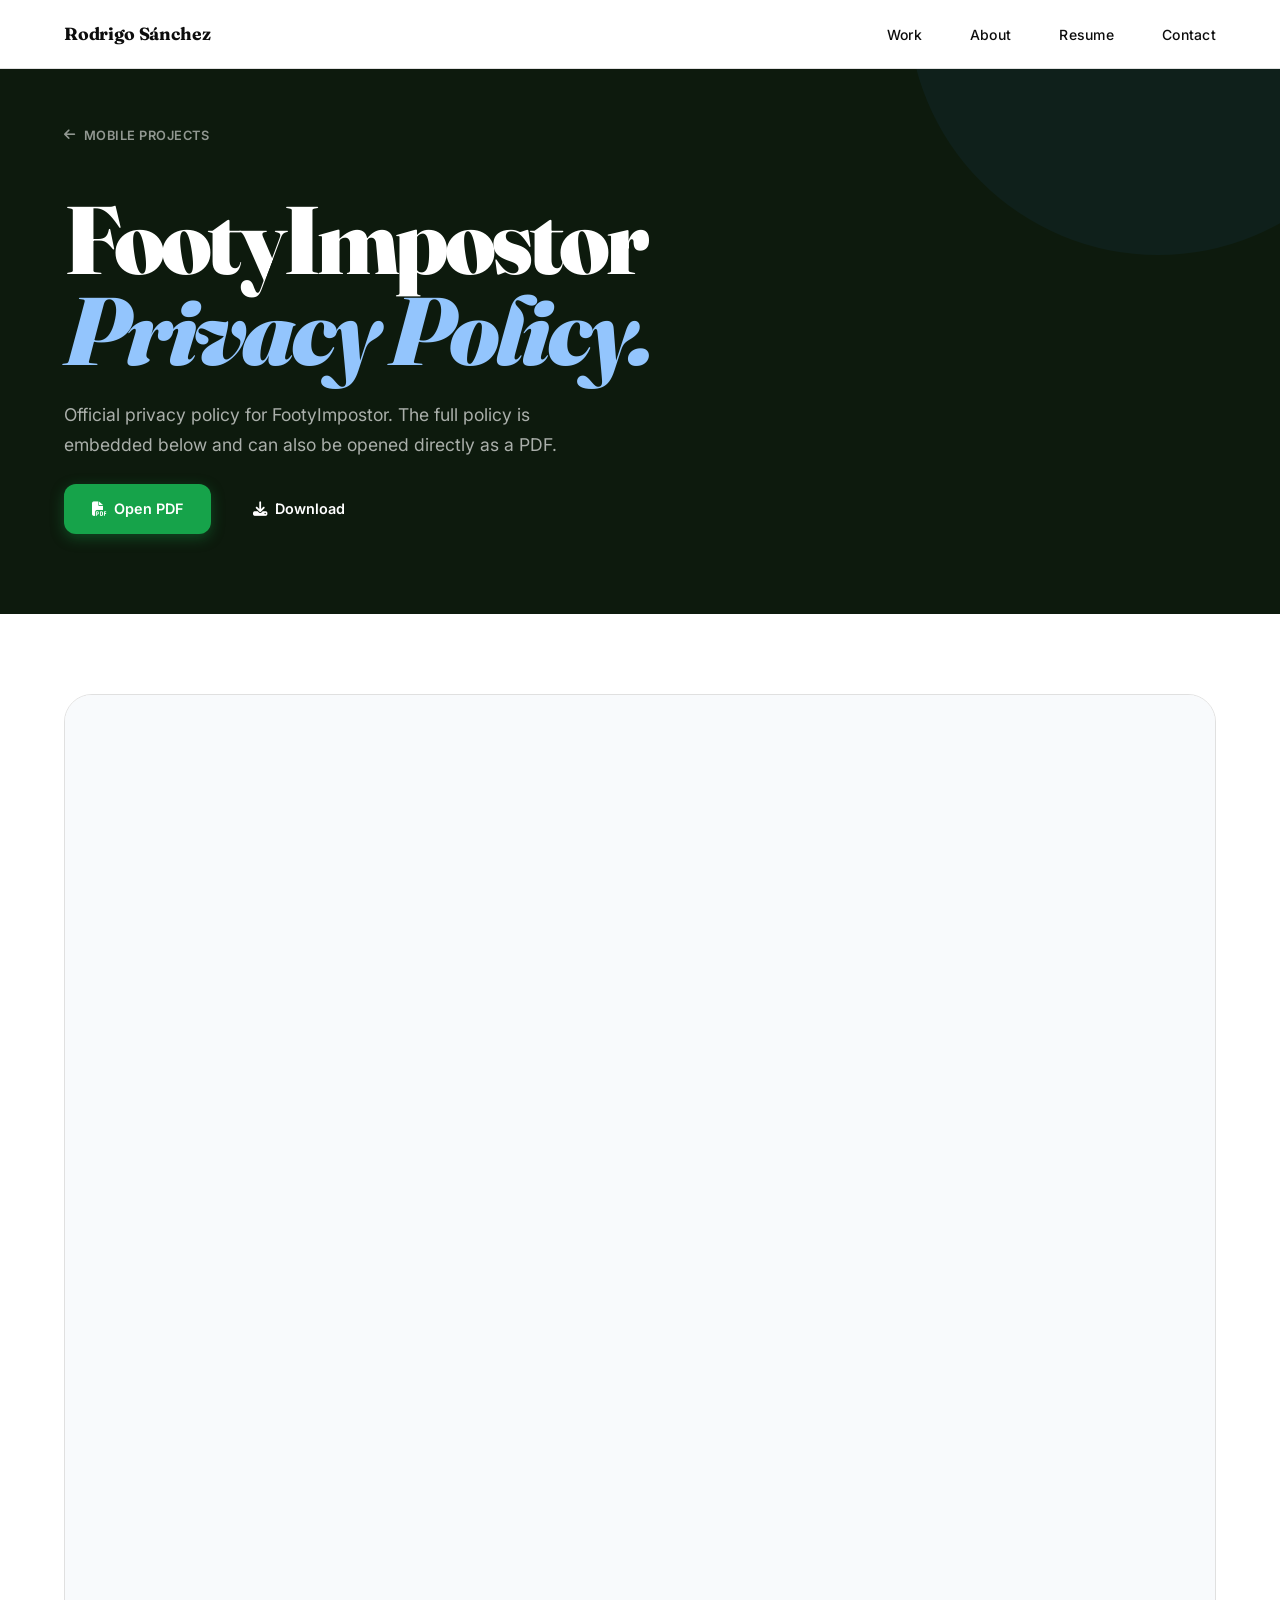
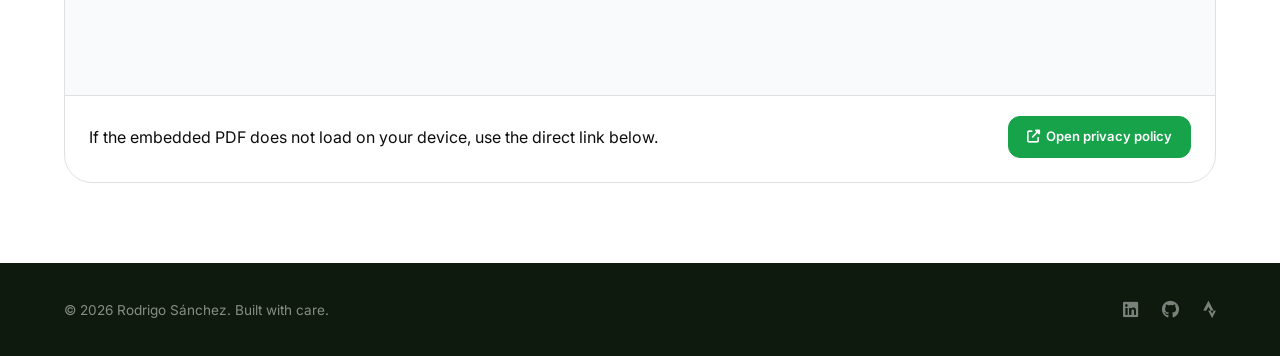
<file: footyimpostor-privacy-policy/index.html>
<!DOCTYPE html>
<html lang="en">
<head>
    <meta charset="UTF-8">
    <meta name="viewport" content="width=device-width, initial-scale=1.0">
    <title>Rodrigo Sánchez — FootyImpostor Privacy Policy</title>
    <link rel="icon" type="image/svg+xml" href="../img/favicon-r.svg">
    <meta name="description" content="FootyImpostor privacy policy by Rodrigo Sánchez.">
    <link href="https://fonts.googleapis.com/css2?family=Fraunces:ital,wght@0,300;0,400;0,700;0,900;1,300;1,700&family=Inter:wght@400;500;600;700;800&display=swap" rel="stylesheet">
    <link rel="stylesheet" href="https://cdnjs.cloudflare.com/ajax/libs/font-awesome/6.4.0/css/all.min.css">
    <link rel="stylesheet" href="../css/styles.css">
</head>
<body>

    <nav class="navbar light-nav" id="navbar">
        <div class="nav-container">
            <div class="nav-logo">
                <a href="../index.html">Rodrigo Sánchez</a>
            </div>
            <div class="nav-menu" id="navMenu">
                <ul class="nav-list">
                    <li><a href="../index.html#work">Work</a></li>
                    <li><a href="../index.html#about">About</a></li>
                    <li><a href="../files/resume.pdf" target="_blank">Resume</a></li>
                    <li><a href="../index.html#contact">Contact</a></li>
                </ul>
            </div>
            <div class="hamburger" id="hamburger">
                <span></span><span></span><span></span>
            </div>
        </div>
    </nav>

    <section class="page-hero mobile-hero">
        <div class="container">
            <a href="../mobile.html" class="page-hero-back">
                <i class="fas fa-arrow-left"></i> Mobile projects
            </a>
            <h1 class="page-hero-title">
                FootyImpostor<br>
                <em>Privacy Policy.</em>
            </h1>
            <p class="page-hero-desc">Official privacy policy for FootyImpostor. The full policy is embedded below and can also be opened directly as a PDF.</p>
            <div class="privacy-actions">
                <a href="../files/footyimpostor-privacy-policy.pdf" target="_blank" class="btn btn-primary">
                    <i class="fas fa-file-pdf"></i> Open PDF
                </a>
                <a href="../files/footyimpostor-privacy-policy.pdf" download class="btn btn-secondary">
                    <i class="fas fa-download"></i> Download
                </a>
            </div>
        </div>
    </section>

    <section class="privacy-page">
        <div class="container">
            <div class="privacy-card">
                <iframe
                    src="../files/footyimpostor-privacy-policy.pdf"
                    title="FootyImpostor privacy policy PDF"
                    class="privacy-frame"></iframe>
                <div class="privacy-fallback">
                    <p>If the embedded PDF does not load on your device, use the direct link below.</p>
                    <a href="../files/footyimpostor-privacy-policy.pdf" target="_blank" class="btn-action primary-action">
                        <i class="fas fa-up-right-from-square"></i> Open privacy policy
                    </a>
                </div>
            </div>
        </div>
    </section>

    <footer class="footer">
        <div class="container">
            <div class="footer-content">
                <p>© 2026 Rodrigo Sánchez. Built with care.</p>
                <div class="footer-socials">
                    <a href="https://www.linkedin.com/in/rodrigo-sanchez-yuste/" target="_blank"><i class="fab fa-linkedin"></i></a>
                    <a href="https://github.com/rodrisy" target="_blank"><i class="fab fa-github"></i></a>
                    <a href="https://www.strava.com/athletes/40884787" target="_blank"><i class="fab fa-strava"></i></a>
                </div>
            </div>
        </div>
    </footer>

    <script src="../js/main.js"></script>
</body>
</html>
</file>
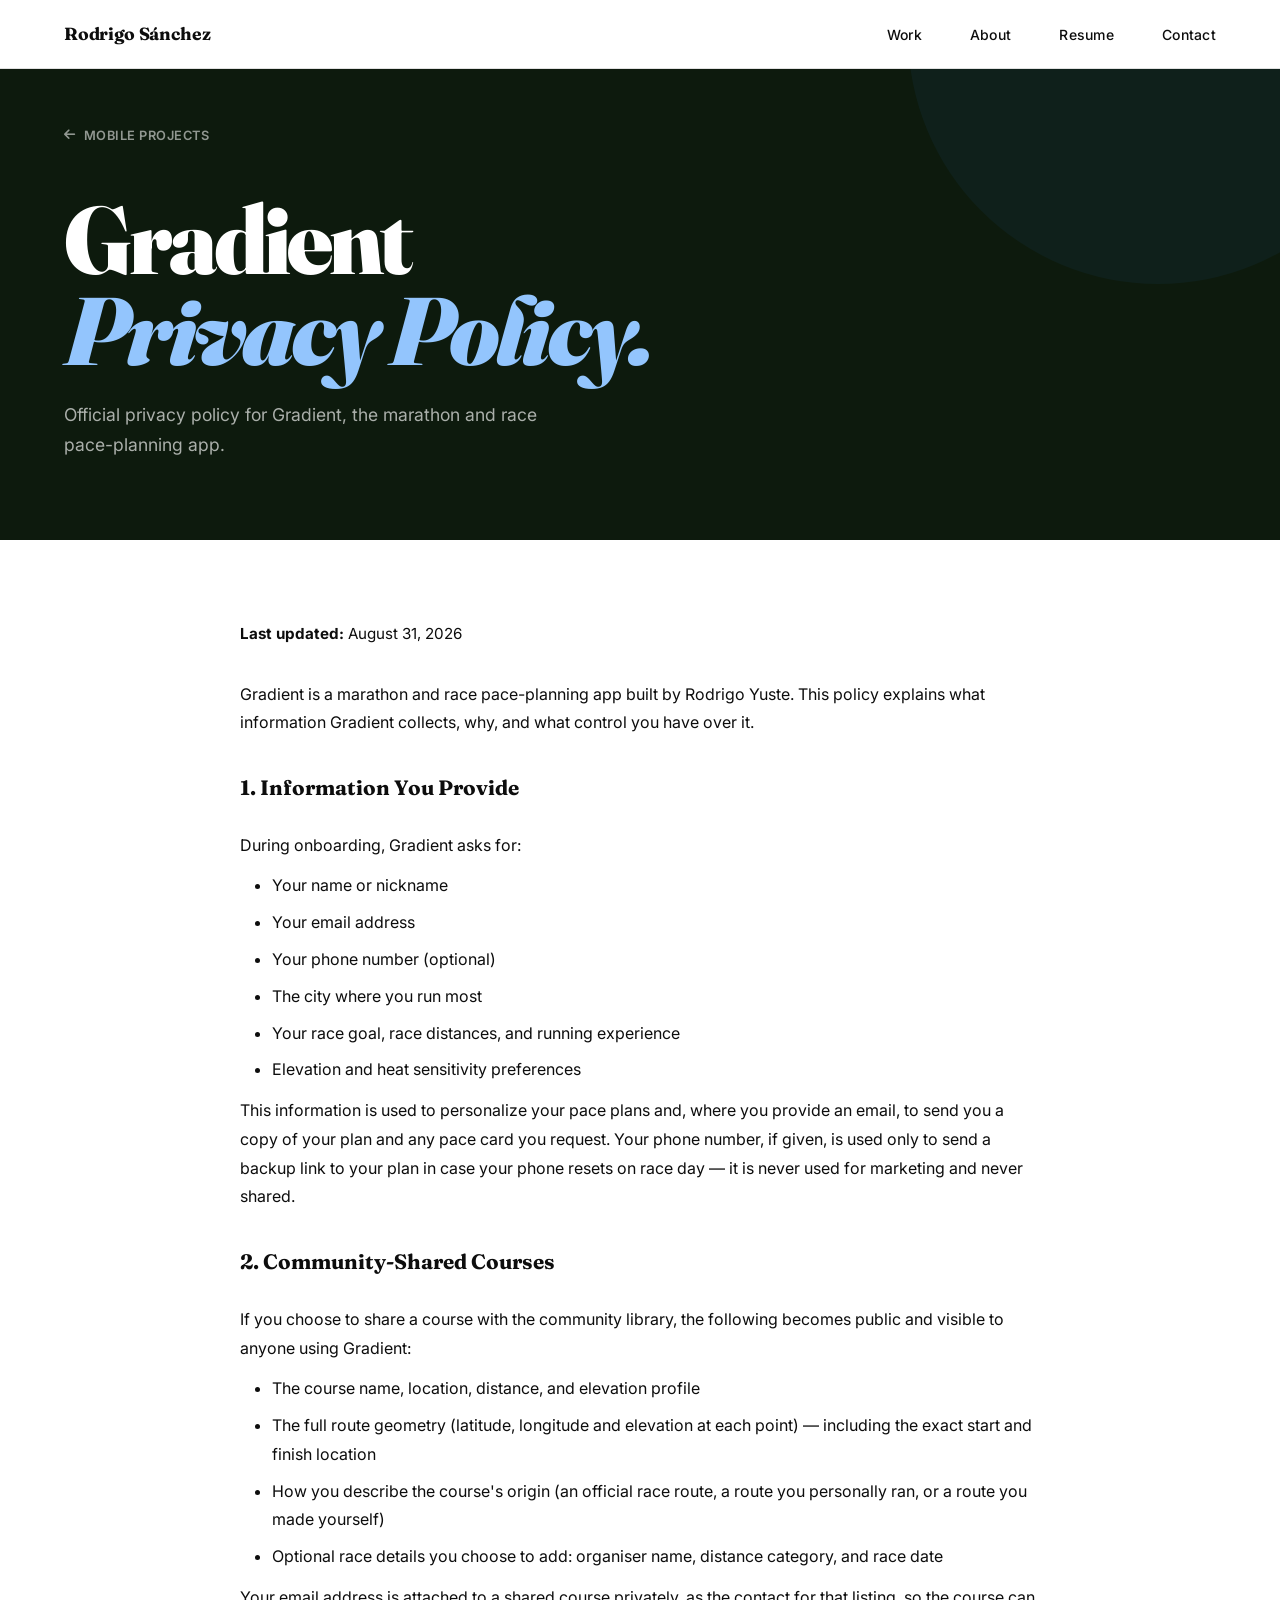
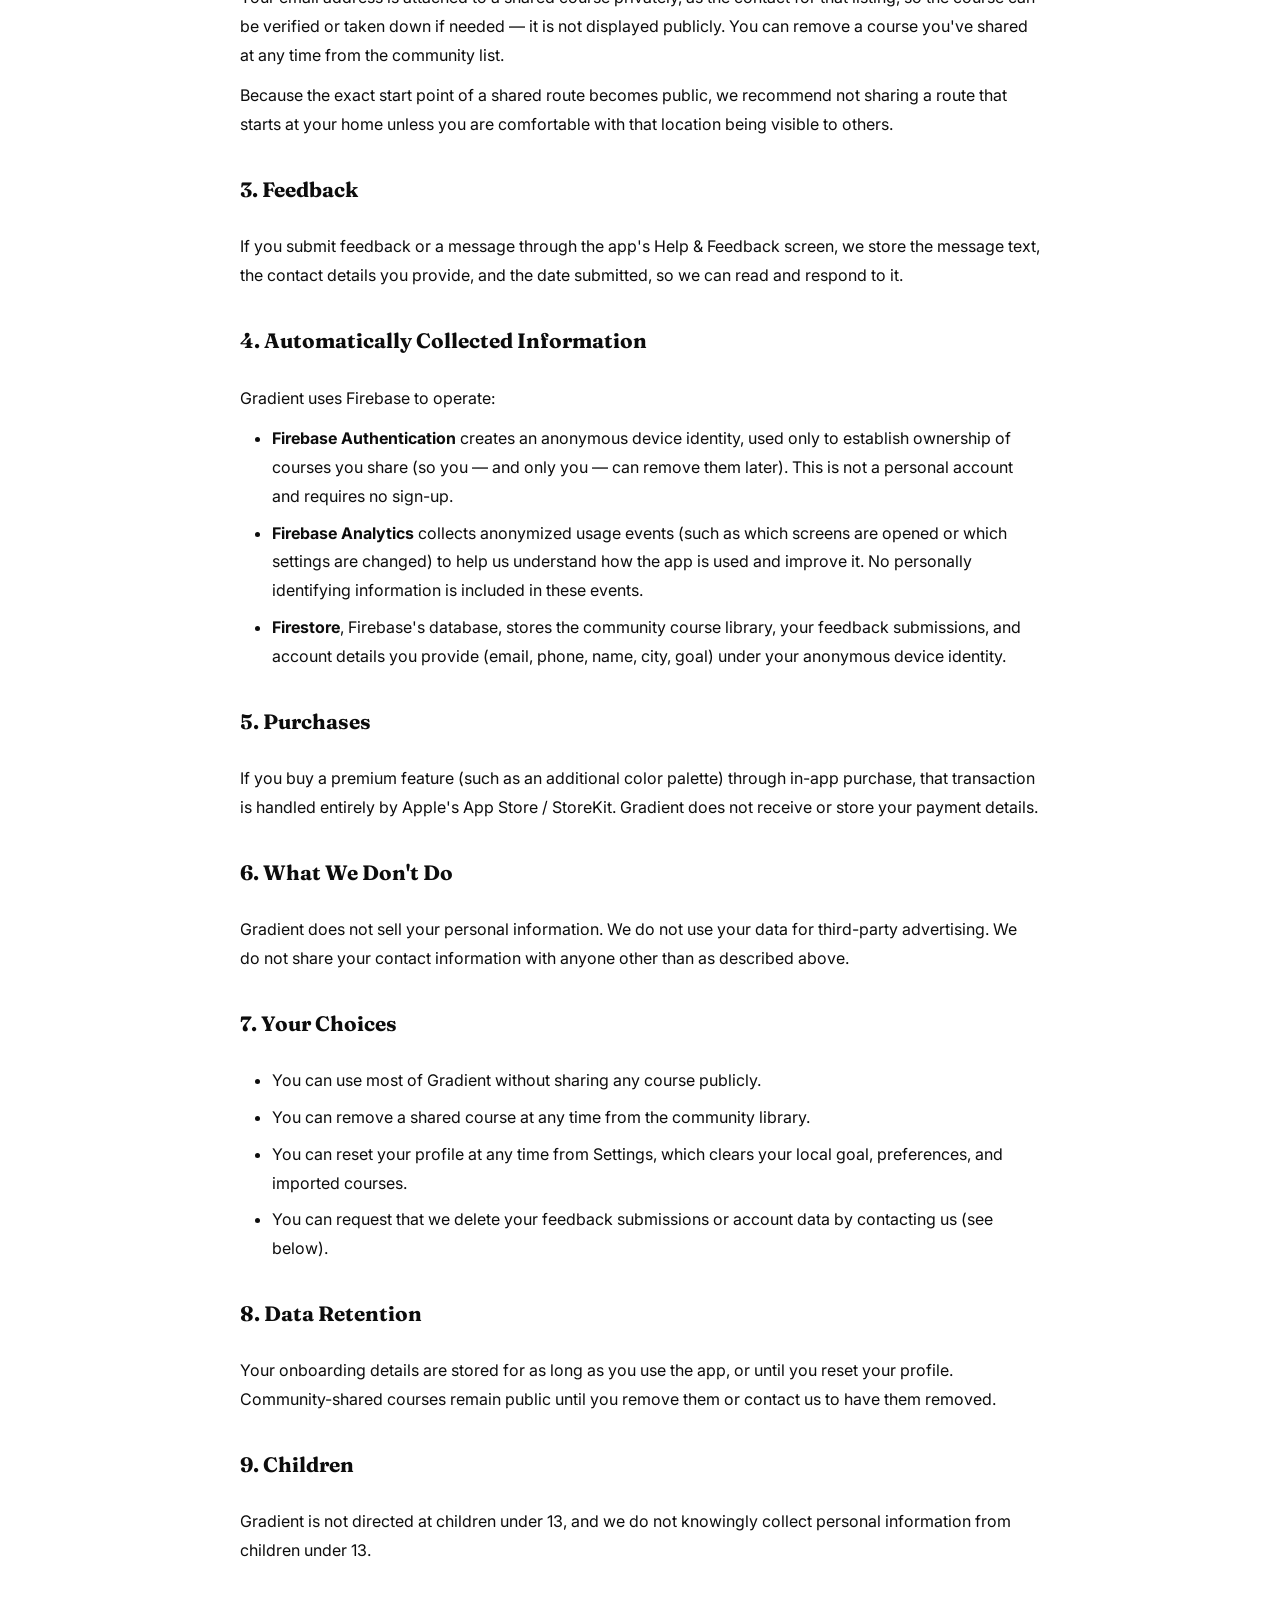
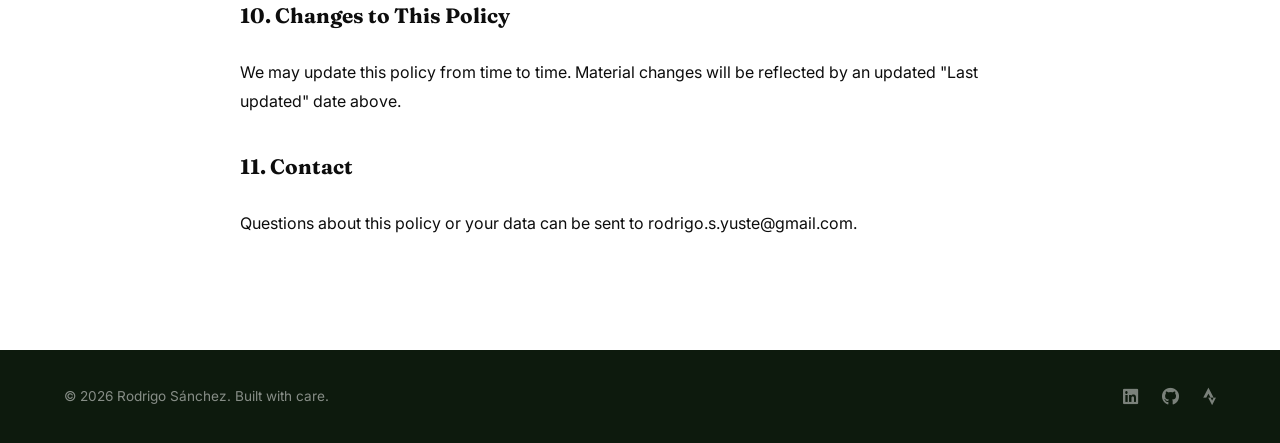
<file: gradient-privacy-policy/index.html>
<!DOCTYPE html>
<html lang="en">
<head>
    <meta charset="UTF-8">
    <meta name="viewport" content="width=device-width, initial-scale=1.0">
    <title>Rodrigo Sánchez — Gradient Privacy Policy</title>
    <link rel="icon" type="image/svg+xml" href="../img/favicon-r.svg">
    <meta name="description" content="Gradient privacy policy by Rodrigo Sánchez.">
    <link href="https://fonts.googleapis.com/css2?family=Fraunces:ital,wght@0,300;0,400;0,700;0,900;1,300;1,700&family=Inter:wght@400;500;600;700;800&display=swap" rel="stylesheet">
    <link rel="stylesheet" href="https://cdnjs.cloudflare.com/ajax/libs/font-awesome/6.4.0/css/all.min.css">
    <link rel="stylesheet" href="../css/styles.css">
    <style>
        .legal-content {
            max-width: 800px;
            margin: 0 auto;
            line-height: 1.8;
            color: var(--text-color);
        }

        .legal-section {
            margin-bottom: 2rem;
        }

        .legal-section h2 {
            font-family: "Fraunces", serif;
            font-size: 1.3rem;
            font-weight: 700;
            margin-bottom: 1rem;
            color: var(--primary-color);
            border-bottom: 1px solid var(--border-color);
            padding-bottom: 0.5rem;
        }

        .legal-section p {
            margin-bottom: 0.75rem;
        }

        .legal-section ul {
            margin-left: 2rem;
            margin-bottom: 0.75rem;
        }

        .legal-section li {
            margin-bottom: 0.5rem;
        }

        .legal-section a {
            color: var(--accent-color);
            text-decoration: none;
            border-bottom: 1px solid var(--accent-color);
        }

        .legal-section a:hover {
            opacity: 0.8;
        }

        .update-date {
            color: var(--text-muted);
            font-size: 0.95rem;
            margin-bottom: 2rem;
        }
    </style>
</head>
<body>

    <nav class="navbar light-nav" id="navbar">
        <div class="nav-container">
            <div class="nav-logo">
                <a href="../index.html">Rodrigo Sánchez</a>
            </div>
            <div class="nav-menu" id="navMenu">
                <ul class="nav-list">
                    <li><a href="../index.html#work">Work</a></li>
                    <li><a href="../index.html#about">About</a></li>
                    <li><a href="../files/resume.pdf" target="_blank">Resume</a></li>
                    <li><a href="../index.html#contact">Contact</a></li>
                </ul>
            </div>
            <div class="hamburger" id="hamburger">
                <span></span><span></span><span></span>
            </div>
        </div>
    </nav>

    <section class="page-hero mobile-hero">
        <div class="container">
            <a href="../mobile.html" class="page-hero-back">
                <i class="fas fa-arrow-left"></i> Mobile projects
            </a>
            <h1 class="page-hero-title">
                Gradient<br>
                <em>Privacy Policy.</em>
            </h1>
            <p class="page-hero-desc">Official privacy policy for Gradient, the marathon and race pace-planning app.</p>
        </div>
    </section>

    <section class="privacy-page">
        <div class="container">
            <div class="legal-content">
                <div class="update-date">
                    <strong>Last updated:</strong> August 31, 2026
                </div>

                <p style="margin-bottom: 2rem;">Gradient is a marathon and race pace-planning app built by Rodrigo Yuste. This policy explains what information Gradient collects, why, and what control you have over it.</p>

                <div class="legal-section">
                    <h2>1. Information You Provide</h2>
                    <p>During onboarding, Gradient asks for:</p>
                    <ul>
                        <li>Your name or nickname</li>
                        <li>Your email address</li>
                        <li>Your phone number (optional)</li>
                        <li>The city where you run most</li>
                        <li>Your race goal, race distances, and running experience</li>
                        <li>Elevation and heat sensitivity preferences</li>
                    </ul>
                    <p>This information is used to personalize your pace plans and, where you provide an email, to send you a copy of your plan and any pace card you request. Your phone number, if given, is used only to send a backup link to your plan in case your phone resets on race day — it is never used for marketing and never shared.</p>
                </div>

                <div class="legal-section">
                    <h2>2. Community-Shared Courses</h2>
                    <p>If you choose to share a course with the community library, the following becomes public and visible to anyone using Gradient:</p>
                    <ul>
                        <li>The course name, location, distance, and elevation profile</li>
                        <li>The full route geometry (latitude, longitude and elevation at each point) — including the exact start and finish location</li>
                        <li>How you describe the course's origin (an official race route, a route you personally ran, or a route you made yourself)</li>
                        <li>Optional race details you choose to add: organiser name, distance category, and race date</li>
                    </ul>
                    <p>Your email address is attached to a shared course privately, as the contact for that listing, so the course can be verified or taken down if needed — it is not displayed publicly. You can remove a course you've shared at any time from the community list.</p>
                    <p>Because the exact start point of a shared route becomes public, we recommend not sharing a route that starts at your home unless you are comfortable with that location being visible to others.</p>
                </div>

                <div class="legal-section">
                    <h2>3. Feedback</h2>
                    <p>If you submit feedback or a message through the app's Help & Feedback screen, we store the message text, the contact details you provide, and the date submitted, so we can read and respond to it.</p>
                </div>

                <div class="legal-section">
                    <h2>4. Automatically Collected Information</h2>
                    <p>Gradient uses Firebase to operate:</p>
                    <ul>
                        <li><strong>Firebase Authentication</strong> creates an anonymous device identity, used only to establish ownership of courses you share (so you — and only you — can remove them later). This is not a personal account and requires no sign-up.</li>
                        <li><strong>Firebase Analytics</strong> collects anonymized usage events (such as which screens are opened or which settings are changed) to help us understand how the app is used and improve it. No personally identifying information is included in these events.</li>
                        <li><strong>Firestore</strong>, Firebase's database, stores the community course library, your feedback submissions, and account details you provide (email, phone, name, city, goal) under your anonymous device identity.</li>
                    </ul>
                </div>

                <div class="legal-section">
                    <h2>5. Purchases</h2>
                    <p>If you buy a premium feature (such as an additional color palette) through in-app purchase, that transaction is handled entirely by Apple's App Store / StoreKit. Gradient does not receive or store your payment details.</p>
                </div>

                <div class="legal-section">
                    <h2>6. What We Don't Do</h2>
                    <p>Gradient does not sell your personal information. We do not use your data for third-party advertising. We do not share your contact information with anyone other than as described above.</p>
                </div>

                <div class="legal-section">
                    <h2>7. Your Choices</h2>
                    <ul>
                        <li>You can use most of Gradient without sharing any course publicly.</li>
                        <li>You can remove a shared course at any time from the community library.</li>
                        <li>You can reset your profile at any time from Settings, which clears your local goal, preferences, and imported courses.</li>
                        <li>You can request that we delete your feedback submissions or account data by contacting us (see below).</li>
                    </ul>
                </div>

                <div class="legal-section">
                    <h2>8. Data Retention</h2>
                    <p>Your onboarding details are stored for as long as you use the app, or until you reset your profile. Community-shared courses remain public until you remove them or contact us to have them removed.</p>
                </div>

                <div class="legal-section">
                    <h2>9. Children</h2>
                    <p>Gradient is not directed at children under 13, and we do not knowingly collect personal information from children under 13.</p>
                </div>

                <div class="legal-section">
                    <h2>10. Changes to This Policy</h2>
                    <p>We may update this policy from time to time. Material changes will be reflected by an updated "Last updated" date above.</p>
                </div>

                <div class="legal-section">
                    <h2>11. Contact</h2>
                    <p>Questions about this policy or your data can be sent to <a href="mailto:rodrigo.s.yuste@gmail.com">rodrigo.s.yuste@gmail.com</a>.</p>
                </div>
            </div>
        </div>
    </section>

    <footer class="footer">
        <div class="container">
            <div class="footer-content">
                <p>© 2026 Rodrigo Sánchez. Built with care.</p>
                <div class="footer-socials">
                    <a href="https://www.linkedin.com/in/rodrigo-sanchez-yuste/" target="_blank"><i class="fab fa-linkedin"></i></a>
                    <a href="https://github.com/rodrisy" target="_blank"><i class="fab fa-github"></i></a>
                    <a href="https://www.strava.com/athletes/40884787" target="_blank"><i class="fab fa-strava"></i></a>
                </div>
            </div>
        </div>
    </footer>

    <script src="../js/main.js"></script>
</body>
</html>
</file>
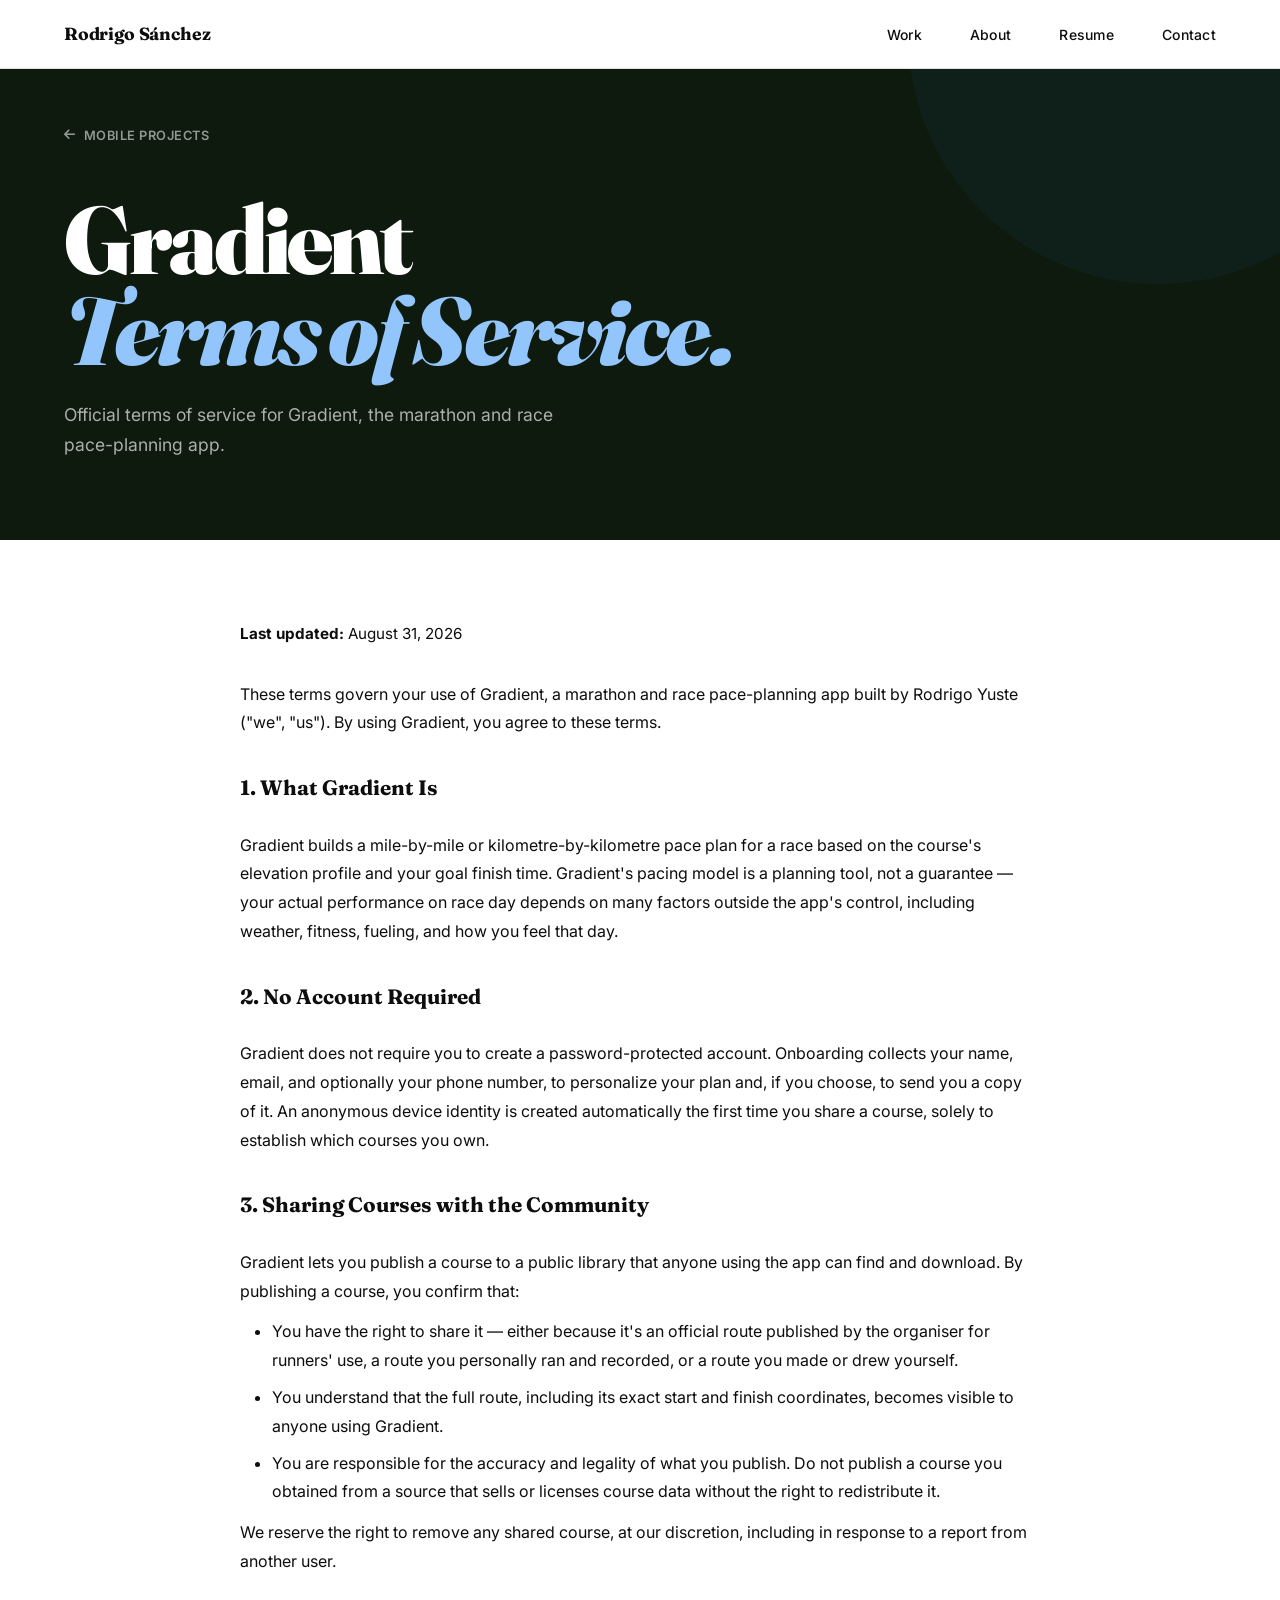
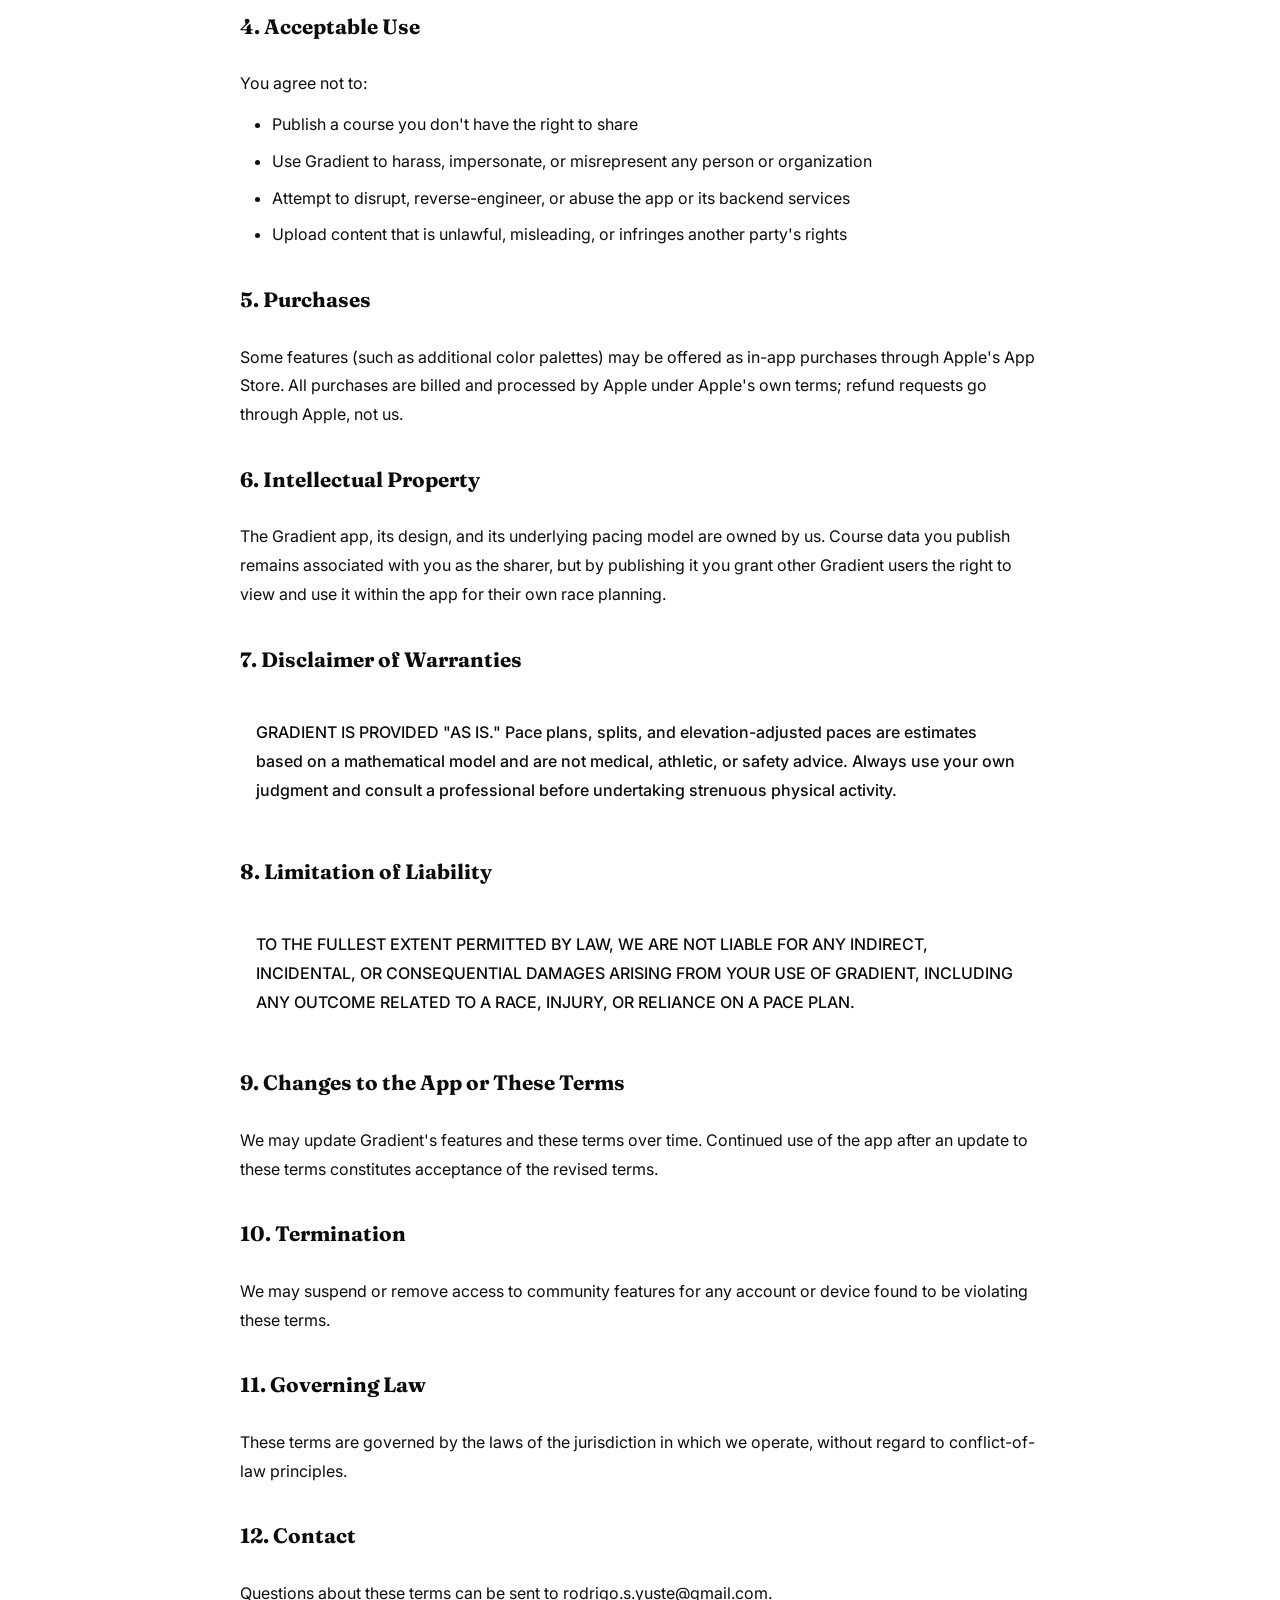
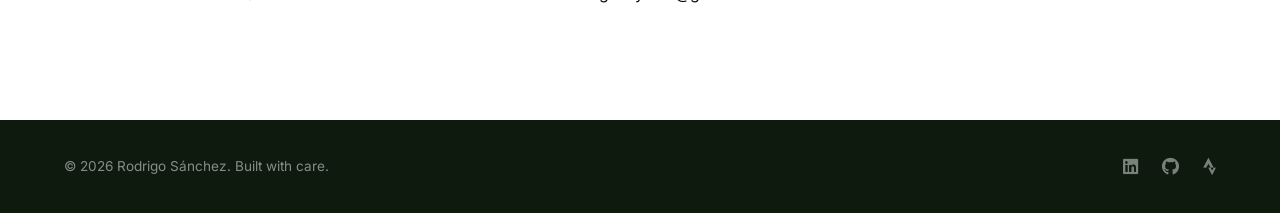
<file: gradient-terms-conditions/index.html>
<!DOCTYPE html>
<html lang="en">
<head>
    <meta charset="UTF-8">
    <meta name="viewport" content="width=device-width, initial-scale=1.0">
    <title>Rodrigo Sánchez — Gradient Terms of Service</title>
    <link rel="icon" type="image/svg+xml" href="../img/favicon-r.svg">
    <meta name="description" content="Gradient terms of service by Rodrigo Sánchez.">
    <link href="https://fonts.googleapis.com/css2?family=Fraunces:ital,wght@0,300;0,400;0,700;0,900;1,300;1,700&family=Inter:wght@400;500;600;700;800&display=swap" rel="stylesheet">
    <link rel="stylesheet" href="https://cdnjs.cloudflare.com/ajax/libs/font-awesome/6.4.0/css/all.min.css">
    <link rel="stylesheet" href="../css/styles.css">
    <style>
        .legal-content {
            max-width: 800px;
            margin: 0 auto;
            line-height: 1.8;
            color: var(--text-color);
        }

        .legal-section {
            margin-bottom: 2rem;
        }

        .legal-section h2 {
            font-family: "Fraunces", serif;
            font-size: 1.3rem;
            font-weight: 700;
            margin-bottom: 1rem;
            color: var(--primary-color);
            border-bottom: 1px solid var(--border-color);
            padding-bottom: 0.5rem;
        }

        .legal-section p {
            margin-bottom: 0.75rem;
        }

        .legal-section ul {
            margin-left: 2rem;
            margin-bottom: 0.75rem;
        }

        .legal-section li {
            margin-bottom: 0.5rem;
        }

        .legal-section a {
            color: var(--accent-color);
            text-decoration: none;
            border-bottom: 1px solid var(--accent-color);
        }

        .legal-section a:hover {
            opacity: 0.8;
        }

        .update-date {
            color: var(--text-muted);
            font-size: 0.95rem;
            margin-bottom: 2rem;
        }

        .highlight-box {
            background-color: var(--bg-highlight);
            padding: 1rem;
            border-left: 4px solid var(--primary-color);
            margin: 1rem 0;
            border-radius: 4px;
        }

        .highlight-box p {
            margin-bottom: 0;
            font-weight: 500;
        }
    </style>
</head>
<body>

    <nav class="navbar light-nav" id="navbar">
        <div class="nav-container">
            <div class="nav-logo">
                <a href="../index.html">Rodrigo Sánchez</a>
            </div>
            <div class="nav-menu" id="navMenu">
                <ul class="nav-list">
                    <li><a href="../index.html#work">Work</a></li>
                    <li><a href="../index.html#about">About</a></li>
                    <li><a href="../files/resume.pdf" target="_blank">Resume</a></li>
                    <li><a href="../index.html#contact">Contact</a></li>
                </ul>
            </div>
            <div class="hamburger" id="hamburger">
                <span></span><span></span><span></span>
            </div>
        </div>
    </nav>

    <section class="page-hero mobile-hero">
        <div class="container">
            <a href="../mobile.html" class="page-hero-back">
                <i class="fas fa-arrow-left"></i> Mobile projects
            </a>
            <h1 class="page-hero-title">
                Gradient<br>
                <em>Terms of Service.</em>
            </h1>
            <p class="page-hero-desc">Official terms of service for Gradient, the marathon and race pace-planning app.</p>
        </div>
    </section>

    <section class="privacy-page">
        <div class="container">
            <div class="legal-content">
                <div class="update-date">
                    <strong>Last updated:</strong> August 31, 2026
                </div>

                <p style="margin-bottom: 2rem;">These terms govern your use of Gradient, a marathon and race pace-planning app built by Rodrigo Yuste ("we", "us"). By using Gradient, you agree to these terms.</p>

                <div class="legal-section">
                    <h2>1. What Gradient Is</h2>
                    <p>Gradient builds a mile-by-mile or kilometre-by-kilometre pace plan for a race based on the course's elevation profile and your goal finish time. Gradient's pacing model is a planning tool, not a guarantee — your actual performance on race day depends on many factors outside the app's control, including weather, fitness, fueling, and how you feel that day.</p>
                </div>

                <div class="legal-section">
                    <h2>2. No Account Required</h2>
                    <p>Gradient does not require you to create a password-protected account. Onboarding collects your name, email, and optionally your phone number, to personalize your plan and, if you choose, to send you a copy of it. An anonymous device identity is created automatically the first time you share a course, solely to establish which courses you own.</p>
                </div>

                <div class="legal-section">
                    <h2>3. Sharing Courses with the Community</h2>
                    <p>Gradient lets you publish a course to a public library that anyone using the app can find and download. By publishing a course, you confirm that:</p>
                    <ul>
                        <li>You have the right to share it — either because it's an official route published by the organiser for runners' use, a route you personally ran and recorded, or a route you made or drew yourself.</li>
                        <li>You understand that the full route, including its exact start and finish coordinates, becomes visible to anyone using Gradient.</li>
                        <li>You are responsible for the accuracy and legality of what you publish. Do not publish a course you obtained from a source that sells or licenses course data without the right to redistribute it.</li>
                    </ul>
                    <p>We reserve the right to remove any shared course, at our discretion, including in response to a report from another user.</p>
                </div>

                <div class="legal-section">
                    <h2>4. Acceptable Use</h2>
                    <p>You agree not to:</p>
                    <ul>
                        <li>Publish a course you don't have the right to share</li>
                        <li>Use Gradient to harass, impersonate, or misrepresent any person or organization</li>
                        <li>Attempt to disrupt, reverse-engineer, or abuse the app or its backend services</li>
                        <li>Upload content that is unlawful, misleading, or infringes another party's rights</li>
                    </ul>
                </div>

                <div class="legal-section">
                    <h2>5. Purchases</h2>
                    <p>Some features (such as additional color palettes) may be offered as in-app purchases through Apple's App Store. All purchases are billed and processed by Apple under Apple's own terms; refund requests go through Apple, not us.</p>
                </div>

                <div class="legal-section">
                    <h2>6. Intellectual Property</h2>
                    <p>The Gradient app, its design, and its underlying pacing model are owned by us. Course data you publish remains associated with you as the sharer, but by publishing it you grant other Gradient users the right to view and use it within the app for their own race planning.</p>
                </div>

                <div class="legal-section">
                    <h2>7. Disclaimer of Warranties</h2>
                    <div class="highlight-box">
                        <p>GRADIENT IS PROVIDED "AS IS." Pace plans, splits, and elevation-adjusted paces are estimates based on a mathematical model and are not medical, athletic, or safety advice. Always use your own judgment and consult a professional before undertaking strenuous physical activity.</p>
                    </div>
                </div>

                <div class="legal-section">
                    <h2>8. Limitation of Liability</h2>
                    <div class="highlight-box">
                        <p>TO THE FULLEST EXTENT PERMITTED BY LAW, WE ARE NOT LIABLE FOR ANY INDIRECT, INCIDENTAL, OR CONSEQUENTIAL DAMAGES ARISING FROM YOUR USE OF GRADIENT, INCLUDING ANY OUTCOME RELATED TO A RACE, INJURY, OR RELIANCE ON A PACE PLAN.</p>
                    </div>
                </div>

                <div class="legal-section">
                    <h2>9. Changes to the App or These Terms</h2>
                    <p>We may update Gradient's features and these terms over time. Continued use of the app after an update to these terms constitutes acceptance of the revised terms.</p>
                </div>

                <div class="legal-section">
                    <h2>10. Termination</h2>
                    <p>We may suspend or remove access to community features for any account or device found to be violating these terms.</p>
                </div>

                <div class="legal-section">
                    <h2>11. Governing Law</h2>
                    <p>These terms are governed by the laws of the jurisdiction in which we operate, without regard to conflict-of-law principles.</p>
                </div>

                <div class="legal-section">
                    <h2>12. Contact</h2>
                    <p>Questions about these terms can be sent to <a href="mailto:rodrigo.s.yuste@gmail.com">rodrigo.s.yuste@gmail.com</a>.</p>
                </div>
            </div>
        </div>
    </section>

    <footer class="footer">
        <div class="container">
            <div class="footer-content">
                <p>© 2026 Rodrigo Sánchez. Built with care.</p>
                <div class="footer-socials">
                    <a href="https://www.linkedin.com/in/rodrigo-sanchez-yuste/" target="_blank"><i class="fab fa-linkedin"></i></a>
                    <a href="https://github.com/rodrisy" target="_blank"><i class="fab fa-github"></i></a>
                    <a href="https://www.strava.com/athletes/40884787" target="_blank"><i class="fab fa-strava"></i></a>
                </div>
            </div>
        </div>
    </footer>

    <script src="../js/main.js"></script>
</body>
</html>
</file>
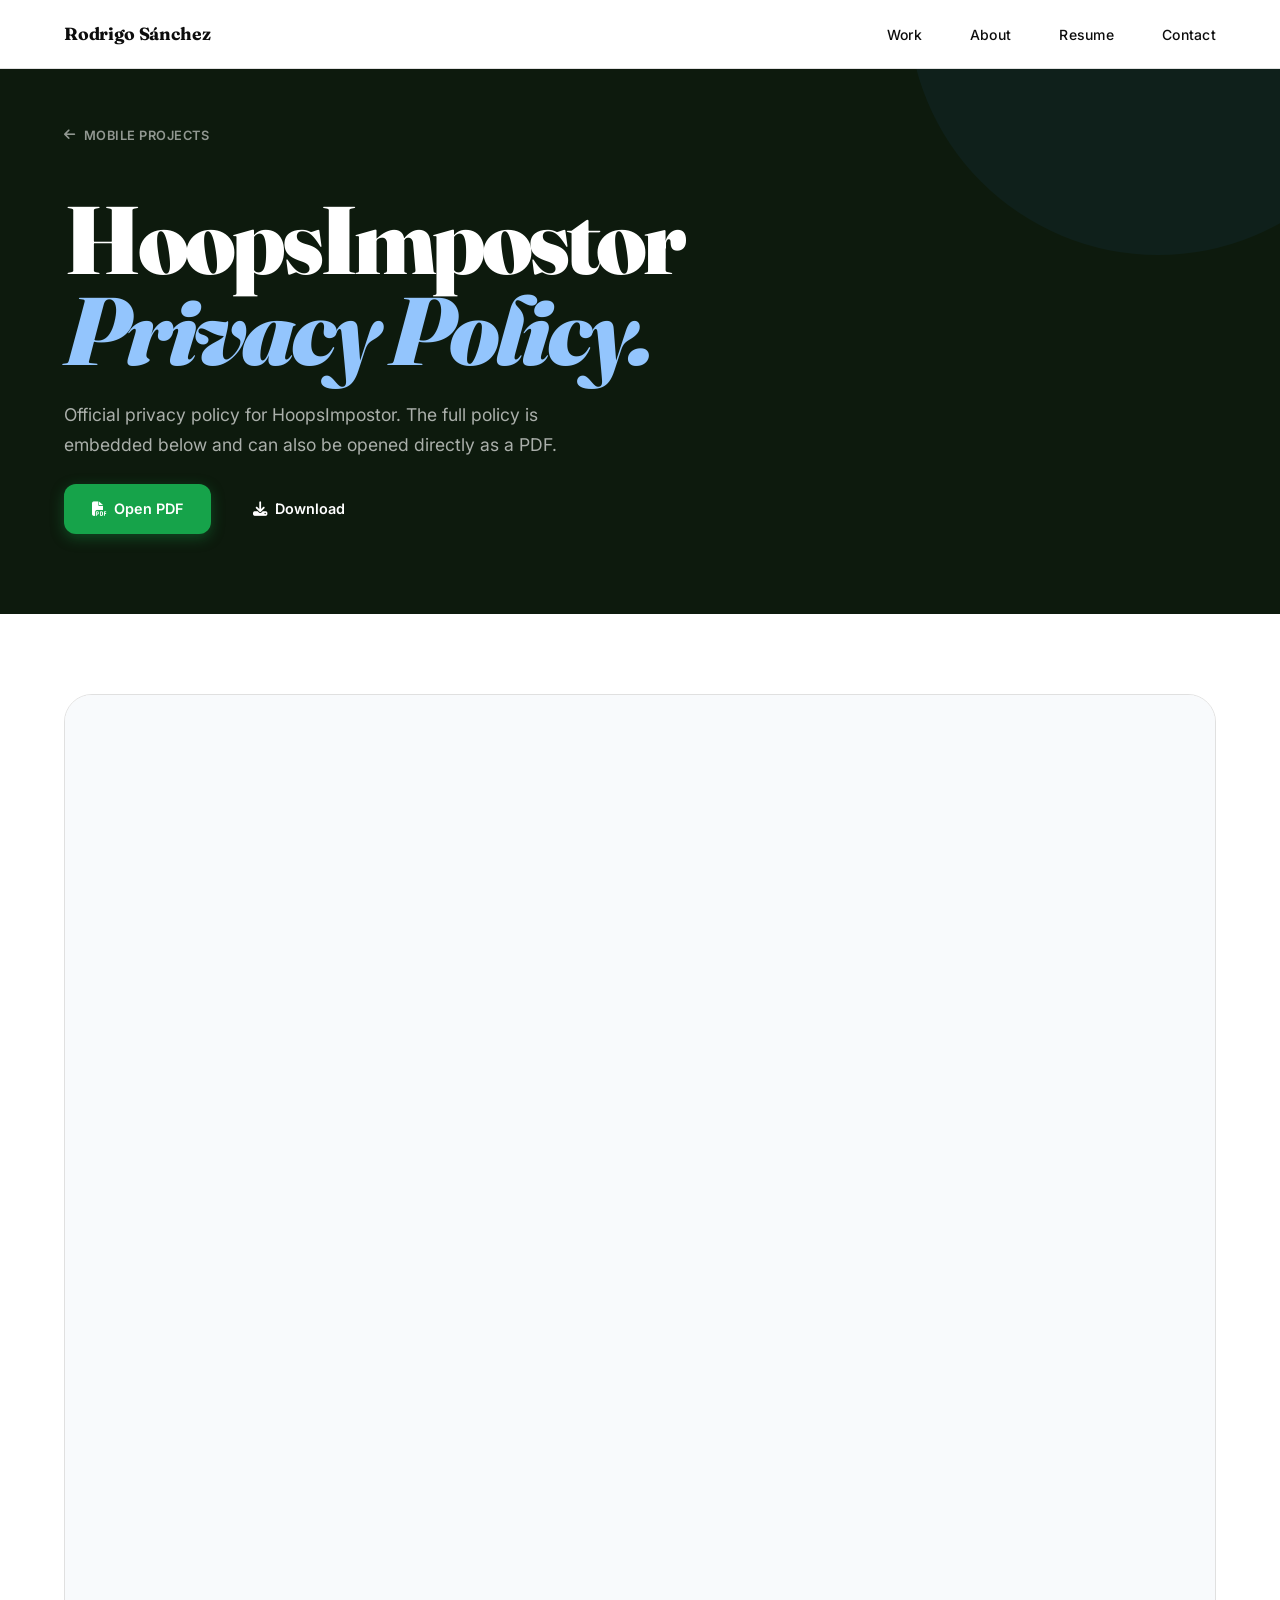
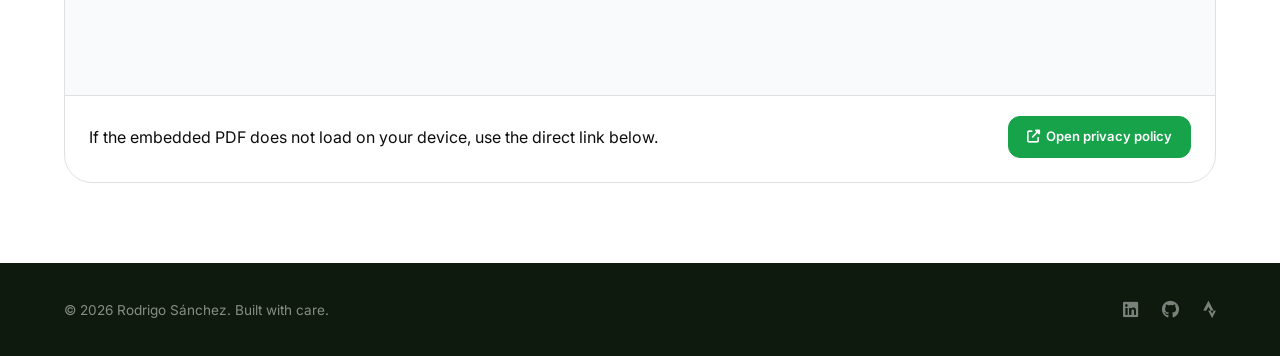
<file: hoopsimpostor-privacy-policy/index.html>
<!DOCTYPE html>
<html lang="en">
<head>
    <meta charset="UTF-8">
    <meta name="viewport" content="width=device-width, initial-scale=1.0">
    <title>Rodrigo Sánchez — HoopsImpostor Privacy Policy</title>
    <link rel="icon" type="image/svg+xml" href="../img/favicon-r.svg">
    <meta name="description" content="HoopsImpostor privacy policy by Rodrigo Sánchez.">
    <link href="https://fonts.googleapis.com/css2?family=Fraunces:ital,wght@0,300;0,400;0,700;0,900;1,300;1,700&family=Inter:wght@400;500;600;700;800&display=swap" rel="stylesheet">
    <link rel="stylesheet" href="https://cdnjs.cloudflare.com/ajax/libs/font-awesome/6.4.0/css/all.min.css">
    <link rel="stylesheet" href="../css/styles.css">
</head>
<body>

    <nav class="navbar light-nav" id="navbar">
        <div class="nav-container">
            <div class="nav-logo">
                <a href="../index.html">Rodrigo Sánchez</a>
            </div>
            <div class="nav-menu" id="navMenu">
                <ul class="nav-list">
                    <li><a href="../index.html#work">Work</a></li>
                    <li><a href="../index.html#about">About</a></li>
                    <li><a href="../files/resume.pdf" target="_blank">Resume</a></li>
                    <li><a href="../index.html#contact">Contact</a></li>
                </ul>
            </div>
            <div class="hamburger" id="hamburger">
                <span></span><span></span><span></span>
            </div>
        </div>
    </nav>

    <section class="page-hero mobile-hero">
        <div class="container">
            <a href="../mobile.html" class="page-hero-back">
                <i class="fas fa-arrow-left"></i> Mobile projects
            </a>
            <h1 class="page-hero-title">
                HoopsImpostor<br>
                <em>Privacy Policy.</em>
            </h1>
            <p class="page-hero-desc">Official privacy policy for HoopsImpostor. The full policy is embedded below and can also be opened directly as a PDF.</p>
            <div class="privacy-actions">
                <a href="../files/footyimpostor-privacy-policy.pdf" target="_blank" class="btn btn-primary">
                    <i class="fas fa-file-pdf"></i> Open PDF
                </a>
                <a href="../files/footyimpostor-privacy-policy.pdf" download class="btn btn-secondary">
                    <i class="fas fa-download"></i> Download
                </a>
            </div>
        </div>
    </section>

    <section class="privacy-page">
        <div class="container">
            <div class="privacy-card">
                <iframe
                    src="../files/footyimpostor-privacy-policy.pdf"
                    title="HoopsImpostor privacy policy PDF"
                    class="privacy-frame"></iframe>
                <div class="privacy-fallback">
                    <p>If the embedded PDF does not load on your device, use the direct link below.</p>
                    <a href="../files/footyimpostor-privacy-policy.pdf" target="_blank" class="btn-action primary-action">
                        <i class="fas fa-up-right-from-square"></i> Open privacy policy
                    </a>
                </div>
            </div>
        </div>
    </section>

    <footer class="footer">
        <div class="container">
            <div class="footer-content">
                <p>© 2026 Rodrigo Sánchez. Built with care.</p>
                <div class="footer-socials">
                    <a href="https://www.linkedin.com/in/rodrigo-sanchez-yuste/" target="_blank"><i class="fab fa-linkedin"></i></a>
                    <a href="https://github.com/rodrisy" target="_blank"><i class="fab fa-github"></i></a>
                    <a href="https://www.strava.com/athletes/40884787" target="_blank"><i class="fab fa-strava"></i></a>
                </div>
            </div>
        </div>
    </footer>

    <script src="../js/main.js"></script>
</body>
</html>
</file>
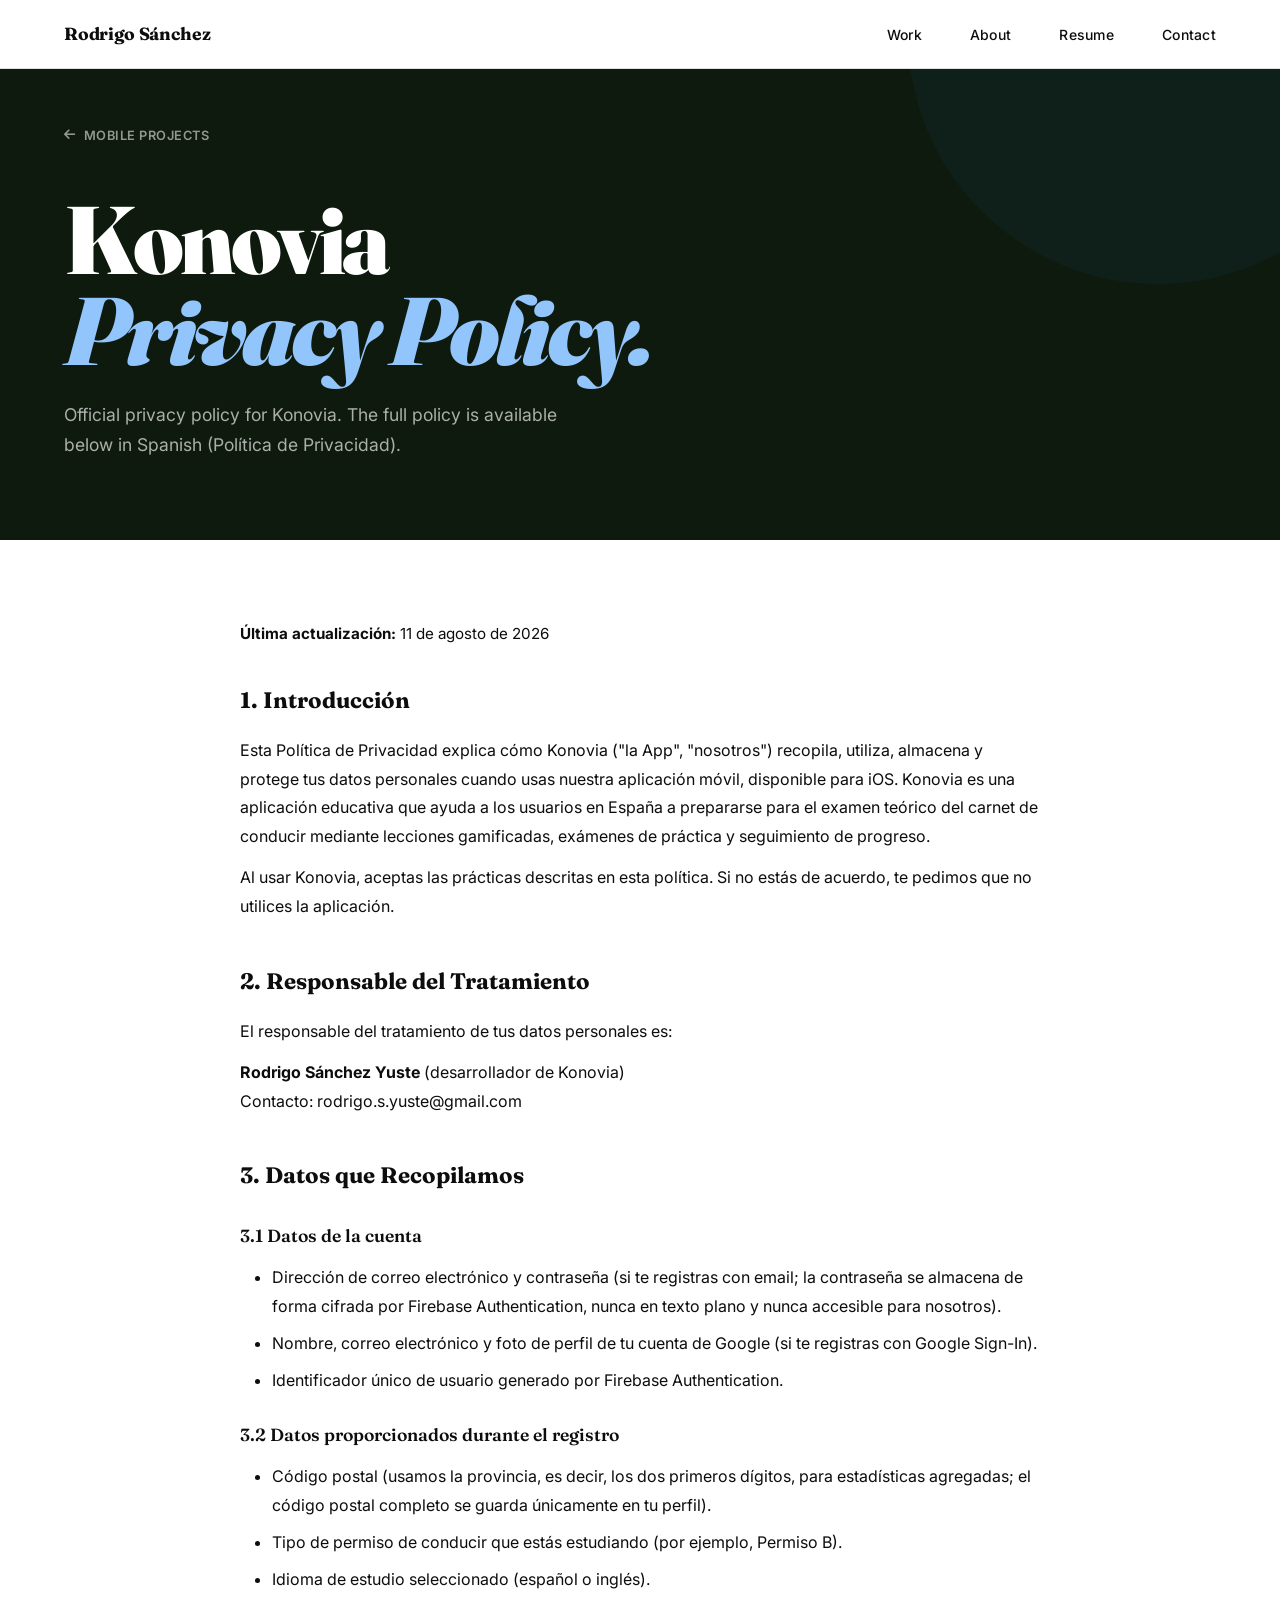
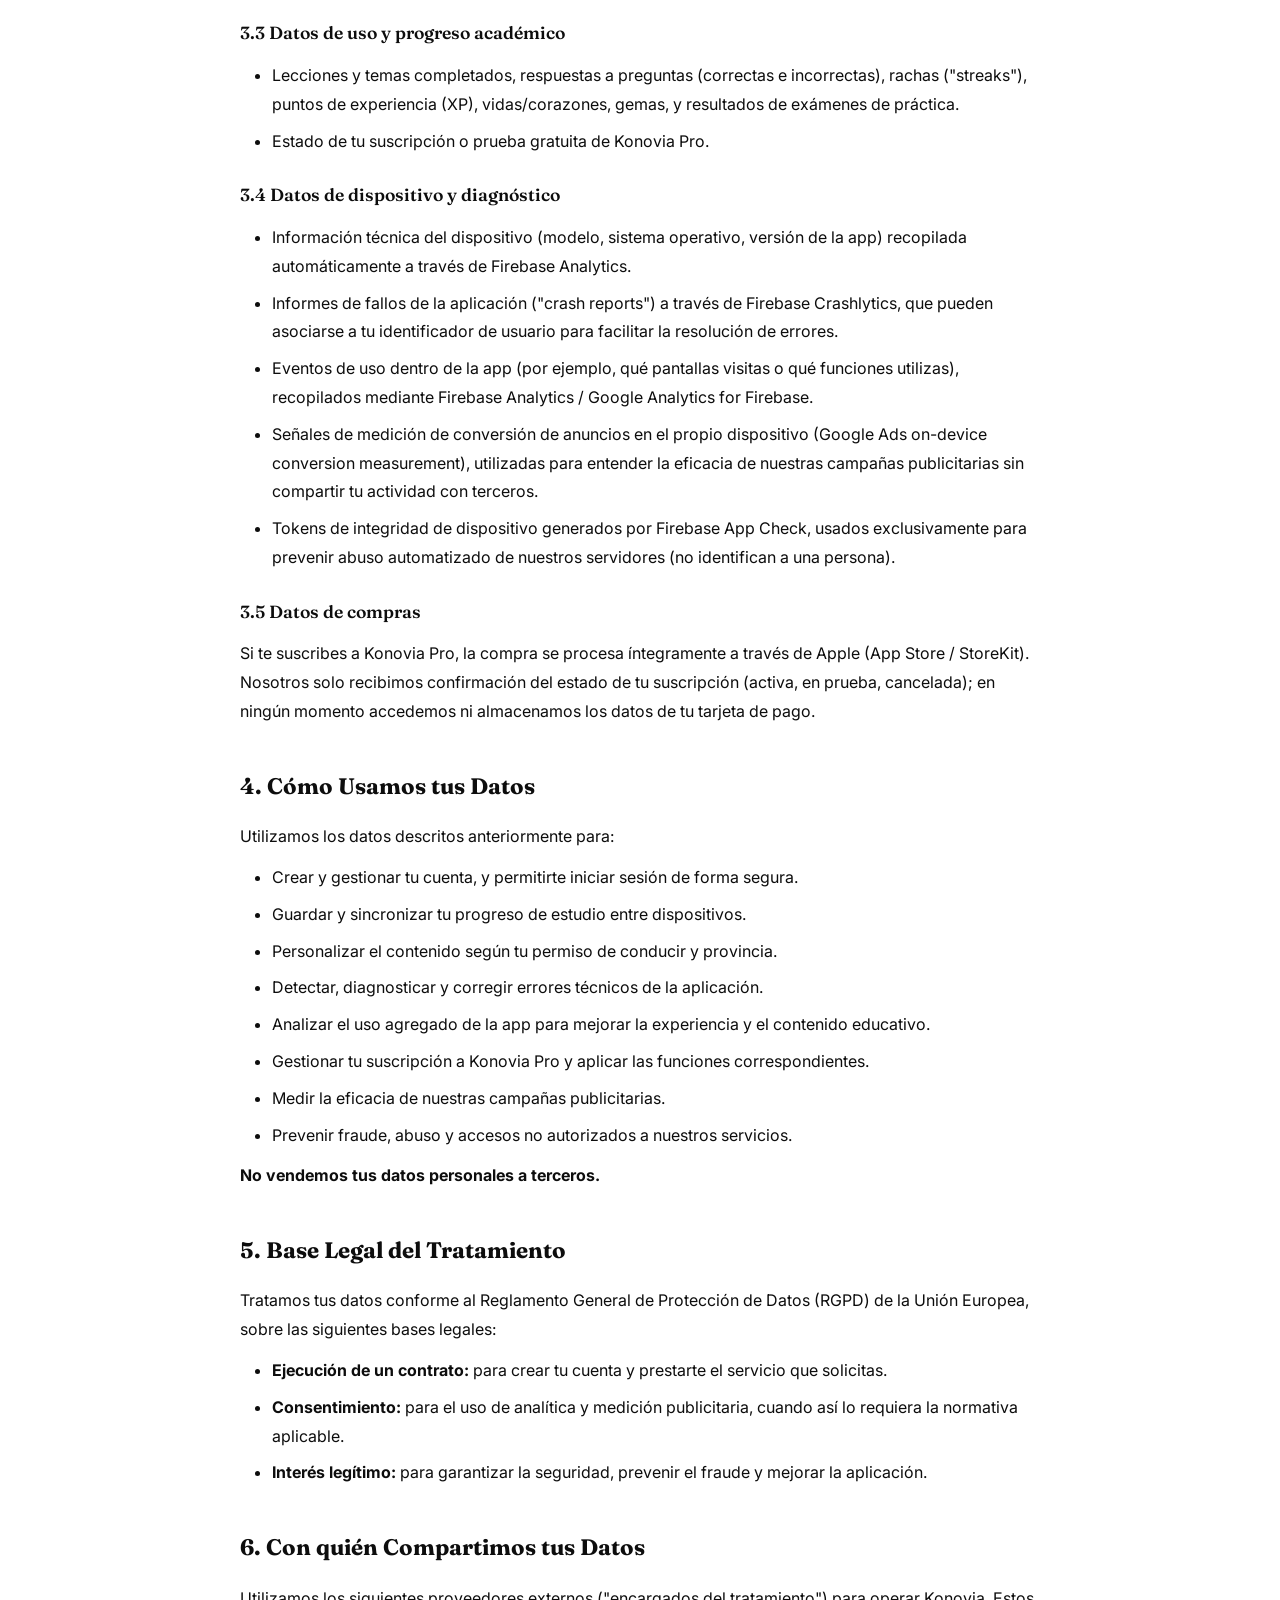
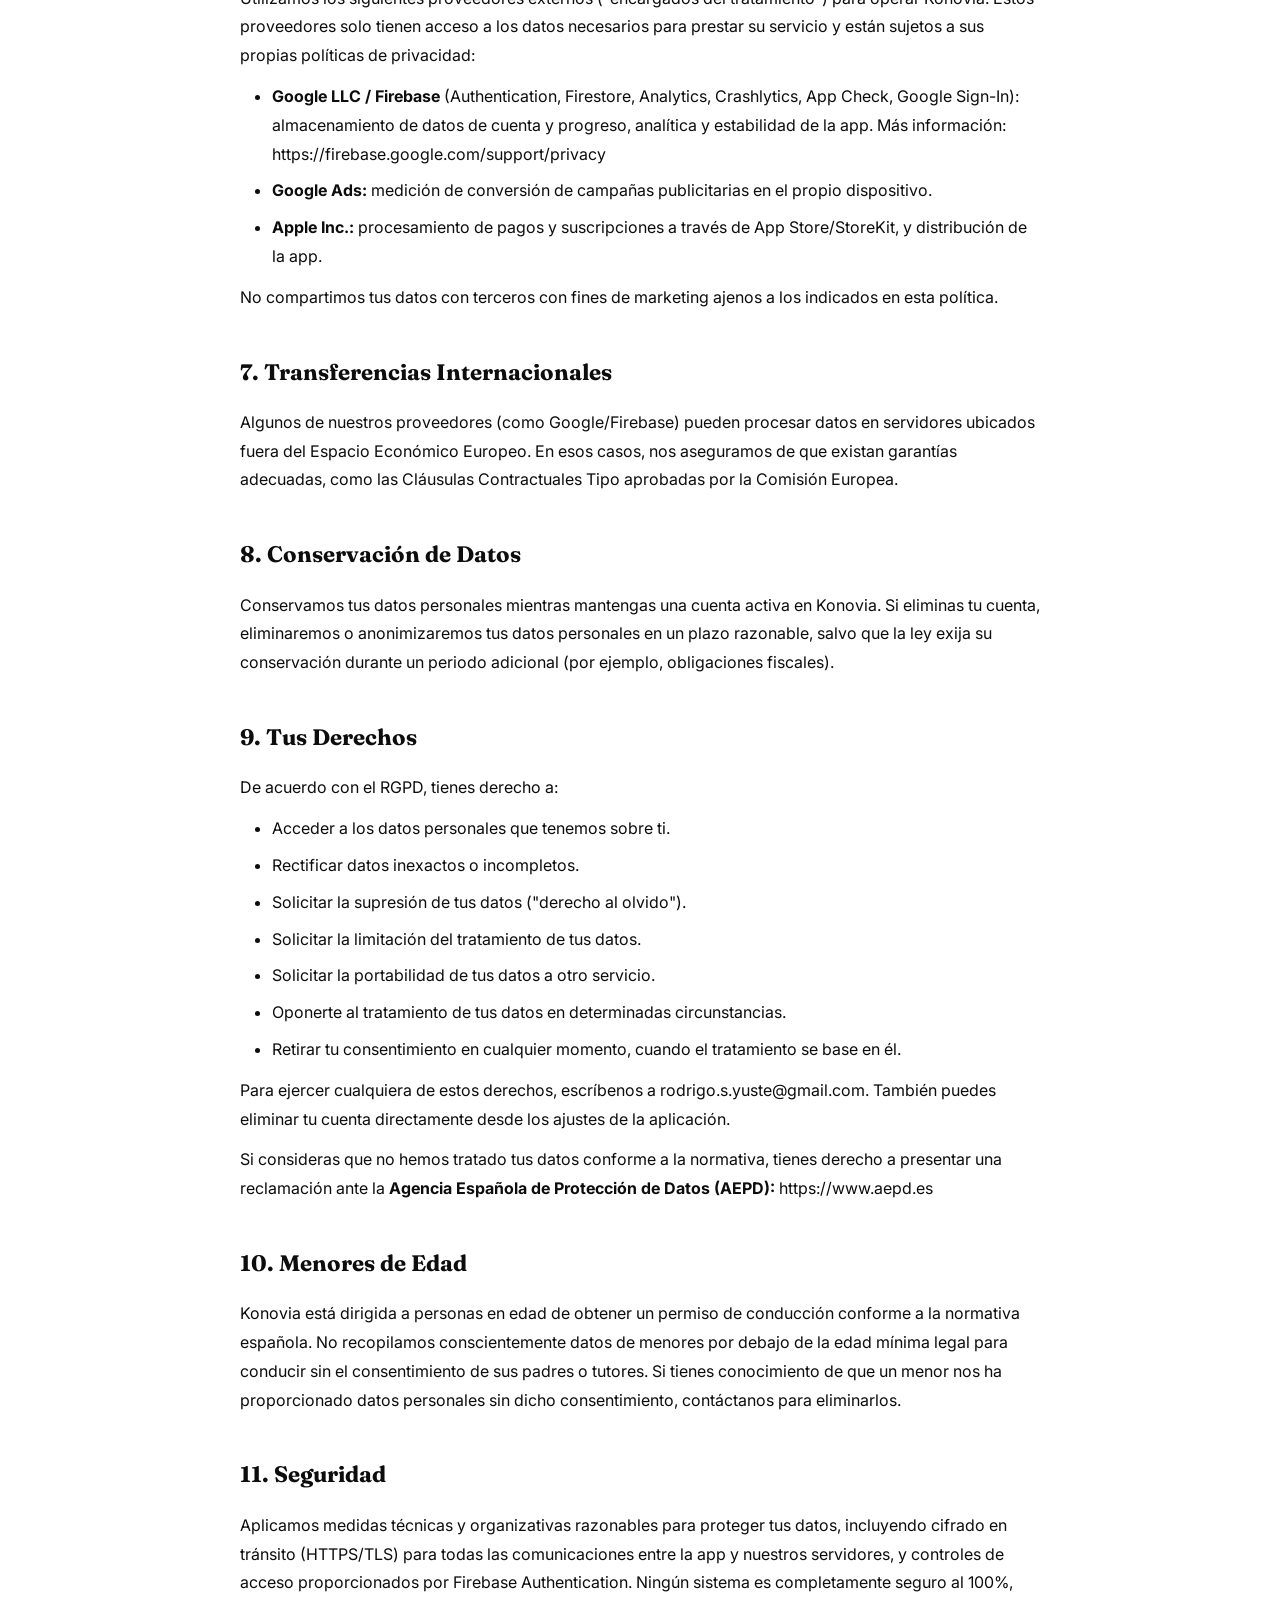
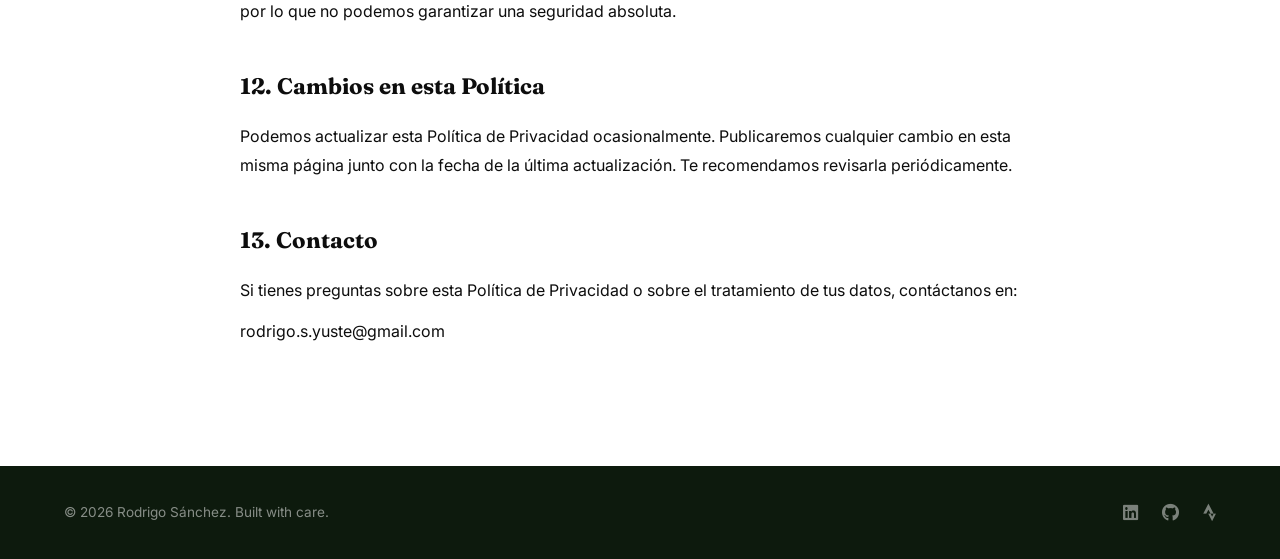
<file: konovia-privacy-policy/index.html>
<!DOCTYPE html>
<html lang="es">
<head>
    <meta charset="UTF-8">
    <meta name="viewport" content="width=device-width, initial-scale=1.0">
    <title>Rodrigo Sánchez — Konovia Privacy Policy</title>
    <link rel="icon" type="image/svg+xml" href="../img/favicon-r.svg">
    <meta name="description" content="Konovia privacy policy by Rodrigo Sánchez.">
    <link href="https://fonts.googleapis.com/css2?family=Fraunces:ital,wght@0,300;0,400;0,700;0,900;1,300;1,700&family=Inter:wght@400;500;600;700;800&display=swap" rel="stylesheet">
    <link rel="stylesheet" href="https://cdnjs.cloudflare.com/ajax/libs/font-awesome/6.4.0/css/all.min.css">
    <link rel="stylesheet" href="../css/styles.css">
    <style>
        .privacy-content {
            max-width: 800px;
            margin: 0 auto;
            line-height: 1.8;
            color: var(--text-color);
        }

        .privacy-section {
            margin-bottom: 2.5rem;
        }

        .privacy-section h2 {
            font-family: "Fraunces", serif;
            font-size: 1.4rem;
            font-weight: 700;
            margin-bottom: 1rem;
            color: var(--primary-color);
        }

        .privacy-section h3 {
            font-family: "Fraunces", serif;
            font-size: 1.1rem;
            font-weight: 600;
            margin-top: 1.5rem;
            margin-bottom: 0.75rem;
            color: var(--primary-color);
        }

        .privacy-section p {
            margin-bottom: 0.75rem;
        }

        .privacy-section ul {
            margin-left: 2rem;
            margin-bottom: 0.75rem;
        }

        .privacy-section li {
            margin-bottom: 0.5rem;
        }

        .privacy-section a {
            color: var(--accent-color);
            text-decoration: none;
            border-bottom: 1px solid var(--accent-color);
        }

        .privacy-section a:hover {
            opacity: 0.8;
        }

        .update-date {
            color: var(--text-muted);
            font-size: 0.95rem;
            margin-bottom: 2rem;
        }
    </style>
</head>
<body>

    <nav class="navbar light-nav" id="navbar">
        <div class="nav-container">
            <div class="nav-logo">
                <a href="../index.html">Rodrigo Sánchez</a>
            </div>
            <div class="nav-menu" id="navMenu">
                <ul class="nav-list">
                    <li><a href="../index.html#work">Work</a></li>
                    <li><a href="../index.html#about">About</a></li>
                    <li><a href="../files/resume.pdf" target="_blank">Resume</a></li>
                    <li><a href="../index.html#contact">Contact</a></li>
                </ul>
            </div>
            <div class="hamburger" id="hamburger">
                <span></span><span></span><span></span>
            </div>
        </div>
    </nav>

    <section class="page-hero mobile-hero">
        <div class="container">
            <a href="../mobile.html" class="page-hero-back">
                <i class="fas fa-arrow-left"></i> Mobile projects
            </a>
            <h1 class="page-hero-title">
                Konovia<br>
                <em>Privacy Policy.</em>
            </h1>
            <p class="page-hero-desc">Official privacy policy for Konovia. The full policy is available below in Spanish (Política de Privacidad).</p>
        </div>
    </section>

    <section class="privacy-page">
        <div class="container">
            <div class="privacy-content">
                <div class="update-date">
                    <strong>Última actualización:</strong> 11 de agosto de 2026
                </div>

                <div class="privacy-section">
                    <h2>1. Introducción</h2>
                    <p>Esta Política de Privacidad explica cómo Konovia ("la App", "nosotros") recopila, utiliza, almacena y protege tus datos personales cuando usas nuestra aplicación móvil, disponible para iOS. Konovia es una aplicación educativa que ayuda a los usuarios en España a prepararse para el examen teórico del carnet de conducir mediante lecciones gamificadas, exámenes de práctica y seguimiento de progreso.</p>
                    <p>Al usar Konovia, aceptas las prácticas descritas en esta política. Si no estás de acuerdo, te pedimos que no utilices la aplicación.</p>
                </div>

                <div class="privacy-section">
                    <h2>2. Responsable del Tratamiento</h2>
                    <p>El responsable del tratamiento de tus datos personales es:</p>
                    <p><strong>Rodrigo Sánchez Yuste</strong> (desarrollador de Konovia)<br>
                    Contacto: <a href="mailto:rodrigo.s.yuste@gmail.com">rodrigo.s.yuste@gmail.com</a></p>
                </div>

                <div class="privacy-section">
                    <h2>3. Datos que Recopilamos</h2>

                    <h3>3.1 Datos de la cuenta</h3>
                    <ul>
                        <li>Dirección de correo electrónico y contraseña (si te registras con email; la contraseña se almacena de forma cifrada por Firebase Authentication, nunca en texto plano y nunca accesible para nosotros).</li>
                        <li>Nombre, correo electrónico y foto de perfil de tu cuenta de Google (si te registras con Google Sign-In).</li>
                        <li>Identificador único de usuario generado por Firebase Authentication.</li>
                    </ul>

                    <h3>3.2 Datos proporcionados durante el registro</h3>
                    <ul>
                        <li>Código postal (usamos la provincia, es decir, los dos primeros dígitos, para estadísticas agregadas; el código postal completo se guarda únicamente en tu perfil).</li>
                        <li>Tipo de permiso de conducir que estás estudiando (por ejemplo, Permiso B).</li>
                        <li>Idioma de estudio seleccionado (español o inglés).</li>
                    </ul>

                    <h3>3.3 Datos de uso y progreso académico</h3>
                    <ul>
                        <li>Lecciones y temas completados, respuestas a preguntas (correctas e incorrectas), rachas ("streaks"), puntos de experiencia (XP), vidas/corazones, gemas, y resultados de exámenes de práctica.</li>
                        <li>Estado de tu suscripción o prueba gratuita de Konovia Pro.</li>
                    </ul>

                    <h3>3.4 Datos de dispositivo y diagnóstico</h3>
                    <ul>
                        <li>Información técnica del dispositivo (modelo, sistema operativo, versión de la app) recopilada automáticamente a través de Firebase Analytics.</li>
                        <li>Informes de fallos de la aplicación ("crash reports") a través de Firebase Crashlytics, que pueden asociarse a tu identificador de usuario para facilitar la resolución de errores.</li>
                        <li>Eventos de uso dentro de la app (por ejemplo, qué pantallas visitas o qué funciones utilizas), recopilados mediante Firebase Analytics / Google Analytics for Firebase.</li>
                        <li>Señales de medición de conversión de anuncios en el propio dispositivo (Google Ads on-device conversion measurement), utilizadas para entender la eficacia de nuestras campañas publicitarias sin compartir tu actividad con terceros.</li>
                        <li>Tokens de integridad de dispositivo generados por Firebase App Check, usados exclusivamente para prevenir abuso automatizado de nuestros servidores (no identifican a una persona).</li>
                    </ul>

                    <h3>3.5 Datos de compras</h3>
                    <p>Si te suscribes a Konovia Pro, la compra se procesa íntegramente a través de Apple (App Store / StoreKit). Nosotros solo recibimos confirmación del estado de tu suscripción (activa, en prueba, cancelada); en ningún momento accedemos ni almacenamos los datos de tu tarjeta de pago.</p>
                </div>

                <div class="privacy-section">
                    <h2>4. Cómo Usamos tus Datos</h2>
                    <p>Utilizamos los datos descritos anteriormente para:</p>
                    <ul>
                        <li>Crear y gestionar tu cuenta, y permitirte iniciar sesión de forma segura.</li>
                        <li>Guardar y sincronizar tu progreso de estudio entre dispositivos.</li>
                        <li>Personalizar el contenido según tu permiso de conducir y provincia.</li>
                        <li>Detectar, diagnosticar y corregir errores técnicos de la aplicación.</li>
                        <li>Analizar el uso agregado de la app para mejorar la experiencia y el contenido educativo.</li>
                        <li>Gestionar tu suscripción a Konovia Pro y aplicar las funciones correspondientes.</li>
                        <li>Medir la eficacia de nuestras campañas publicitarias.</li>
                        <li>Prevenir fraude, abuso y accesos no autorizados a nuestros servicios.</li>
                    </ul>
                    <p><strong>No vendemos tus datos personales a terceros.</strong></p>
                </div>

                <div class="privacy-section">
                    <h2>5. Base Legal del Tratamiento</h2>
                    <p>Tratamos tus datos conforme al Reglamento General de Protección de Datos (RGPD) de la Unión Europea, sobre las siguientes bases legales:</p>
                    <ul>
                        <li><strong>Ejecución de un contrato:</strong> para crear tu cuenta y prestarte el servicio que solicitas.</li>
                        <li><strong>Consentimiento:</strong> para el uso de analítica y medición publicitaria, cuando así lo requiera la normativa aplicable.</li>
                        <li><strong>Interés legítimo:</strong> para garantizar la seguridad, prevenir el fraude y mejorar la aplicación.</li>
                    </ul>
                </div>

                <div class="privacy-section">
                    <h2>6. Con quién Compartimos tus Datos</h2>
                    <p>Utilizamos los siguientes proveedores externos ("encargados del tratamiento") para operar Konovia. Estos proveedores solo tienen acceso a los datos necesarios para prestar su servicio y están sujetos a sus propias políticas de privacidad:</p>
                    <ul>
                        <li><strong>Google LLC / Firebase</strong> (Authentication, Firestore, Analytics, Crashlytics, App Check, Google Sign-In): almacenamiento de datos de cuenta y progreso, analítica y estabilidad de la app. Más información: <a href="https://firebase.google.com/support/privacy" target="_blank">https://firebase.google.com/support/privacy</a></li>
                        <li><strong>Google Ads:</strong> medición de conversión de campañas publicitarias en el propio dispositivo.</li>
                        <li><strong>Apple Inc.:</strong> procesamiento de pagos y suscripciones a través de App Store/StoreKit, y distribución de la app.</li>
                    </ul>
                    <p>No compartimos tus datos con terceros con fines de marketing ajenos a los indicados en esta política.</p>
                </div>

                <div class="privacy-section">
                    <h2>7. Transferencias Internacionales</h2>
                    <p>Algunos de nuestros proveedores (como Google/Firebase) pueden procesar datos en servidores ubicados fuera del Espacio Económico Europeo. En esos casos, nos aseguramos de que existan garantías adecuadas, como las Cláusulas Contractuales Tipo aprobadas por la Comisión Europea.</p>
                </div>

                <div class="privacy-section">
                    <h2>8. Conservación de Datos</h2>
                    <p>Conservamos tus datos personales mientras mantengas una cuenta activa en Konovia. Si eliminas tu cuenta, eliminaremos o anonimizaremos tus datos personales en un plazo razonable, salvo que la ley exija su conservación durante un periodo adicional (por ejemplo, obligaciones fiscales).</p>
                </div>

                <div class="privacy-section">
                    <h2>9. Tus Derechos</h2>
                    <p>De acuerdo con el RGPD, tienes derecho a:</p>
                    <ul>
                        <li>Acceder a los datos personales que tenemos sobre ti.</li>
                        <li>Rectificar datos inexactos o incompletos.</li>
                        <li>Solicitar la supresión de tus datos ("derecho al olvido").</li>
                        <li>Solicitar la limitación del tratamiento de tus datos.</li>
                        <li>Solicitar la portabilidad de tus datos a otro servicio.</li>
                        <li>Oponerte al tratamiento de tus datos en determinadas circunstancias.</li>
                        <li>Retirar tu consentimiento en cualquier momento, cuando el tratamiento se base en él.</li>
                    </ul>
                    <p>Para ejercer cualquiera de estos derechos, escríbenos a <a href="mailto:rodrigo.s.yuste@gmail.com">rodrigo.s.yuste@gmail.com</a>. También puedes eliminar tu cuenta directamente desde los ajustes de la aplicación.</p>
                    <p>Si consideras que no hemos tratado tus datos conforme a la normativa, tienes derecho a presentar una reclamación ante la <strong>Agencia Española de Protección de Datos (AEPD):</strong> <a href="https://www.aepd.es" target="_blank">https://www.aepd.es</a></p>
                </div>

                <div class="privacy-section">
                    <h2>10. Menores de Edad</h2>
                    <p>Konovia está dirigida a personas en edad de obtener un permiso de conducción conforme a la normativa española. No recopilamos conscientemente datos de menores por debajo de la edad mínima legal para conducir sin el consentimiento de sus padres o tutores. Si tienes conocimiento de que un menor nos ha proporcionado datos personales sin dicho consentimiento, contáctanos para eliminarlos.</p>
                </div>

                <div class="privacy-section">
                    <h2>11. Seguridad</h2>
                    <p>Aplicamos medidas técnicas y organizativas razonables para proteger tus datos, incluyendo cifrado en tránsito (HTTPS/TLS) para todas las comunicaciones entre la app y nuestros servidores, y controles de acceso proporcionados por Firebase Authentication. Ningún sistema es completamente seguro al 100%, por lo que no podemos garantizar una seguridad absoluta.</p>
                </div>

                <div class="privacy-section">
                    <h2>12. Cambios en esta Política</h2>
                    <p>Podemos actualizar esta Política de Privacidad ocasionalmente. Publicaremos cualquier cambio en esta misma página junto con la fecha de la última actualización. Te recomendamos revisarla periódicamente.</p>
                </div>

                <div class="privacy-section">
                    <h2>13. Contacto</h2>
                    <p>Si tienes preguntas sobre esta Política de Privacidad o sobre el tratamiento de tus datos, contáctanos en:</p>
                    <p><a href="mailto:rodrigo.s.yuste@gmail.com">rodrigo.s.yuste@gmail.com</a></p>
                </div>
            </div>
        </div>
    </section>

    <footer class="footer">
        <div class="container">
            <div class="footer-content">
                <p>© 2026 Rodrigo Sánchez. Built with care.</p>
                <div class="footer-socials">
                    <a href="https://www.linkedin.com/in/rodrigo-sanchez-yuste/" target="_blank"><i class="fab fa-linkedin"></i></a>
                    <a href="https://github.com/rodrisy" target="_blank"><i class="fab fa-github"></i></a>
                    <a href="https://www.strava.com/athletes/40884787" target="_blank"><i class="fab fa-strava"></i></a>
                </div>
            </div>
        </div>
    </footer>

    <script src="../js/main.js"></script>
</body>
</html>
</file>
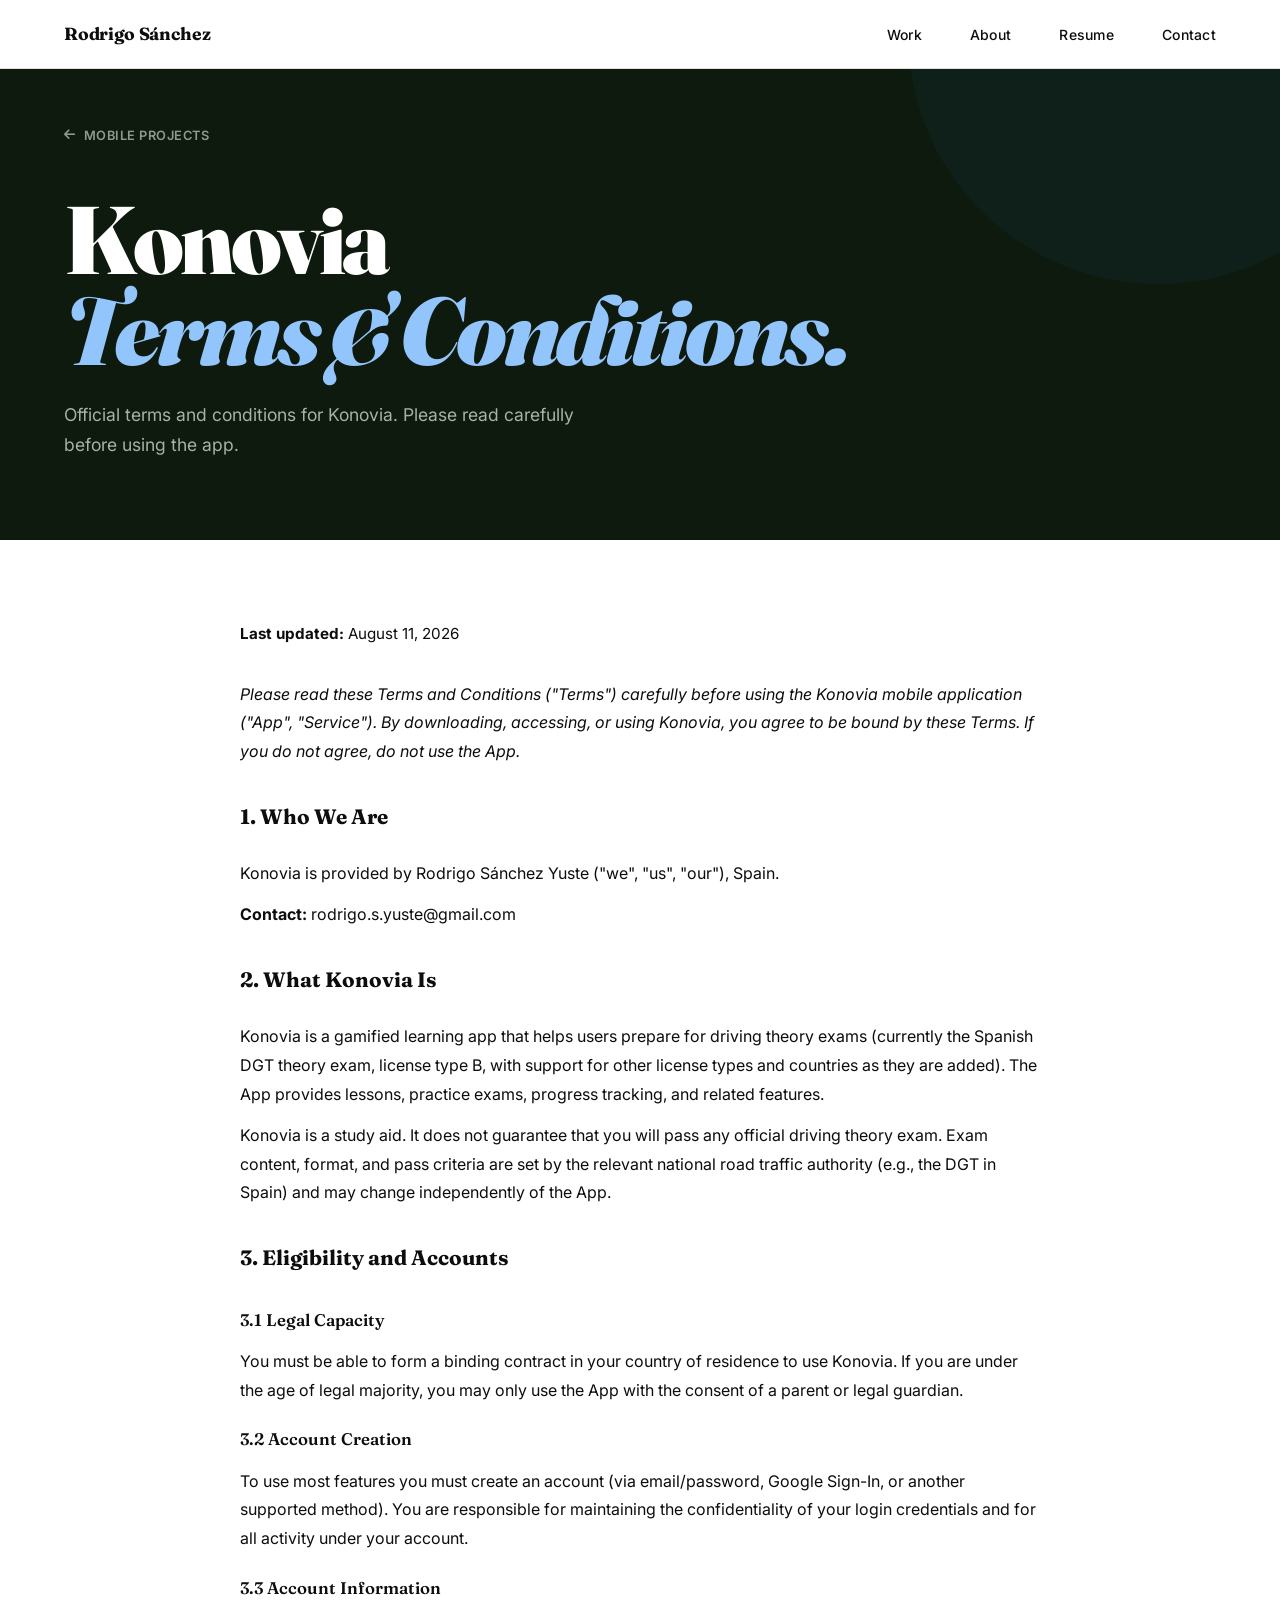
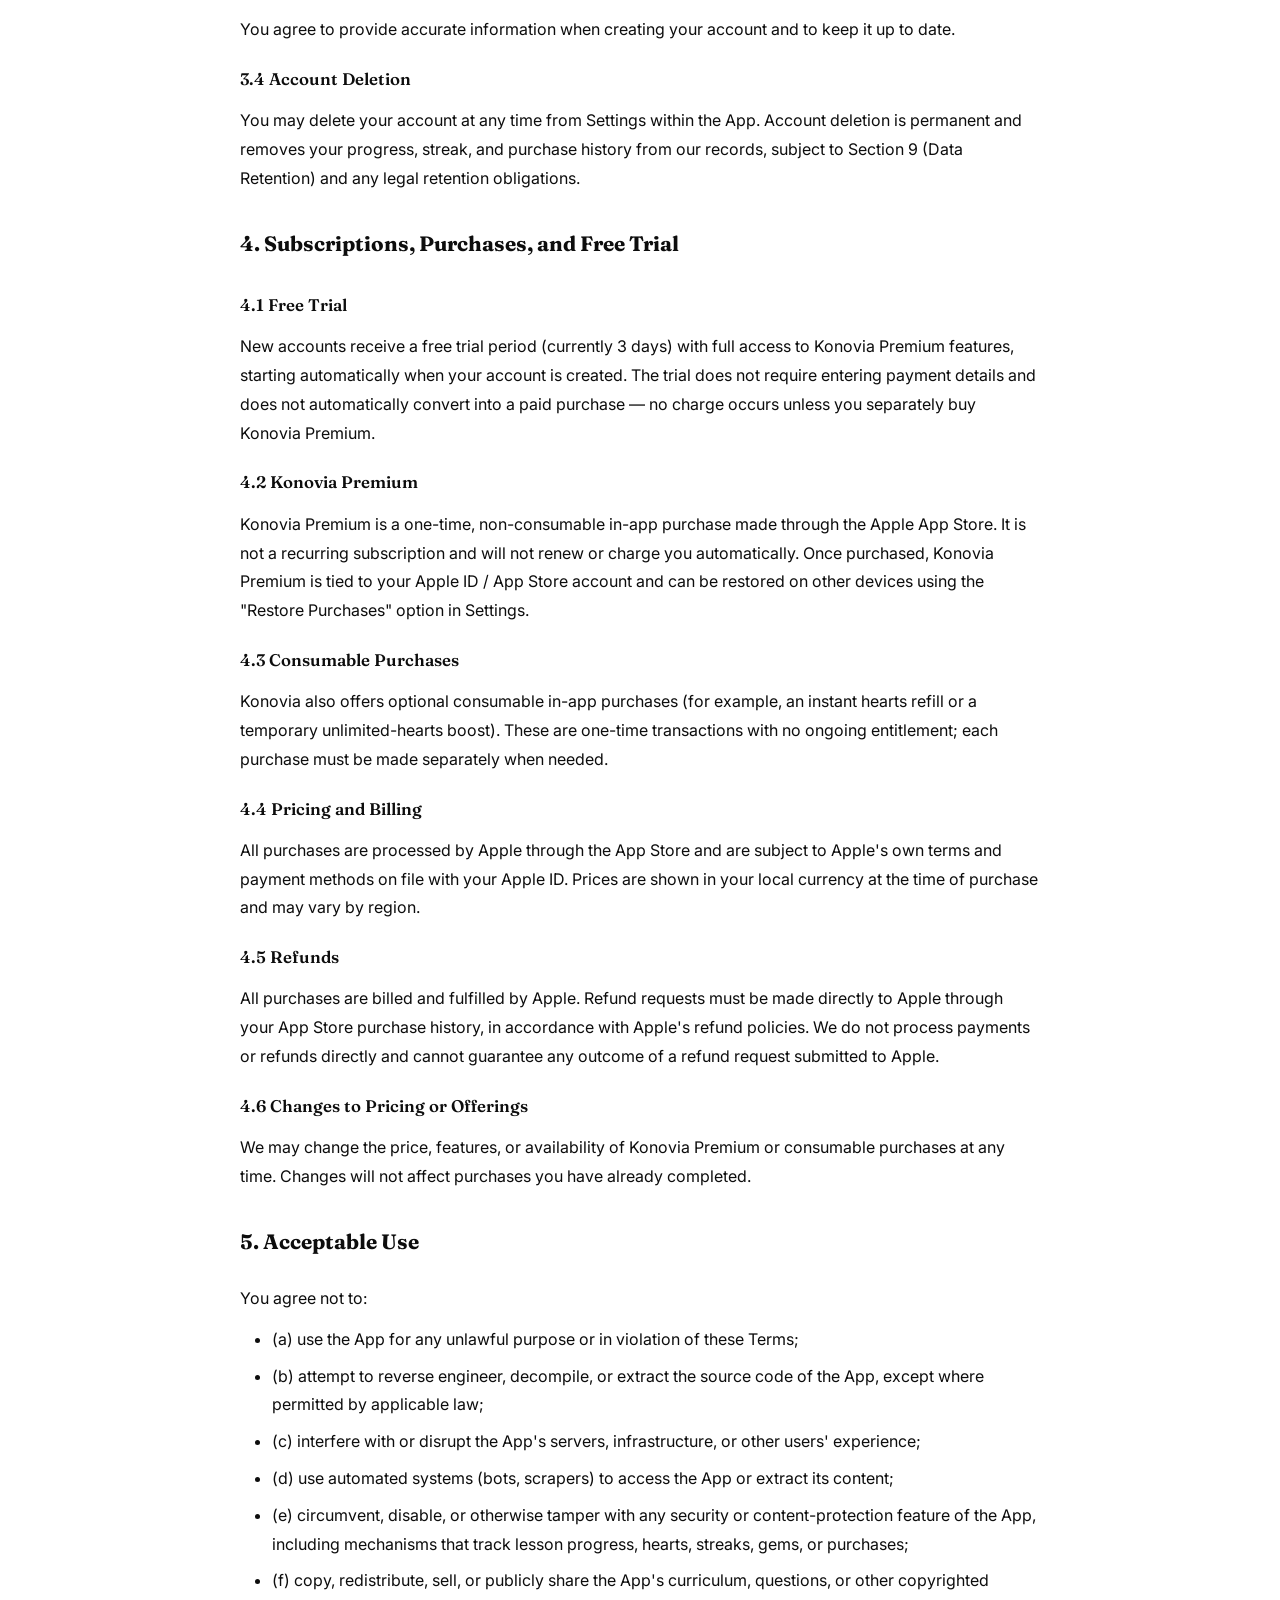
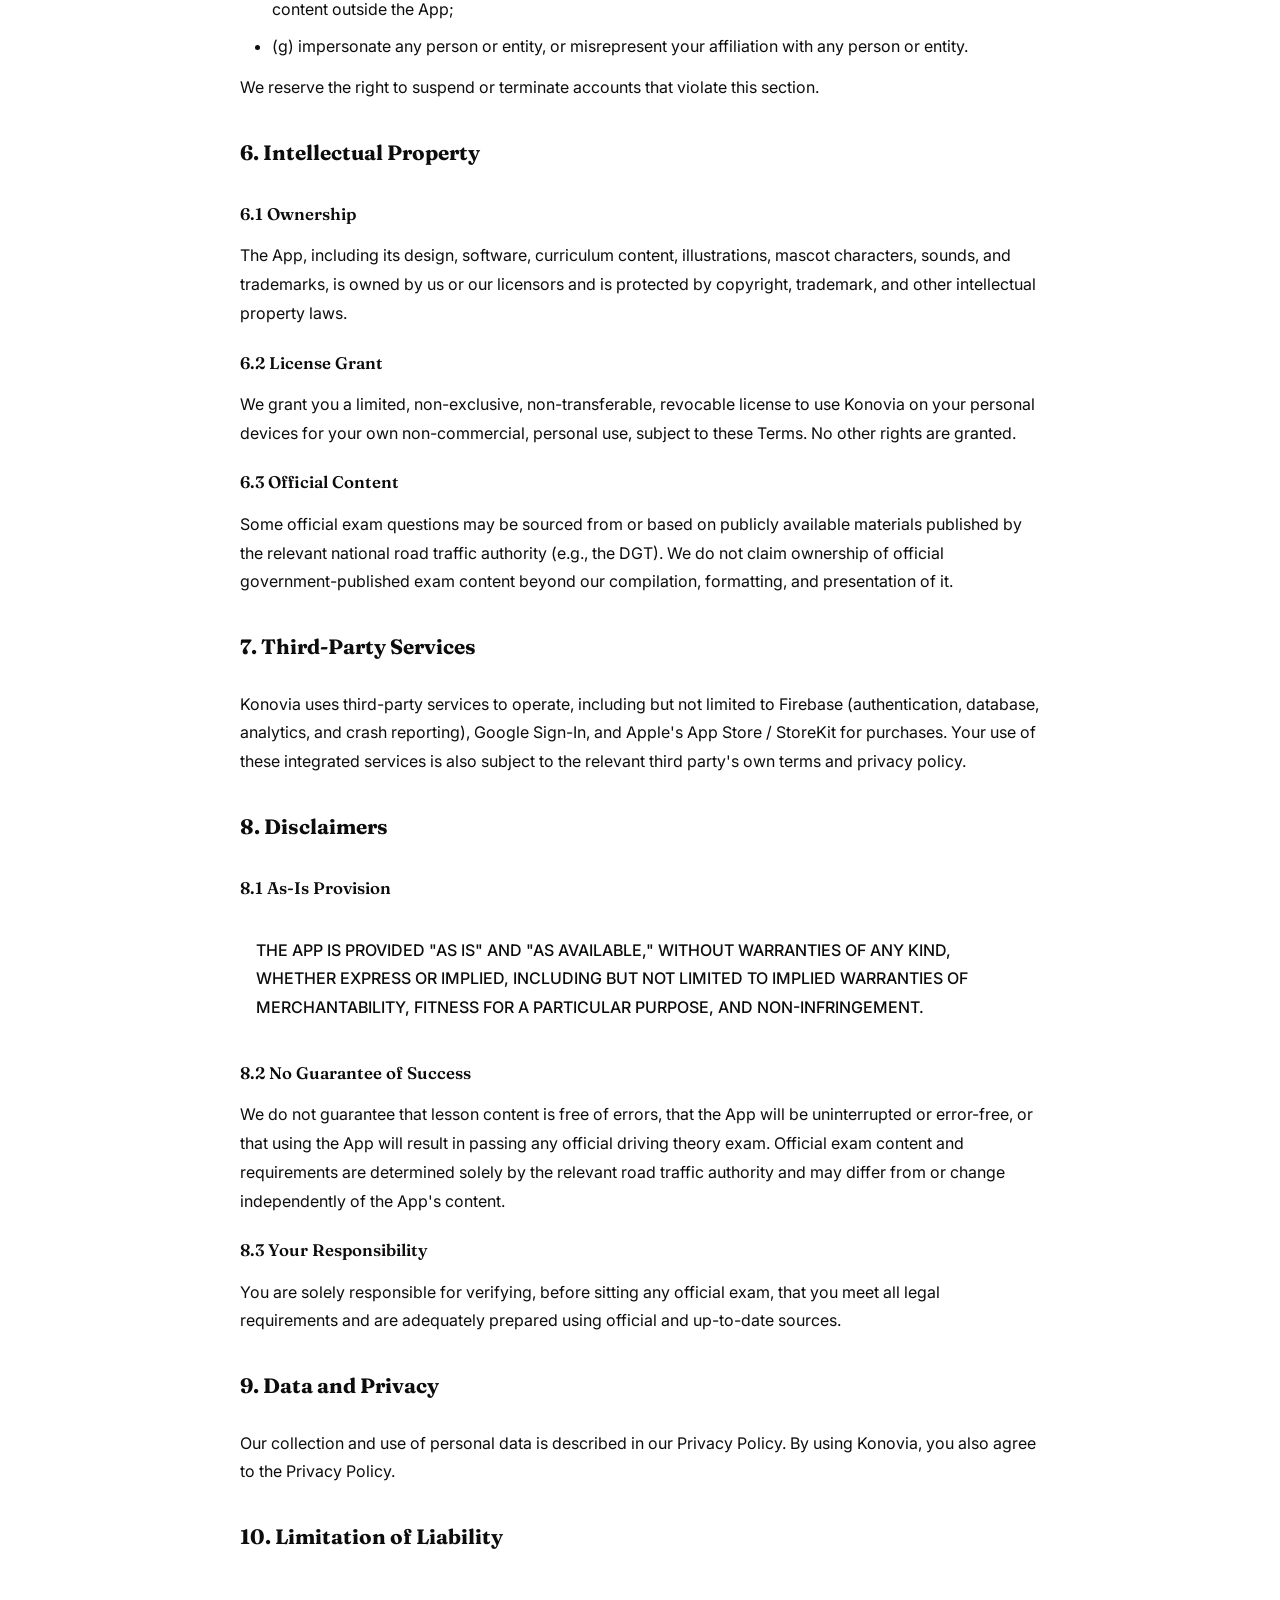
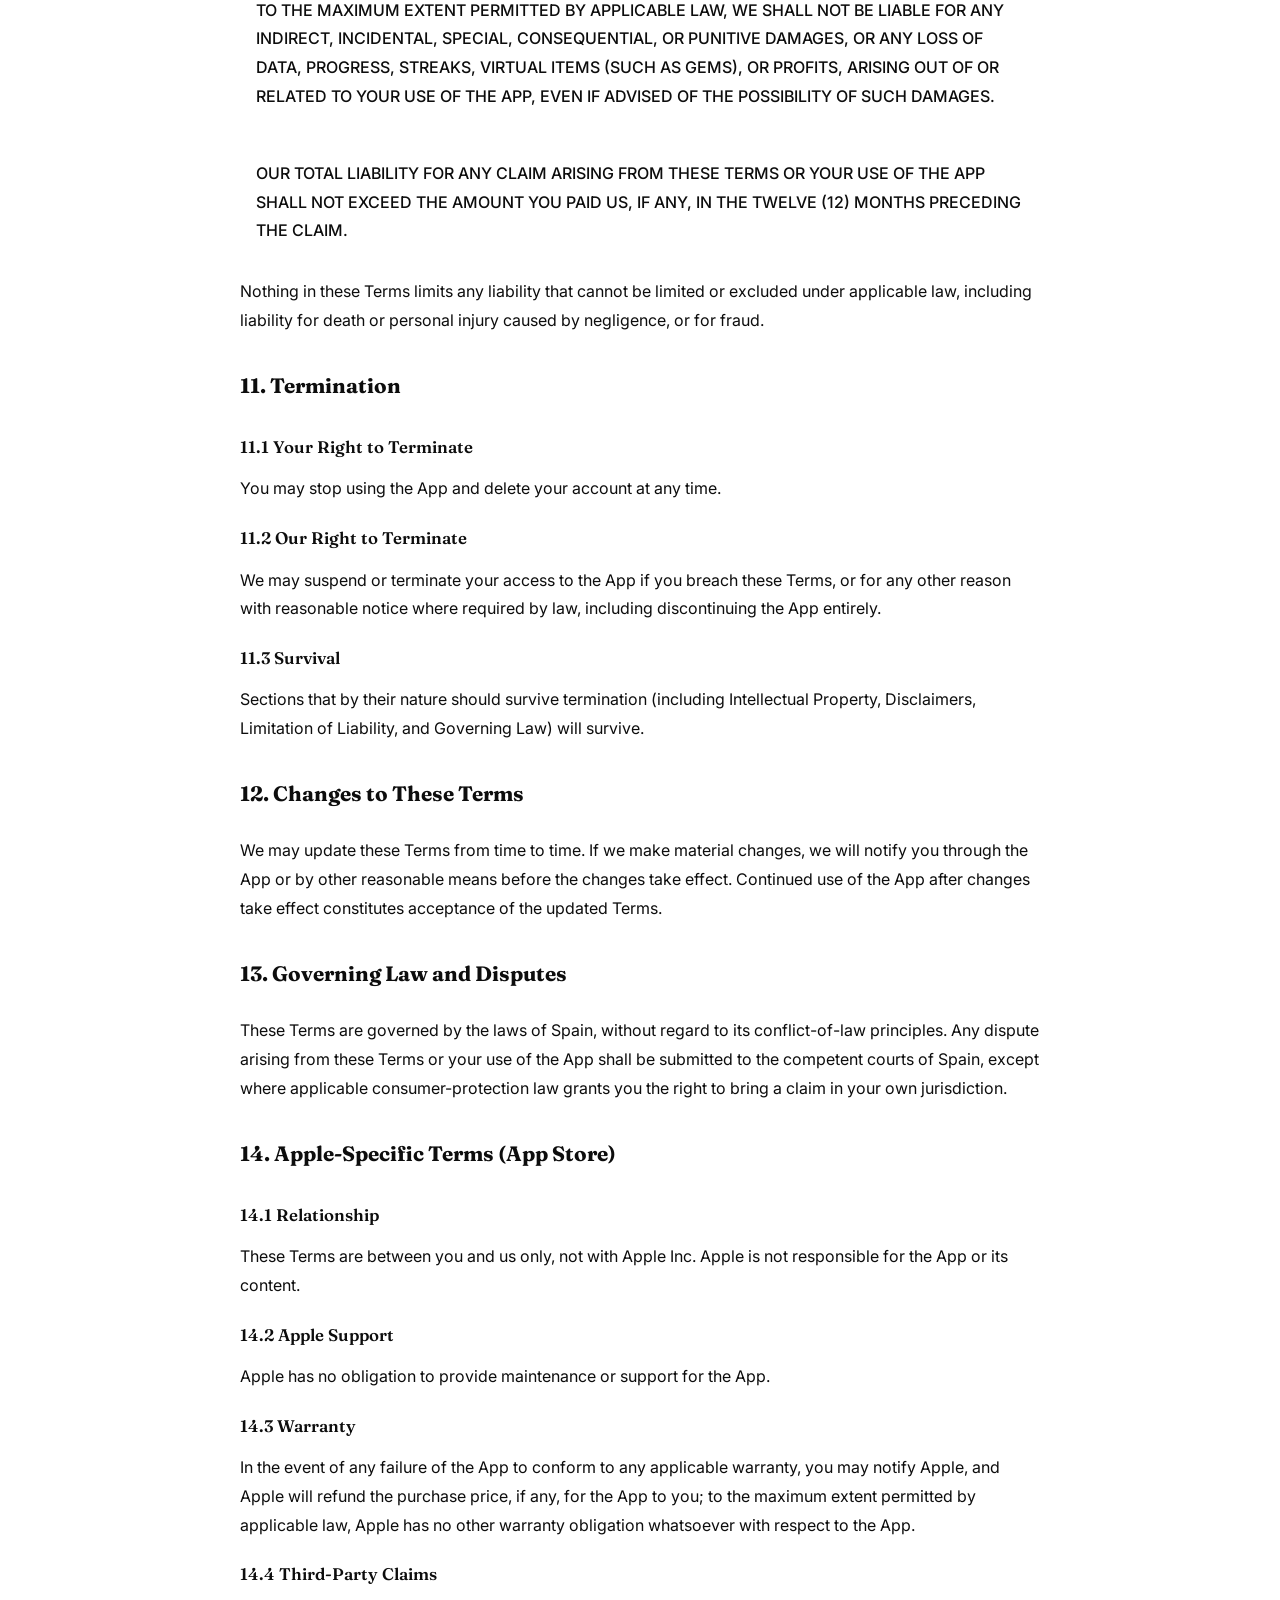
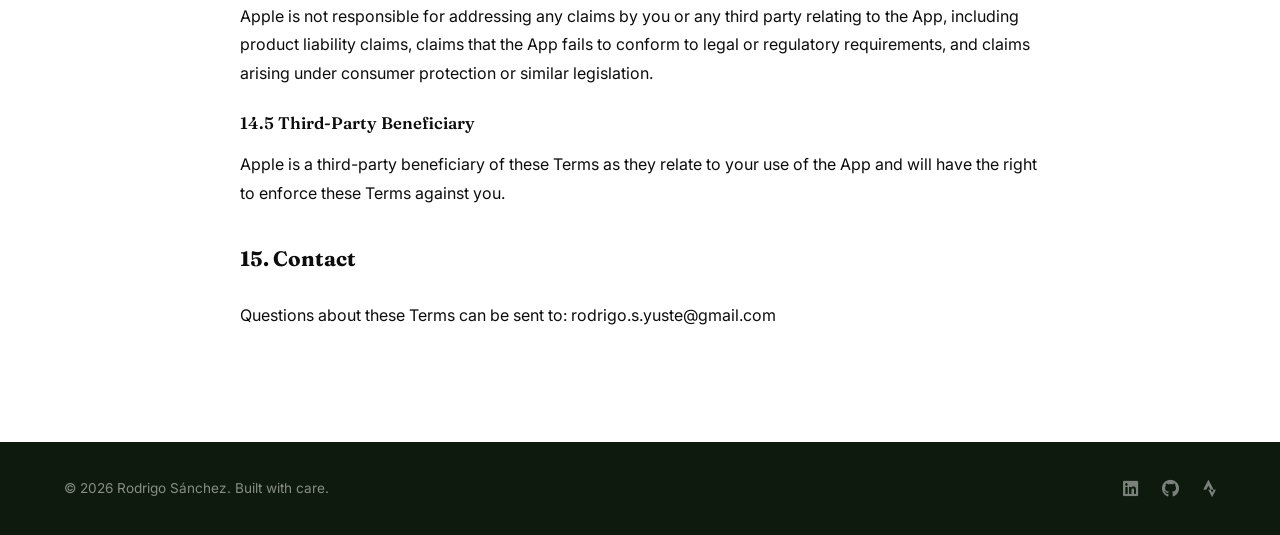
<file: konovia-terms-conditions/index.html>
<!DOCTYPE html>
<html lang="en">
<head>
    <meta charset="UTF-8">
    <meta name="viewport" content="width=device-width, initial-scale=1.0">
    <title>Rodrigo Sánchez — Konovia Terms and Conditions</title>
    <link rel="icon" type="image/svg+xml" href="../img/favicon-r.svg">
    <meta name="description" content="Konovia terms and conditions by Rodrigo Sánchez.">
    <link href="https://fonts.googleapis.com/css2?family=Fraunces:ital,wght@0,300;0,400;0,700;0,900;1,300;1,700&family=Inter:wght@400;500;600;700;800&display=swap" rel="stylesheet">
    <link rel="stylesheet" href="https://cdnjs.cloudflare.com/ajax/libs/font-awesome/6.4.0/css/all.min.css">
    <link rel="stylesheet" href="../css/styles.css">
    <style>
        .legal-content {
            max-width: 800px;
            margin: 0 auto;
            line-height: 1.8;
            color: var(--text-color);
        }

        .legal-section {
            margin-bottom: 2rem;
        }

        .legal-section h2 {
            font-family: "Fraunces", serif;
            font-size: 1.3rem;
            font-weight: 700;
            margin-bottom: 1rem;
            color: var(--primary-color);
            border-bottom: 1px solid var(--border-color);
            padding-bottom: 0.5rem;
        }

        .legal-section h3 {
            font-family: "Fraunces", serif;
            font-size: 1.05rem;
            font-weight: 600;
            margin-top: 1.25rem;
            margin-bottom: 0.75rem;
            color: var(--primary-color);
        }

        .legal-section p {
            margin-bottom: 0.75rem;
        }

        .legal-section ul {
            margin-left: 2rem;
            margin-bottom: 0.75rem;
        }

        .legal-section li {
            margin-bottom: 0.5rem;
        }

        .legal-section a {
            color: var(--accent-color);
            text-decoration: none;
            border-bottom: 1px solid var(--accent-color);
        }

        .legal-section a:hover {
            opacity: 0.8;
        }

        .update-date {
            color: var(--text-muted);
            font-size: 0.95rem;
            margin-bottom: 2rem;
        }

        .highlight-box {
            background-color: var(--bg-highlight);
            padding: 1rem;
            border-left: 4px solid var(--primary-color);
            margin: 1rem 0;
            border-radius: 4px;
        }

        .highlight-box p {
            margin-bottom: 0;
            font-weight: 500;
        }
    </style>
</head>
<body>

    <nav class="navbar light-nav" id="navbar">
        <div class="nav-container">
            <div class="nav-logo">
                <a href="../index.html">Rodrigo Sánchez</a>
            </div>
            <div class="nav-menu" id="navMenu">
                <ul class="nav-list">
                    <li><a href="../index.html#work">Work</a></li>
                    <li><a href="../index.html#about">About</a></li>
                    <li><a href="../files/resume.pdf" target="_blank">Resume</a></li>
                    <li><a href="../index.html#contact">Contact</a></li>
                </ul>
            </div>
            <div class="hamburger" id="hamburger">
                <span></span><span></span><span></span>
            </div>
        </div>
    </nav>

    <section class="page-hero mobile-hero">
        <div class="container">
            <a href="../mobile.html" class="page-hero-back">
                <i class="fas fa-arrow-left"></i> Mobile projects
            </a>
            <h1 class="page-hero-title">
                Konovia<br>
                <em>Terms & Conditions.</em>
            </h1>
            <p class="page-hero-desc">Official terms and conditions for Konovia. Please read carefully before using the app.</p>
        </div>
    </section>

    <section class="privacy-page">
        <div class="container">
            <div class="legal-content">
                <div class="update-date">
                    <strong>Last updated:</strong> August 11, 2026
                </div>

                <p style="margin-bottom: 2rem; font-style: italic;">Please read these Terms and Conditions ("Terms") carefully before using the Konovia mobile application ("App", "Service"). By downloading, accessing, or using Konovia, you agree to be bound by these Terms. If you do not agree, do not use the App.</p>

                <div class="legal-section">
                    <h2>1. Who We Are</h2>
                    <p>Konovia is provided by Rodrigo Sánchez Yuste ("we", "us", "our"), Spain.</p>
                    <p><strong>Contact:</strong> <a href="mailto:rodrigo.s.yuste@gmail.com">rodrigo.s.yuste@gmail.com</a></p>
                </div>

                <div class="legal-section">
                    <h2>2. What Konovia Is</h2>
                    <p>Konovia is a gamified learning app that helps users prepare for driving theory exams (currently the Spanish DGT theory exam, license type B, with support for other license types and countries as they are added). The App provides lessons, practice exams, progress tracking, and related features.</p>
                    <p>Konovia is a study aid. It does not guarantee that you will pass any official driving theory exam. Exam content, format, and pass criteria are set by the relevant national road traffic authority (e.g., the DGT in Spain) and may change independently of the App.</p>
                </div>

                <div class="legal-section">
                    <h2>3. Eligibility and Accounts</h2>
                    <h3>3.1 Legal Capacity</h3>
                    <p>You must be able to form a binding contract in your country of residence to use Konovia. If you are under the age of legal majority, you may only use the App with the consent of a parent or legal guardian.</p>

                    <h3>3.2 Account Creation</h3>
                    <p>To use most features you must create an account (via email/password, Google Sign-In, or another supported method). You are responsible for maintaining the confidentiality of your login credentials and for all activity under your account.</p>

                    <h3>3.3 Account Information</h3>
                    <p>You agree to provide accurate information when creating your account and to keep it up to date.</p>

                    <h3>3.4 Account Deletion</h3>
                    <p>You may delete your account at any time from Settings within the App. Account deletion is permanent and removes your progress, streak, and purchase history from our records, subject to Section 9 (Data Retention) and any legal retention obligations.</p>
                </div>

                <div class="legal-section">
                    <h2>4. Subscriptions, Purchases, and Free Trial</h2>
                    <h3>4.1 Free Trial</h3>
                    <p>New accounts receive a free trial period (currently 3 days) with full access to Konovia Premium features, starting automatically when your account is created. The trial does not require entering payment details and does not automatically convert into a paid purchase — no charge occurs unless you separately buy Konovia Premium.</p>

                    <h3>4.2 Konovia Premium</h3>
                    <p>Konovia Premium is a one-time, non-consumable in-app purchase made through the Apple App Store. It is not a recurring subscription and will not renew or charge you automatically. Once purchased, Konovia Premium is tied to your Apple ID / App Store account and can be restored on other devices using the "Restore Purchases" option in Settings.</p>

                    <h3>4.3 Consumable Purchases</h3>
                    <p>Konovia also offers optional consumable in-app purchases (for example, an instant hearts refill or a temporary unlimited-hearts boost). These are one-time transactions with no ongoing entitlement; each purchase must be made separately when needed.</p>

                    <h3>4.4 Pricing and Billing</h3>
                    <p>All purchases are processed by Apple through the App Store and are subject to Apple's own terms and payment methods on file with your Apple ID. Prices are shown in your local currency at the time of purchase and may vary by region.</p>

                    <h3>4.5 Refunds</h3>
                    <p>All purchases are billed and fulfilled by Apple. Refund requests must be made directly to Apple through your App Store purchase history, in accordance with Apple's refund policies. We do not process payments or refunds directly and cannot guarantee any outcome of a refund request submitted to Apple.</p>

                    <h3>4.6 Changes to Pricing or Offerings</h3>
                    <p>We may change the price, features, or availability of Konovia Premium or consumable purchases at any time. Changes will not affect purchases you have already completed.</p>
                </div>

                <div class="legal-section">
                    <h2>5. Acceptable Use</h2>
                    <p>You agree not to:</p>
                    <ul>
                        <li>(a) use the App for any unlawful purpose or in violation of these Terms;</li>
                        <li>(b) attempt to reverse engineer, decompile, or extract the source code of the App, except where permitted by applicable law;</li>
                        <li>(c) interfere with or disrupt the App's servers, infrastructure, or other users' experience;</li>
                        <li>(d) use automated systems (bots, scrapers) to access the App or extract its content;</li>
                        <li>(e) circumvent, disable, or otherwise tamper with any security or content-protection feature of the App, including mechanisms that track lesson progress, hearts, streaks, gems, or purchases;</li>
                        <li>(f) copy, redistribute, sell, or publicly share the App's curriculum, questions, or other copyrighted content outside the App;</li>
                        <li>(g) impersonate any person or entity, or misrepresent your affiliation with any person or entity.</li>
                    </ul>
                    <p>We reserve the right to suspend or terminate accounts that violate this section.</p>
                </div>

                <div class="legal-section">
                    <h2>6. Intellectual Property</h2>
                    <h3>6.1 Ownership</h3>
                    <p>The App, including its design, software, curriculum content, illustrations, mascot characters, sounds, and trademarks, is owned by us or our licensors and is protected by copyright, trademark, and other intellectual property laws.</p>

                    <h3>6.2 License Grant</h3>
                    <p>We grant you a limited, non-exclusive, non-transferable, revocable license to use Konovia on your personal devices for your own non-commercial, personal use, subject to these Terms. No other rights are granted.</p>

                    <h3>6.3 Official Content</h3>
                    <p>Some official exam questions may be sourced from or based on publicly available materials published by the relevant national road traffic authority (e.g., the DGT). We do not claim ownership of official government-published exam content beyond our compilation, formatting, and presentation of it.</p>
                </div>

                <div class="legal-section">
                    <h2>7. Third-Party Services</h2>
                    <p>Konovia uses third-party services to operate, including but not limited to Firebase (authentication, database, analytics, and crash reporting), Google Sign-In, and Apple's App Store / StoreKit for purchases. Your use of these integrated services is also subject to the relevant third party's own terms and privacy policy.</p>
                </div>

                <div class="legal-section">
                    <h2>8. Disclaimers</h2>
                    <h3>8.1 As-Is Provision</h3>
                    <div class="highlight-box">
                        <p>THE APP IS PROVIDED "AS IS" AND "AS AVAILABLE," WITHOUT WARRANTIES OF ANY KIND, WHETHER EXPRESS OR IMPLIED, INCLUDING BUT NOT LIMITED TO IMPLIED WARRANTIES OF MERCHANTABILITY, FITNESS FOR A PARTICULAR PURPOSE, AND NON-INFRINGEMENT.</p>
                    </div>

                    <h3>8.2 No Guarantee of Success</h3>
                    <p>We do not guarantee that lesson content is free of errors, that the App will be uninterrupted or error-free, or that using the App will result in passing any official driving theory exam. Official exam content and requirements are determined solely by the relevant road traffic authority and may differ from or change independently of the App's content.</p>

                    <h3>8.3 Your Responsibility</h3>
                    <p>You are solely responsible for verifying, before sitting any official exam, that you meet all legal requirements and are adequately prepared using official and up-to-date sources.</p>
                </div>

                <div class="legal-section">
                    <h2>9. Data and Privacy</h2>
                    <p>Our collection and use of personal data is described in our <a href="/konovia-privacy-policy/">Privacy Policy</a>. By using Konovia, you also agree to the Privacy Policy.</p>
                </div>

                <div class="legal-section">
                    <h2>10. Limitation of Liability</h2>
                    <div class="highlight-box">
                        <p>TO THE MAXIMUM EXTENT PERMITTED BY APPLICABLE LAW, WE SHALL NOT BE LIABLE FOR ANY INDIRECT, INCIDENTAL, SPECIAL, CONSEQUENTIAL, OR PUNITIVE DAMAGES, OR ANY LOSS OF DATA, PROGRESS, STREAKS, VIRTUAL ITEMS (SUCH AS GEMS), OR PROFITS, ARISING OUT OF OR RELATED TO YOUR USE OF THE APP, EVEN IF ADVISED OF THE POSSIBILITY OF SUCH DAMAGES.</p>
                    </div>
                    <div class="highlight-box">
                        <p>OUR TOTAL LIABILITY FOR ANY CLAIM ARISING FROM THESE TERMS OR YOUR USE OF THE APP SHALL NOT EXCEED THE AMOUNT YOU PAID US, IF ANY, IN THE TWELVE (12) MONTHS PRECEDING THE CLAIM.</p>
                    </div>
                    <p>Nothing in these Terms limits any liability that cannot be limited or excluded under applicable law, including liability for death or personal injury caused by negligence, or for fraud.</p>
                </div>

                <div class="legal-section">
                    <h2>11. Termination</h2>
                    <h3>11.1 Your Right to Terminate</h3>
                    <p>You may stop using the App and delete your account at any time.</p>

                    <h3>11.2 Our Right to Terminate</h3>
                    <p>We may suspend or terminate your access to the App if you breach these Terms, or for any other reason with reasonable notice where required by law, including discontinuing the App entirely.</p>

                    <h3>11.3 Survival</h3>
                    <p>Sections that by their nature should survive termination (including Intellectual Property, Disclaimers, Limitation of Liability, and Governing Law) will survive.</p>
                </div>

                <div class="legal-section">
                    <h2>12. Changes to These Terms</h2>
                    <p>We may update these Terms from time to time. If we make material changes, we will notify you through the App or by other reasonable means before the changes take effect. Continued use of the App after changes take effect constitutes acceptance of the updated Terms.</p>
                </div>

                <div class="legal-section">
                    <h2>13. Governing Law and Disputes</h2>
                    <p>These Terms are governed by the laws of Spain, without regard to its conflict-of-law principles. Any dispute arising from these Terms or your use of the App shall be submitted to the competent courts of Spain, except where applicable consumer-protection law grants you the right to bring a claim in your own jurisdiction.</p>
                </div>

                <div class="legal-section">
                    <h2>14. Apple-Specific Terms (App Store)</h2>
                    <h3>14.1 Relationship</h3>
                    <p>These Terms are between you and us only, not with Apple Inc. Apple is not responsible for the App or its content.</p>

                    <h3>14.2 Apple Support</h3>
                    <p>Apple has no obligation to provide maintenance or support for the App.</p>

                    <h3>14.3 Warranty</h3>
                    <p>In the event of any failure of the App to conform to any applicable warranty, you may notify Apple, and Apple will refund the purchase price, if any, for the App to you; to the maximum extent permitted by applicable law, Apple has no other warranty obligation whatsoever with respect to the App.</p>

                    <h3>14.4 Third-Party Claims</h3>
                    <p>Apple is not responsible for addressing any claims by you or any third party relating to the App, including product liability claims, claims that the App fails to conform to legal or regulatory requirements, and claims arising under consumer protection or similar legislation.</p>

                    <h3>14.5 Third-Party Beneficiary</h3>
                    <p>Apple is a third-party beneficiary of these Terms as they relate to your use of the App and will have the right to enforce these Terms against you.</p>
                </div>

                <div class="legal-section">
                    <h2>15. Contact</h2>
                    <p>Questions about these Terms can be sent to: <a href="mailto:rodrigo.s.yuste@gmail.com">rodrigo.s.yuste@gmail.com</a></p>
                </div>
            </div>
        </div>
    </section>

    <footer class="footer">
        <div class="container">
            <div class="footer-content">
                <p>© 2026 Rodrigo Sánchez. Built with care.</p>
                <div class="footer-socials">
                    <a href="https://www.linkedin.com/in/rodrigo-sanchez-yuste/" target="_blank"><i class="fab fa-linkedin"></i></a>
                    <a href="https://github.com/rodrisy" target="_blank"><i class="fab fa-github"></i></a>
                    <a href="https://www.strava.com/athletes/40884787" target="_blank"><i class="fab fa-strava"></i></a>
                </div>
            </div>
        </div>
    </footer>

    <script src="../js/main.js"></script>
</body>
</html>
</file>
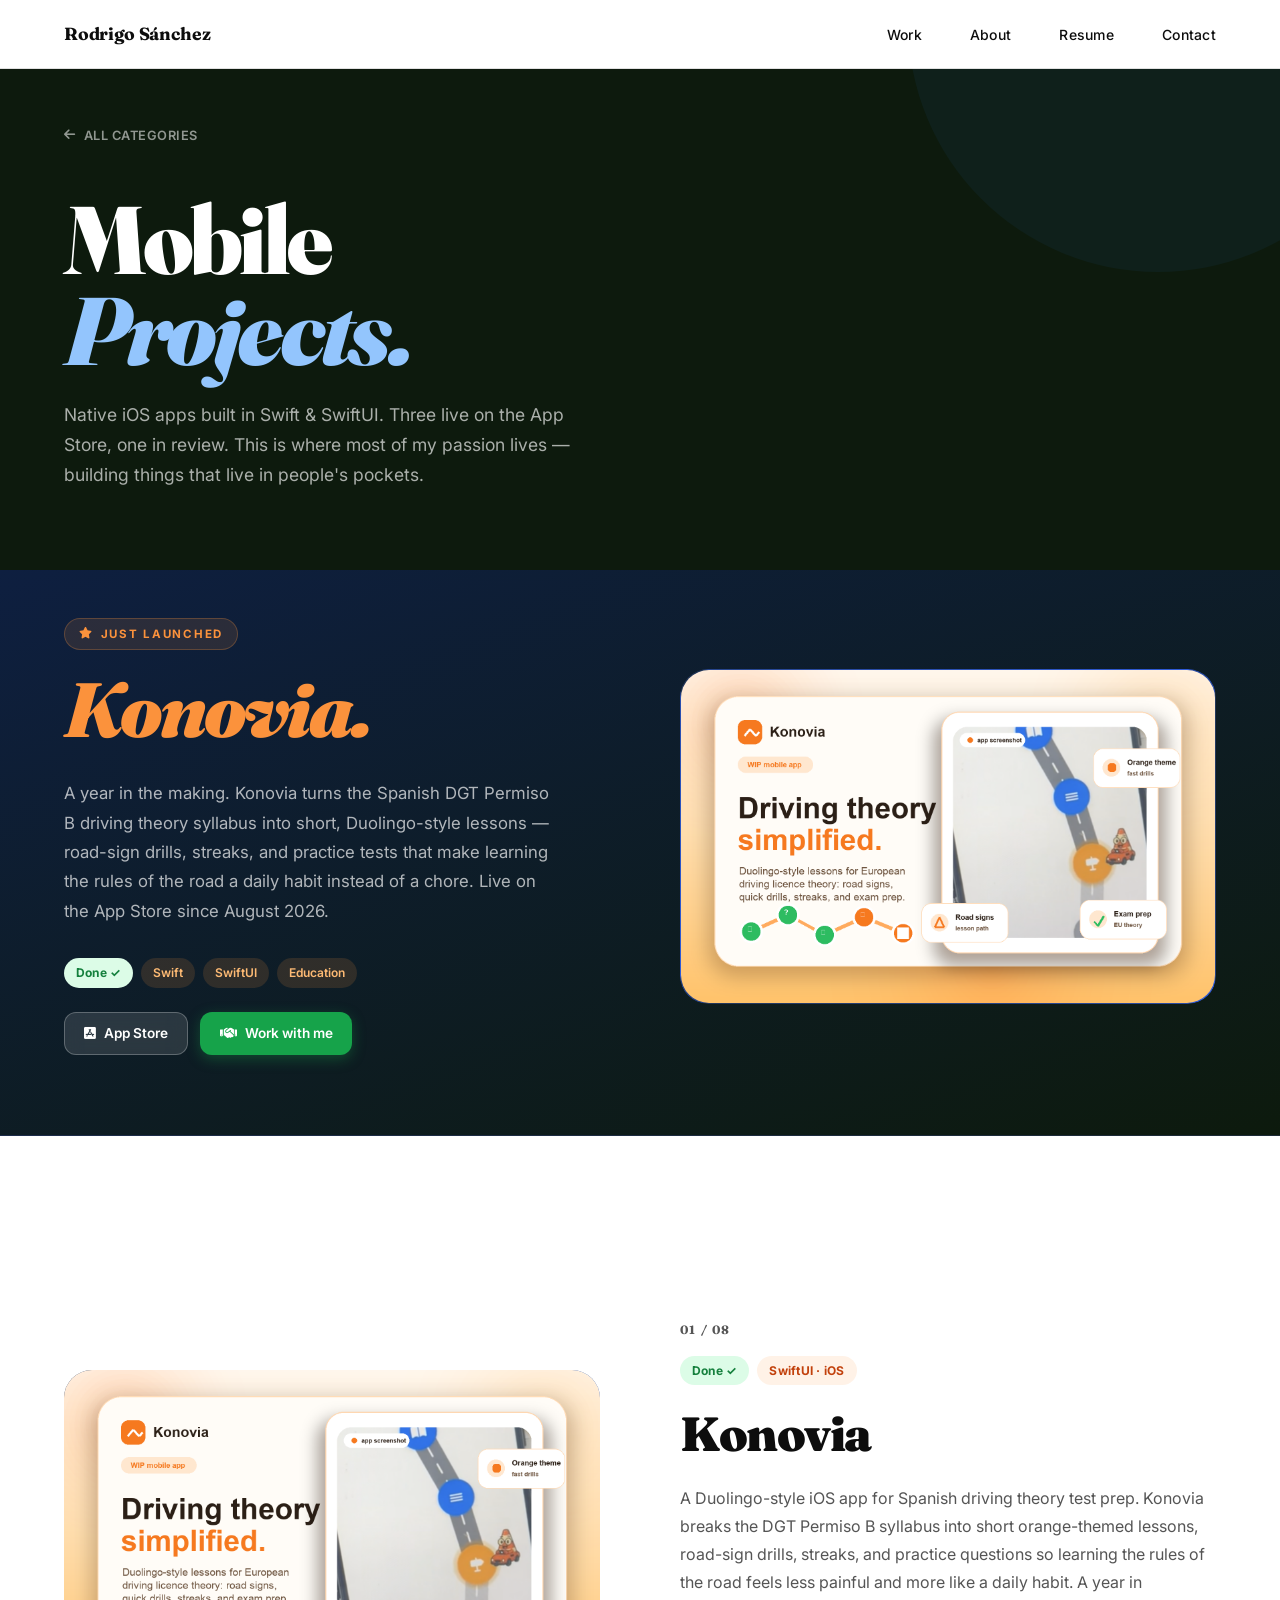
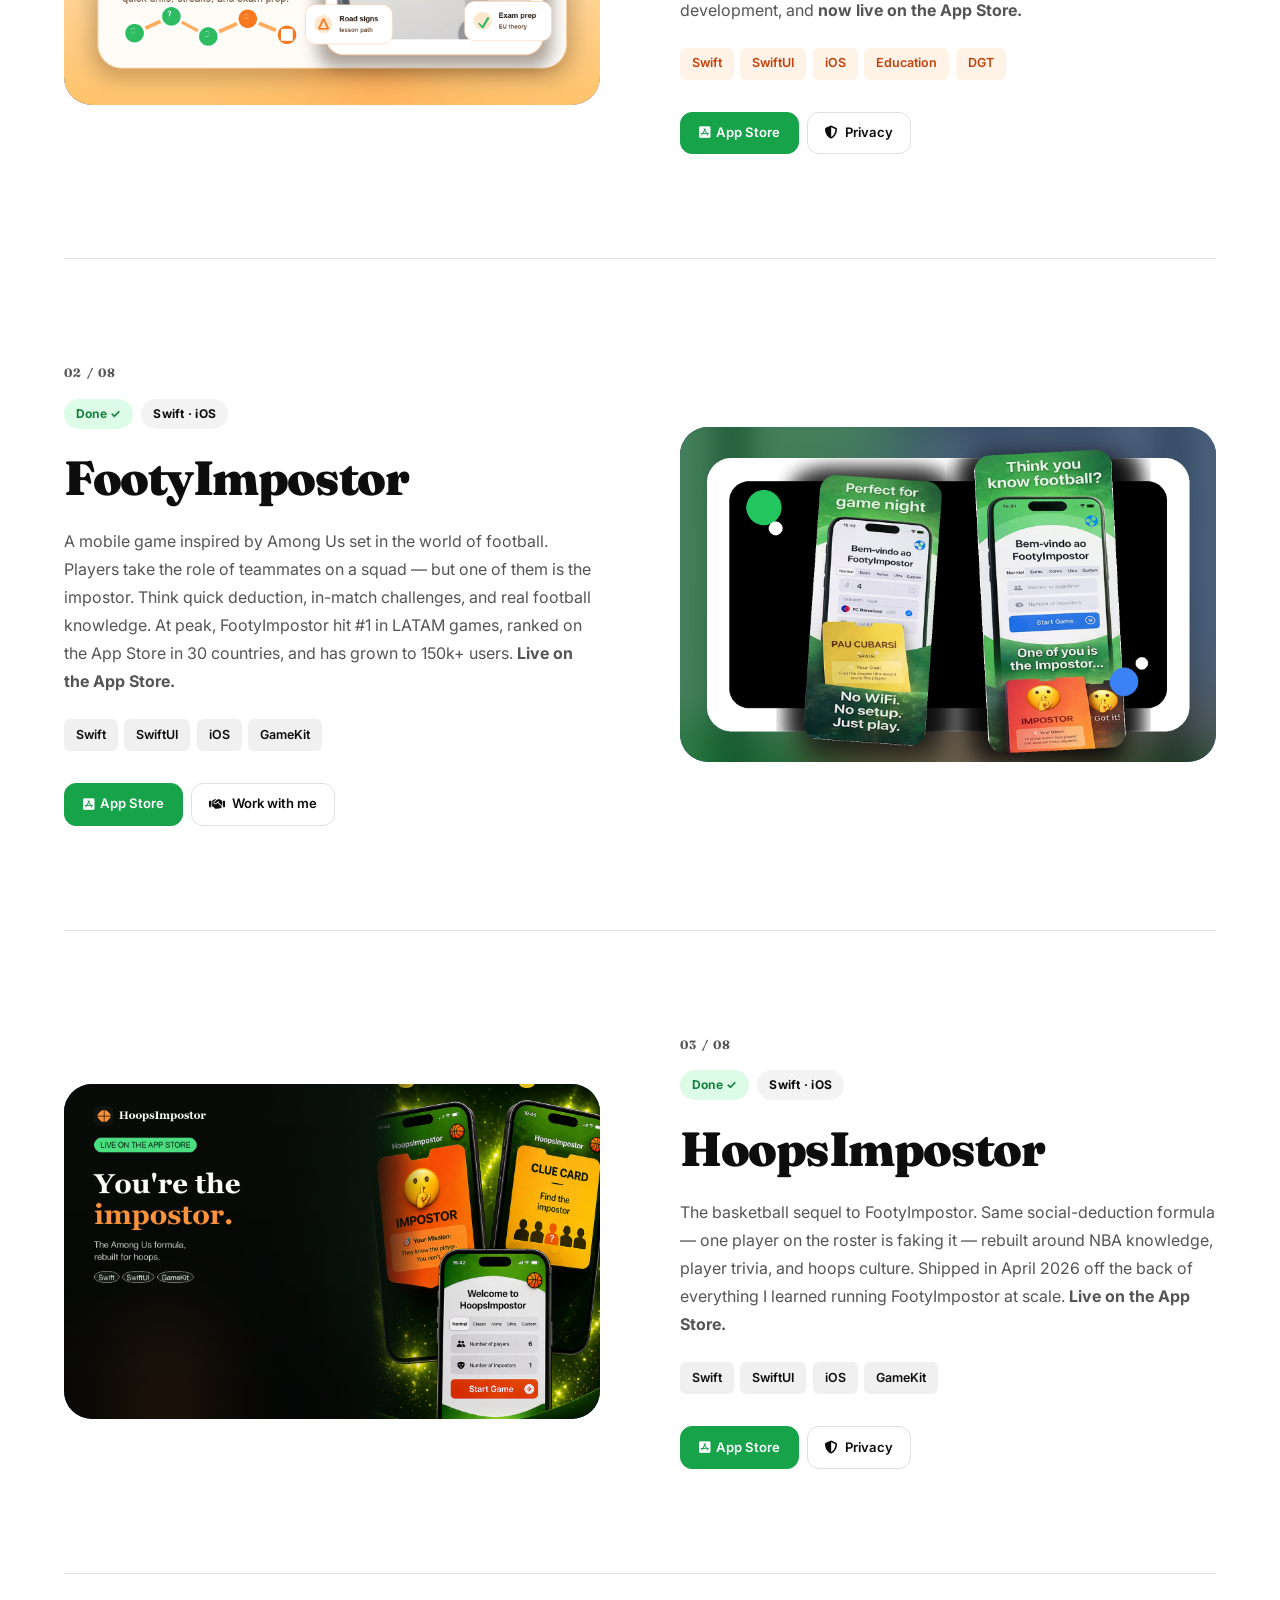
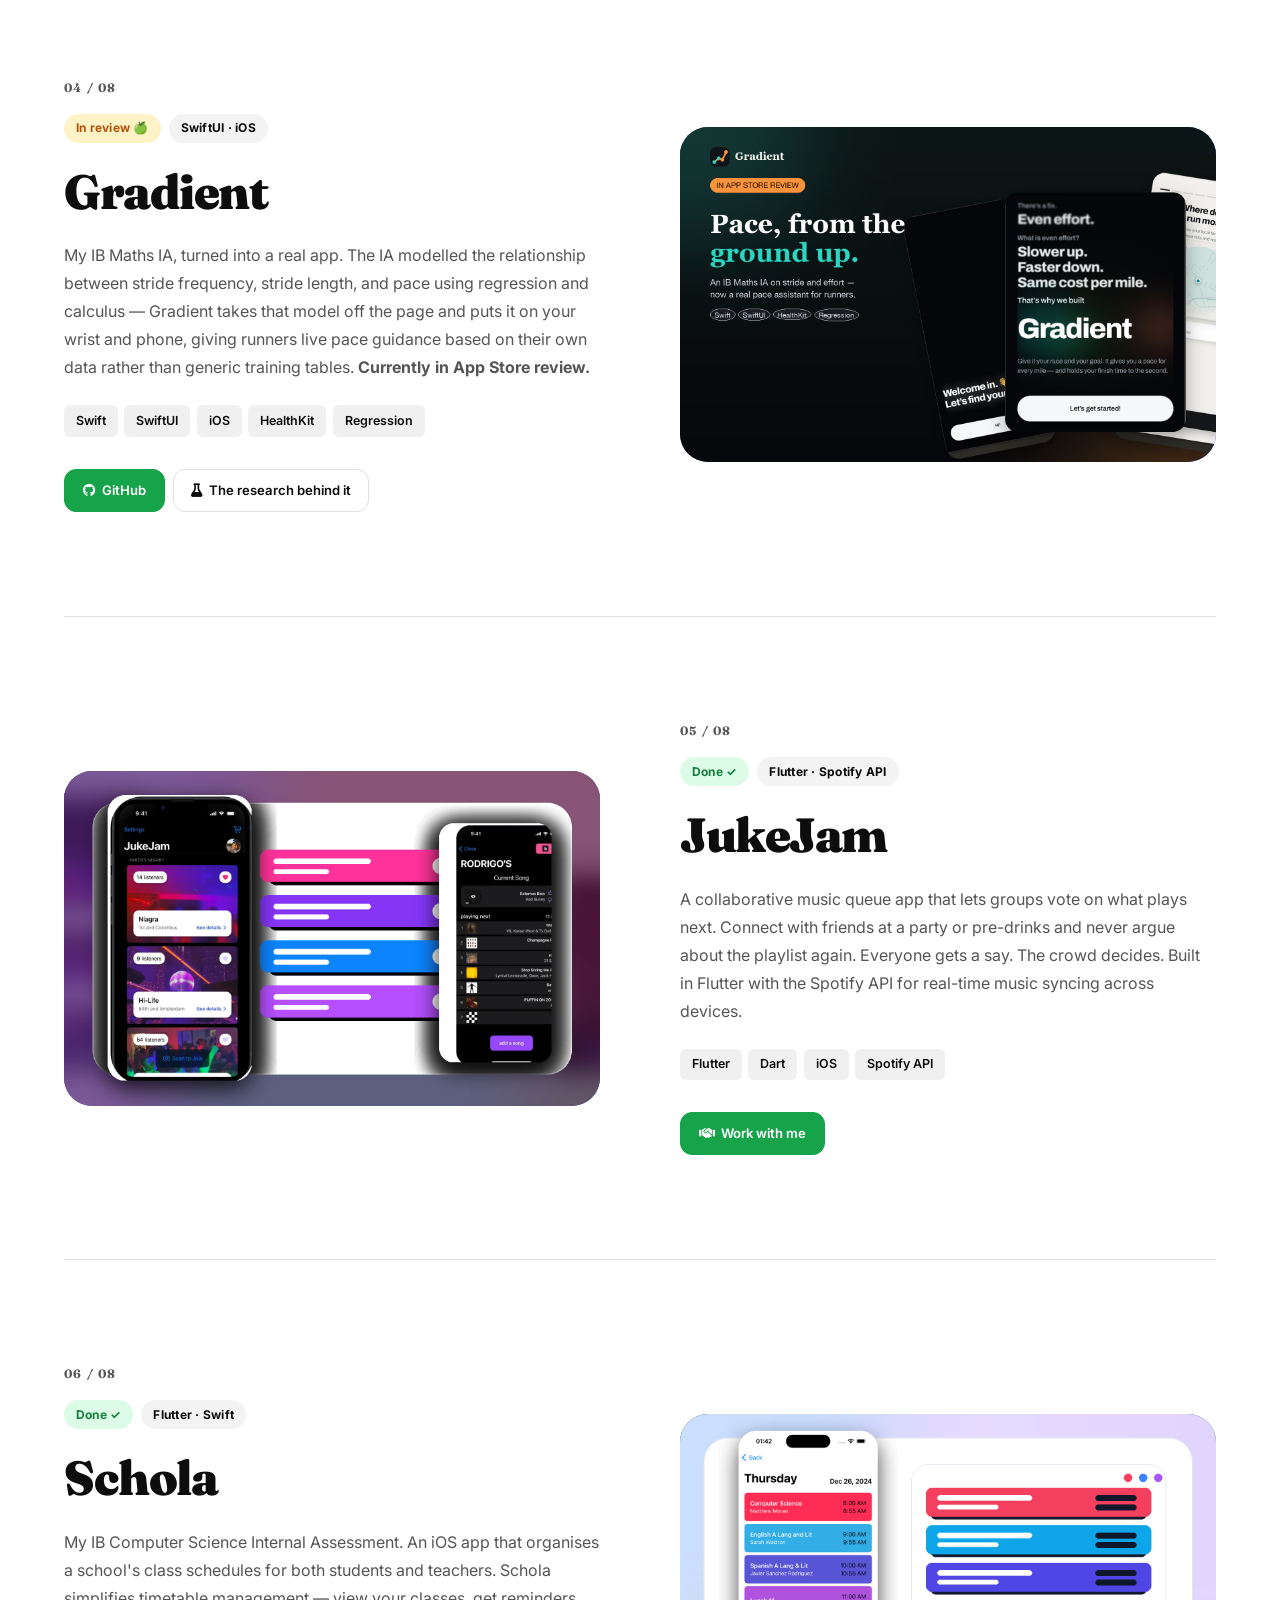
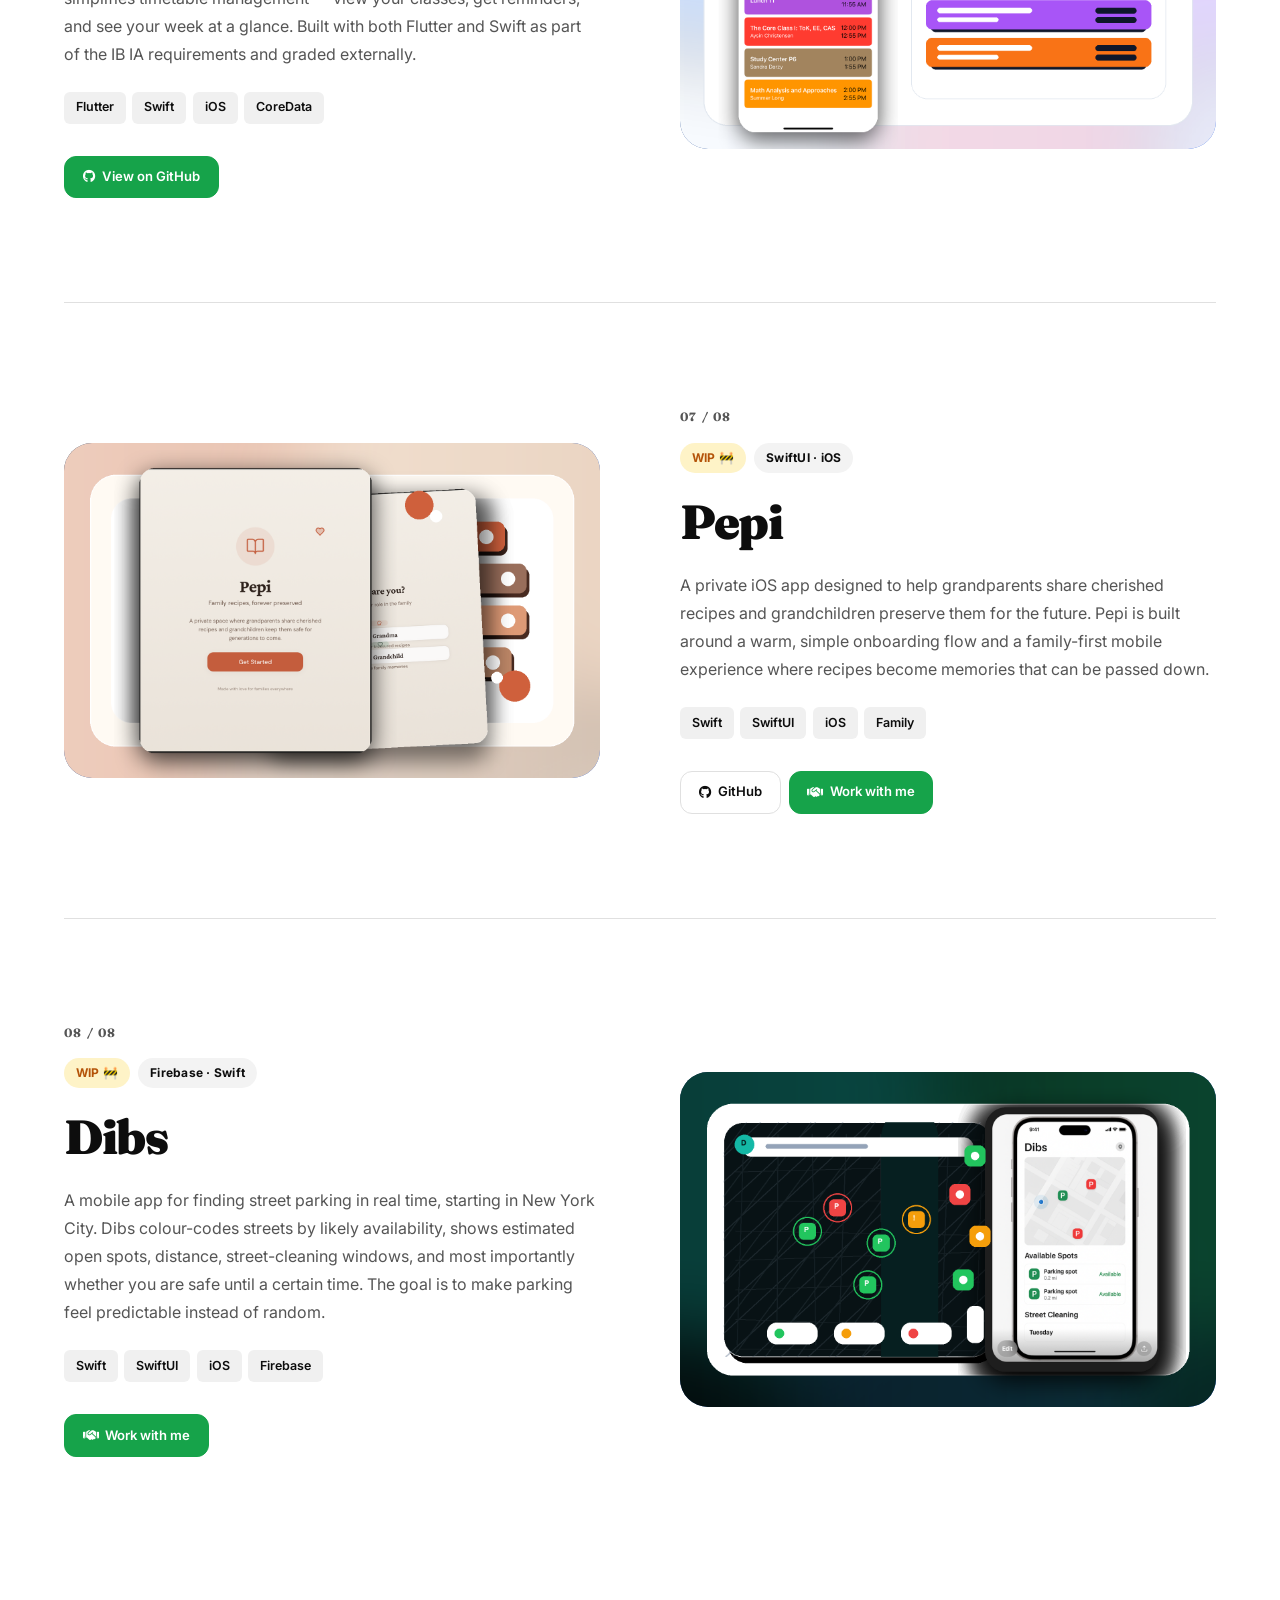
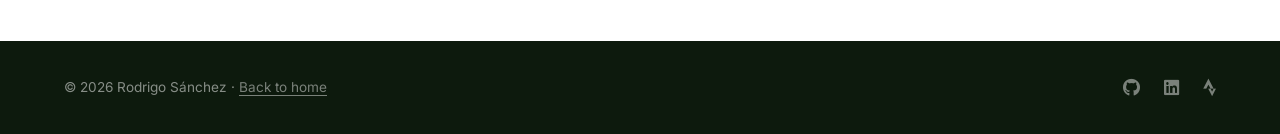
<file: mobile.html>
<!DOCTYPE html>
<html lang="en">
<head>
    <meta charset="UTF-8">
    <meta name="viewport" content="width=device-width, initial-scale=1.0">
    <title>Rodrigo Sánchez — Mobile Projects</title>
    <link rel="icon" type="image/svg+xml" href="img/favicon-r.svg">
    <meta name="description" content="Native iOS apps built in Swift & SwiftUI by Rodrigo Sánchez.">
    <link href="https://fonts.googleapis.com/css2?family=Fraunces:ital,wght@0,300;0,400;0,700;0,900;1,300;1,700&family=Inter:wght@400;500;600;700;800&display=swap" rel="stylesheet">
    <link rel="stylesheet" href="https://cdnjs.cloudflare.com/ajax/libs/font-awesome/6.4.0/css/all.min.css">
    <link rel="stylesheet" href="css/styles.css">
</head>
<body>

    <!-- Navigation -->
    <nav class="navbar light-nav" id="navbar">
        <div class="nav-container">
            <div class="nav-logo">
                <a href="index.html">Rodrigo Sánchez</a>
            </div>
            <div class="nav-menu" id="navMenu">
                <ul class="nav-list">
                    <li><a href="index.html#work">Work</a></li>
                    <li><a href="index.html#about">About</a></li>
                    <li><a href="files/resume.pdf" target="_blank">Resume</a></li>
                    <li><a href="index.html#contact">Contact</a></li>
                </ul>
            </div>
            <div class="hamburger" id="hamburger">
                <span></span><span></span><span></span>
            </div>
        </div>
    </nav>

    <!-- Page Hero -->
    <section class="page-hero mobile-hero">
        <div class="container">
            <a href="index.html#work" class="page-hero-back">
                <i class="fas fa-arrow-left"></i> All categories
            </a>
            <h1 class="page-hero-title">
                Mobile<br>
                <em>Projects.</em>
            </h1>
            <p class="page-hero-desc">Native iOS apps built in Swift &amp; SwiftUI. Three live on the App Store, one in review. This is where most of my passion lives — building things that live in people's pockets.</p>
        </div>
    </section>

    <!-- Spotlight: Konovia -->
    <section class="spotlight mobile-page" id="konovia-spotlight">
        <div class="container">
            <div class="spotlight-inner">
                <div class="spotlight-info">
                    <span class="spotlight-label"><i class="fas fa-star"></i> Just launched</span>
                    <h2 class="spotlight-title"><em>Konovia.</em></h2>
                    <p class="spotlight-desc">A year in the making. Konovia turns the Spanish DGT Permiso B driving theory syllabus into short, Duolingo-style lessons — road-sign drills, streaks, and practice tests that make learning the rules of the road a daily habit instead of a chore. Live on the App Store since August 2026.</p>
                    <div style="display:flex;gap:.5rem;flex-wrap:wrap;margin-bottom:1.5rem;">
                        <span class="badge badge-done">Done ✓</span>
                        <span style="background:rgba(251,146,60,.14);color:#fdba74;padding:.3rem .75rem;border-radius:100px;font-size:.75rem;font-weight:600;">Swift</span>
                        <span style="background:rgba(251,146,60,.14);color:#fdba74;padding:.3rem .75rem;border-radius:100px;font-size:.75rem;font-weight:600;">SwiftUI</span>
                        <span style="background:rgba(251,146,60,.14);color:#fdba74;padding:.3rem .75rem;border-radius:100px;font-size:.75rem;font-weight:600;">Education</span>
                    </div>
                    <div style="display:flex;gap:.75rem;flex-wrap:wrap;">
                        <a href="https://apps.apple.com/us/app/konovia-test-dgt-permiso-b/id6799780493" target="_blank" class="btn btn-ghost" style="font-size:.85rem;padding:.6rem 1.2rem;">
                            <i class="fab fa-app-store-ios"></i> App Store
                        </a>
                        <a href="index.html#contact" class="btn btn-primary" style="font-size:.85rem;padding:.6rem 1.2rem;">
                            <i class="fas fa-handshake"></i> Work with me
                        </a>
                    </div>
                </div>
                <div class="spotlight-visual">
                    <div class="spotlight-visual-inner">
                        <img src="img/konovia-promo.png" alt="Konovia driving theory app promotional preview" class="spotlight-img">
                    </div>
                </div>
            </div>
        </div>
    </section>

    <!-- Projects -->
    <section class="projects-list">
        <div class="container">

            <!-- Konovia -->
            <div class="project-feature konovia" data-cat="mobile">
                <div class="project-visual">
                    <div class="project-visual-inner">
                        <img src="img/konovia-promo.png" alt="Konovia driving theory learning app promotional preview" class="project-visual-img">
                    </div>
                </div>
                <div class="project-info">
                    <p class="project-number">01 / 08</p>
                    <div class="project-badges">
                        <span class="badge badge-done">Done ✓</span>
                        <span class="badge badge-category">SwiftUI · iOS</span>
                    </div>
                    <h2 class="project-title">Konovia</h2>
                    <p class="project-desc">A Duolingo-style iOS app for Spanish driving theory test prep. Konovia breaks the DGT Permiso B syllabus into short orange-themed lessons, road-sign drills, streaks, and practice questions so learning the rules of the road feels less painful and more like a daily habit. A year in development, and <strong>now live on the App Store.</strong></p>
                    <div class="project-tags">
                        <span class="tag">Swift</span>
                        <span class="tag">SwiftUI</span>
                        <span class="tag">iOS</span>
                        <span class="tag">Education</span>
                        <span class="tag">DGT</span>
                    </div>
                    <div class="project-actions">
                        <a href="https://apps.apple.com/us/app/konovia-test-dgt-permiso-b/id6799780493" target="_blank" class="btn-action primary-action">
                            <i class="fab fa-app-store-ios"></i> App Store
                        </a>
                        <a href="konovia-privacy-policy/" class="btn-action">
                            <i class="fas fa-shield-halved"></i> Privacy
                        </a>
                    </div>
                </div>
            </div>

            <!-- FootyImpostor -->
            <div class="project-feature flip" data-cat="mobile">
                <div class="project-visual">
                    <div class="project-visual-inner">
                        <img src="img/footyimpostor-promo.png" alt="FootyImpostor promotional preview" class="project-visual-img">
                    </div>
                </div>
                <div class="project-info">
                    <p class="project-number">02 / 08</p>
                    <div class="project-badges">
                        <span class="badge badge-done">Done ✓</span>
                        <span class="badge badge-category">Swift · iOS</span>
                    </div>
                    <h2 class="project-title">FootyImpostor</h2>
                    <p class="project-desc">A mobile game inspired by Among Us set in the world of football. Players take the role of teammates on a squad — but one of them is the impostor. Think quick deduction, in-match challenges, and real football knowledge. At peak, FootyImpostor hit #1 in LATAM games, ranked on the App Store in 30 countries, and has grown to 150k+ users. <strong>Live on the App Store.</strong></p>
                    <div class="project-tags">
                        <span class="tag">Swift</span>
                        <span class="tag">SwiftUI</span>
                        <span class="tag">iOS</span>
                        <span class="tag">GameKit</span>
                    </div>
                    <div class="project-actions">
                        <a href="https://apps.apple.com/us/app/footyimpostor/id6742039191" target="_blank" class="btn-action primary-action">
                            <i class="fab fa-app-store-ios"></i> App Store
                        </a>
                        <a href="index.html#contact" class="btn-action">
                            <i class="fas fa-handshake"></i> Work with me
                        </a>
                    </div>
                </div>
            </div>

            <!-- HoopsImpostor -->
            <div class="project-feature" data-cat="mobile">
                <div class="project-visual">
                    <div class="project-visual-inner">
                        <img src="img/hoopsimpostor-promo.png" alt="HoopsImpostor basketball social deduction game promotional preview" class="project-visual-img" onerror="this.closest('.project-visual-inner').style.background='linear-gradient(135deg,#1a1a1a,#333)';this.style.display='none'">
                    </div>
                </div>
                <div class="project-info">
                    <p class="project-number">03 / 08</p>
                    <div class="project-badges">
                        <span class="badge badge-done">Done ✓</span>
                        <span class="badge badge-category">Swift · iOS</span>
                    </div>
                    <h2 class="project-title">HoopsImpostor</h2>
                    <p class="project-desc">The basketball sequel to FootyImpostor. Same social-deduction formula — one player on the roster is faking it — rebuilt around NBA knowledge, player trivia, and hoops culture. Shipped in April 2026 off the back of everything I learned running FootyImpostor at scale. <strong>Live on the App Store.</strong></p>
                    <div class="project-tags">
                        <span class="tag">Swift</span>
                        <span class="tag">SwiftUI</span>
                        <span class="tag">iOS</span>
                        <span class="tag">GameKit</span>
                    </div>
                    <div class="project-actions">
                        <a href="https://apps.apple.com/us/app/hoopsimposter/id6762897176" target="_blank" class="btn-action primary-action">
                            <i class="fab fa-app-store-ios"></i> App Store
                        </a>
                        <a href="hoopsimpostor-privacy-policy/" class="btn-action">
                            <i class="fas fa-shield-halved"></i> Privacy
                        </a>
                    </div>
                </div>
            </div>

            <!-- Gradient -->
            <div class="project-feature flip" data-cat="mobile">
                <div class="project-visual">
                    <div class="project-visual-inner">
                        <img src="img/gradient-promo.png" alt="Gradient running pace assistant app promotional preview" class="project-visual-img" onerror="this.closest('.project-visual-inner').style.background='linear-gradient(135deg,#1a1a1a,#333)';this.style.display='none'">
                    </div>
                </div>
                <div class="project-info">
                    <p class="project-number">04 / 08</p>
                    <div class="project-badges">
                        <span class="badge badge-wip">In review 🍏</span>
                        <span class="badge badge-category">SwiftUI · iOS</span>
                    </div>
                    <h2 class="project-title">Gradient</h2>
                    <p class="project-desc">My IB Maths IA, turned into a real app. The IA modelled the relationship between stride frequency, stride length, and pace using regression and calculus — Gradient takes that model off the page and puts it on your wrist and phone, giving runners live pace guidance based on their own data rather than generic training tables. <strong>Currently in App Store review.</strong></p>
                    <div class="project-tags">
                        <span class="tag">Swift</span>
                        <span class="tag">SwiftUI</span>
                        <span class="tag">iOS</span>
                        <span class="tag">HealthKit</span>
                        <span class="tag">Regression</span>
                    </div>
                    <div class="project-actions">
                        <a href="https://github.com/rodrisy/gradient-pace-assistant-2" target="_blank" class="btn-action primary-action">
                            <i class="fab fa-github"></i> GitHub
                        </a>
                        <a href="research.html" class="btn-action">
                            <i class="fas fa-flask"></i> The research behind it
                        </a>
                    </div>
                </div>
            </div>

            <!-- JukeJam -->
            <div class="project-feature" data-cat="mobile">
                <div class="project-visual">
                    <div class="project-visual-inner">
                        <img src="img/jukejam-promo.png" alt="JukeJam music queue app promotional preview" class="project-visual-img">
                    </div>
                </div>
                <div class="project-info">
                    <p class="project-number">05 / 08</p>
                    <div class="project-badges">
                        <span class="badge badge-done">Done ✓</span>
                        <span class="badge badge-category">Flutter · Spotify API</span>
                    </div>
                    <h2 class="project-title">JukeJam</h2>
                    <p class="project-desc">A collaborative music queue app that lets groups vote on what plays next. Connect with friends at a party or pre-drinks and never argue about the playlist again. Everyone gets a say. The crowd decides. Built in Flutter with the Spotify API for real-time music syncing across devices.</p>
                    <div class="project-tags">
                        <span class="tag">Flutter</span>
                        <span class="tag">Dart</span>
                        <span class="tag">iOS</span>
                        <span class="tag">Spotify API</span>
                    </div>
                    <div class="project-actions">
                        <a href="index.html#contact" class="btn-action primary-action">
                            <i class="fas fa-handshake"></i> Work with me
                        </a>
                    </div>
                </div>
            </div>

            <!-- Schola -->
            <div class="project-feature flip" data-cat="mobile">
                <div class="project-visual">
                    <div class="project-visual-inner">
                        <img src="img/schola-promo.png" alt="Schola timetable app promotional preview" class="project-visual-img">
                    </div>
                </div>
                <div class="project-info">
                    <p class="project-number">06 / 08</p>
                    <div class="project-badges">
                        <span class="badge badge-done">Done ✓</span>
                        <span class="badge badge-category">Flutter · Swift</span>
                    </div>
                    <h2 class="project-title">Schola</h2>
                    <p class="project-desc">My IB Computer Science Internal Assessment. An iOS app that organises a school's class schedules for both students and teachers. Schola simplifies timetable management — view your classes, get reminders, and see your week at a glance. Built with both Flutter and Swift as part of the IB IA requirements and graded externally.</p>
                    <div class="project-tags">
                        <span class="tag">Flutter</span>
                        <span class="tag">Swift</span>
                        <span class="tag">iOS</span>
                        <span class="tag">CoreData</span>
                    </div>
                    <div class="project-actions">
                        <a href="https://github.com/rodrisy/Schola" target="_blank" class="btn-action primary-action">
                            <i class="fab fa-github"></i> View on GitHub
                        </a>
                    </div>
                </div>
            </div>

            <!-- Pepi -->
            <div class="project-feature" data-cat="mobile">
                <div class="project-visual">
                    <div class="project-visual-inner">
                        <img src="img/pepi-promo.png" alt="Pepi family recipes app promotional preview" class="project-visual-img">
                    </div>
                </div>
                <div class="project-info">
                    <p class="project-number">07 / 08</p>
                    <div class="project-badges">
                        <span class="badge badge-wip">WIP 🚧</span>
                        <span class="badge badge-category">SwiftUI · iOS</span>
                    </div>
                    <h2 class="project-title">Pepi</h2>
                    <p class="project-desc">A private iOS app designed to help grandparents share cherished recipes and grandchildren preserve them for the future. Pepi is built around a warm, simple onboarding flow and a family-first mobile experience where recipes become memories that can be passed down.</p>
                    <div class="project-tags">
                        <span class="tag">Swift</span>
                        <span class="tag">SwiftUI</span>
                        <span class="tag">iOS</span>
                        <span class="tag">Family</span>
                    </div>
                    <div class="project-actions">
                        <a href="https://github.com/rodrisy/pepi-grandma-recipe" target="_blank" class="btn-action">
                            <i class="fab fa-github"></i> GitHub
                        </a>
                        <a href="index.html#contact" class="btn-action primary-action">
                            <i class="fas fa-handshake"></i> Work with me
                        </a>
                    </div>
                </div>
            </div>

            <!-- Dibs -->
            <div class="project-feature flip" data-cat="mobile">
                <div class="project-visual">
                    <div class="project-visual-inner">
                        <img src="img/dibs-promo.png" alt="Dibs parking app promotional preview" class="project-visual-img">
                    </div>
                </div>
                <div class="project-info">
                    <p class="project-number">08 / 08</p>
                    <div class="project-badges">
                        <span class="badge badge-wip">WIP 🚧</span>
                        <span class="badge badge-category">Firebase · Swift</span>
                    </div>
                    <h2 class="project-title">Dibs</h2>
                    <p class="project-desc">A mobile app for finding street parking in real time, starting in New York City. Dibs colour-codes streets by likely availability, shows estimated open spots, distance, street-cleaning windows, and most importantly whether you are safe until a certain time. The goal is to make parking feel predictable instead of random.</p>
                    <div class="project-tags">
                        <span class="tag">Swift</span>
                        <span class="tag">SwiftUI</span>
                        <span class="tag">iOS</span>
                        <span class="tag">Firebase</span>
                    </div>
                    <div class="project-actions">
                        <a href="index.html#contact" class="btn-action primary-action">
                            <i class="fas fa-handshake"></i> Work with me
                        </a>
                    </div>
                </div>
            </div>

        </div>
    </section>

    <!-- Footer -->
    <footer class="footer">
        <div class="container">
            <div class="footer-content">
                <p>&copy; 2026 Rodrigo Sánchez · <a href="index.html" style="color:rgba(255,255,255,.45);text-decoration:underline;text-underline-offset:3px;">Back to home</a></p>
                <div class="footer-socials">
                    <a href="https://github.com/rodrisy" target="_blank" aria-label="GitHub"><i class="fab fa-github"></i></a>
                    <a href="https://www.linkedin.com/in/rodrigo-sanchez-66bb8b237/" target="_blank" aria-label="LinkedIn"><i class="fab fa-linkedin"></i></a>
                    <a href="https://www.strava.com/athletes/123858349" target="_blank" aria-label="Strava"><i class="fab fa-strava"></i></a>
                </div>
            </div>
        </div>
    </footer>

    <script src="js/main.js"></script>
</body>
</html>
</file>
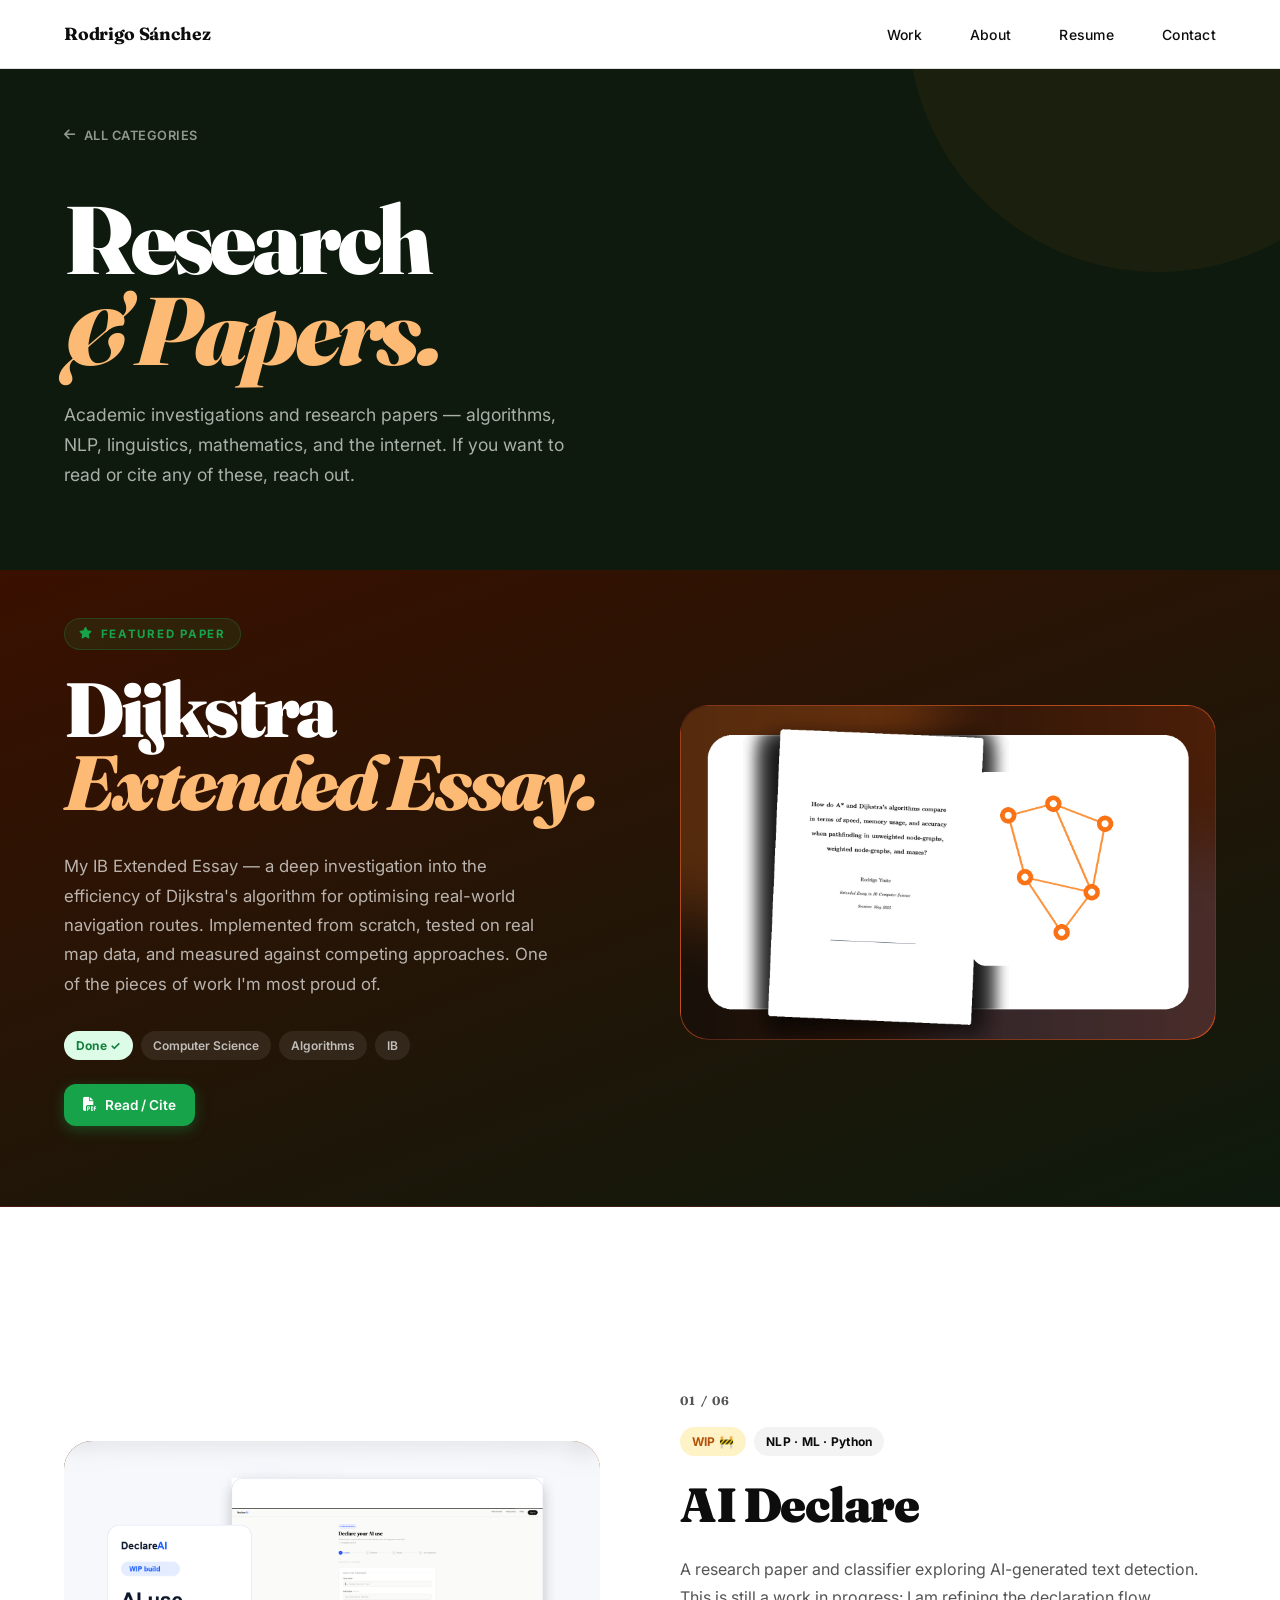
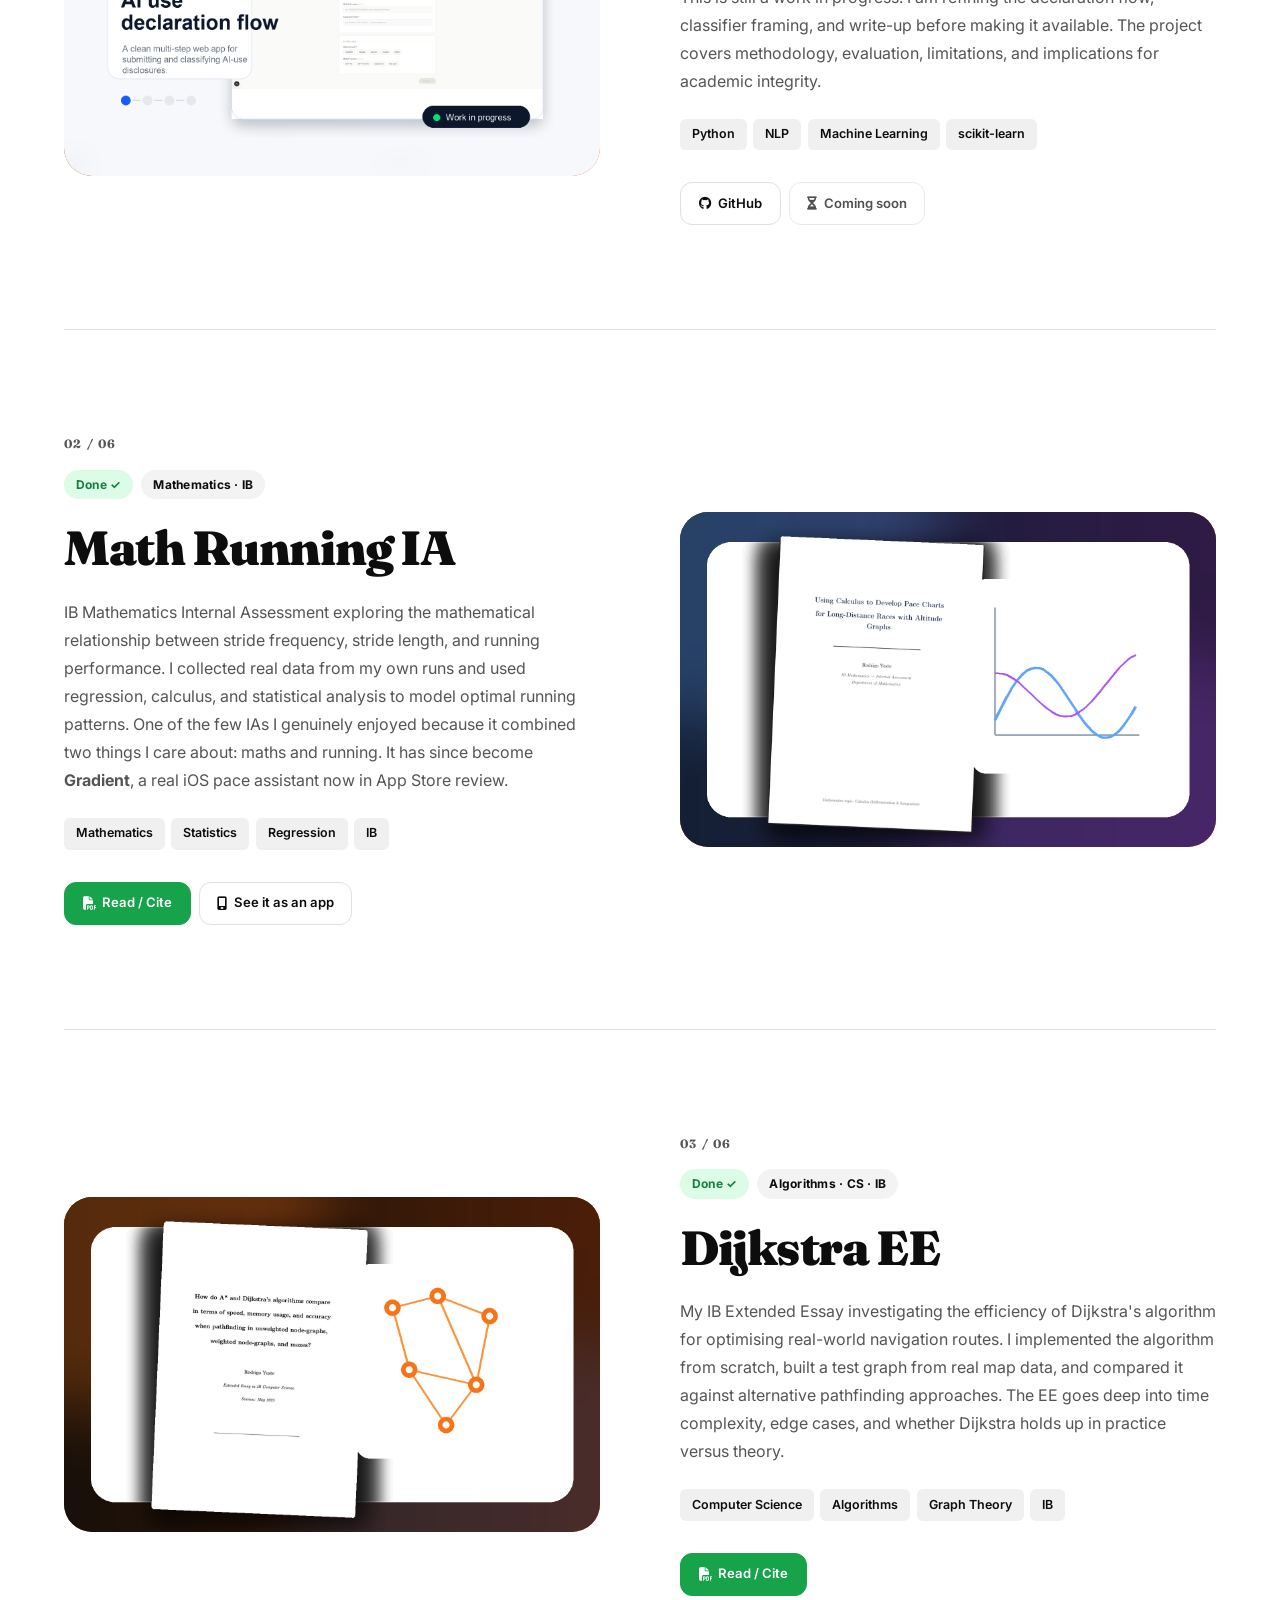
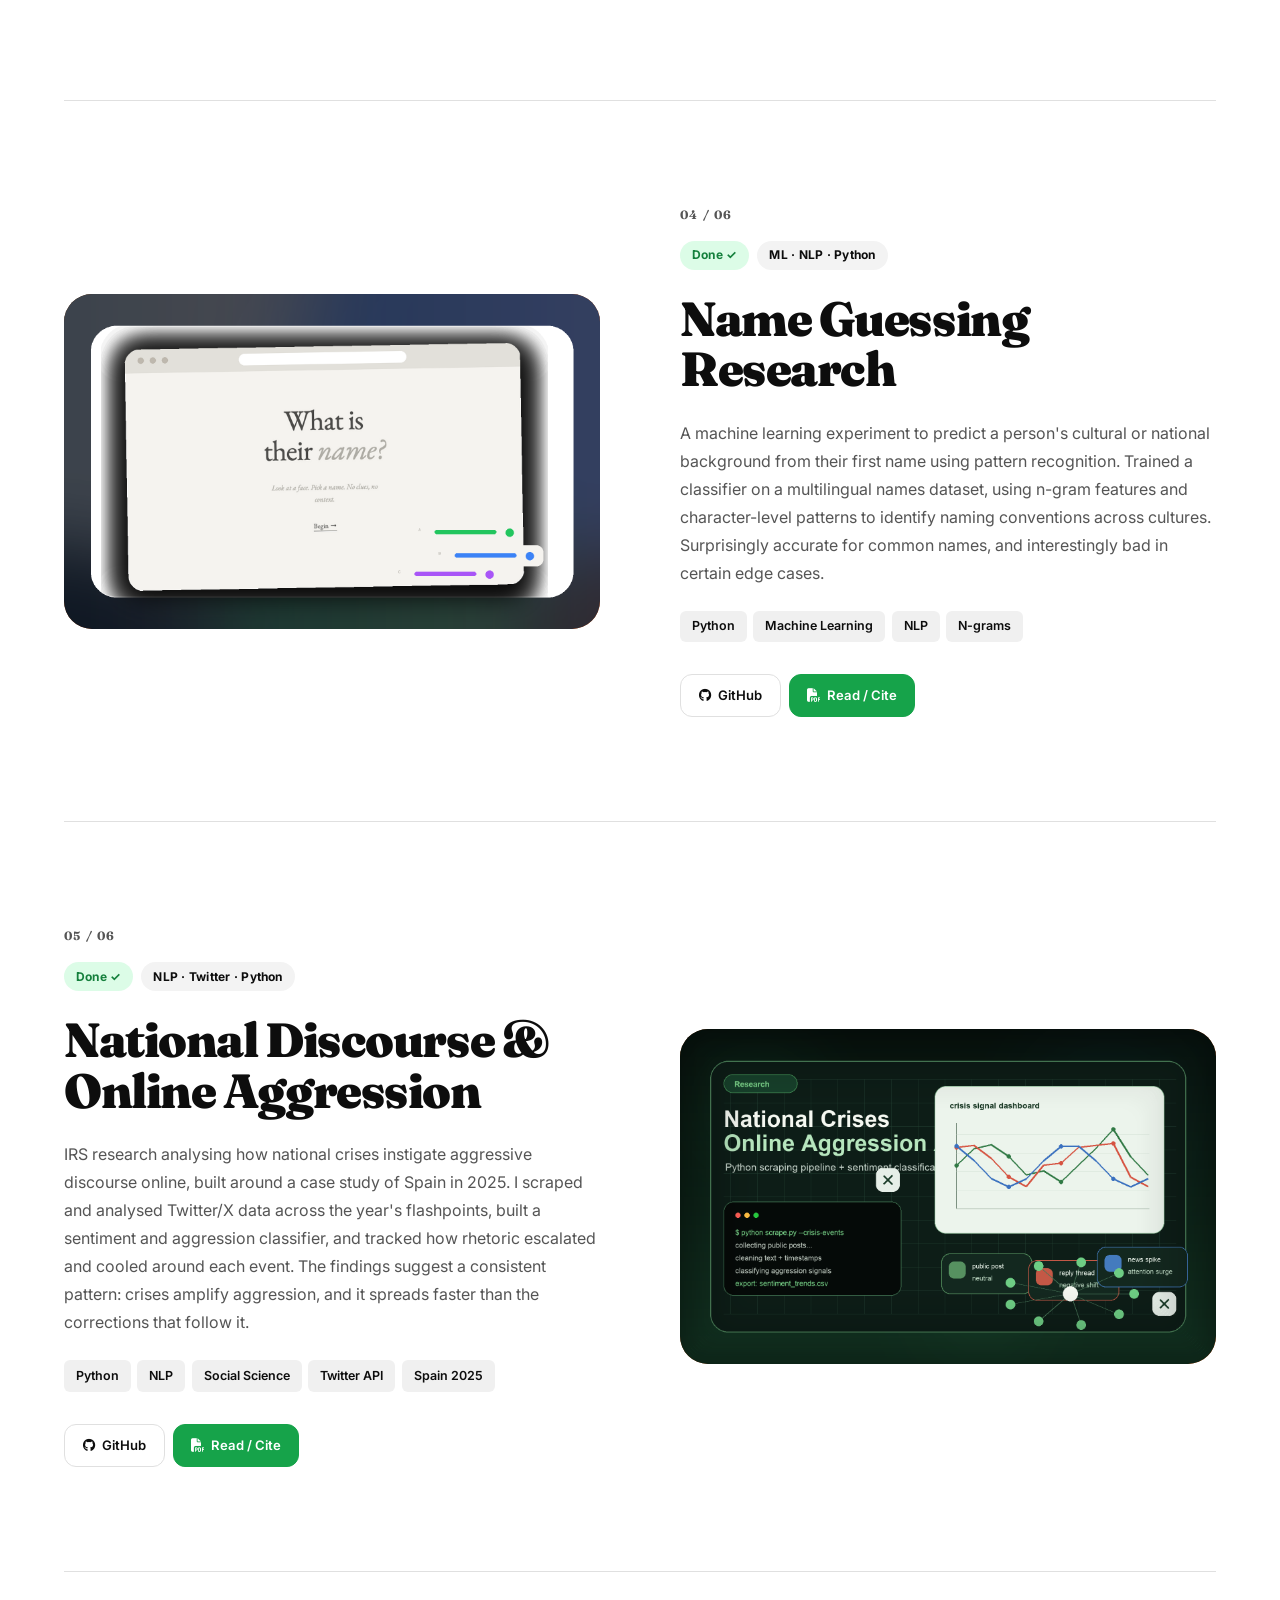
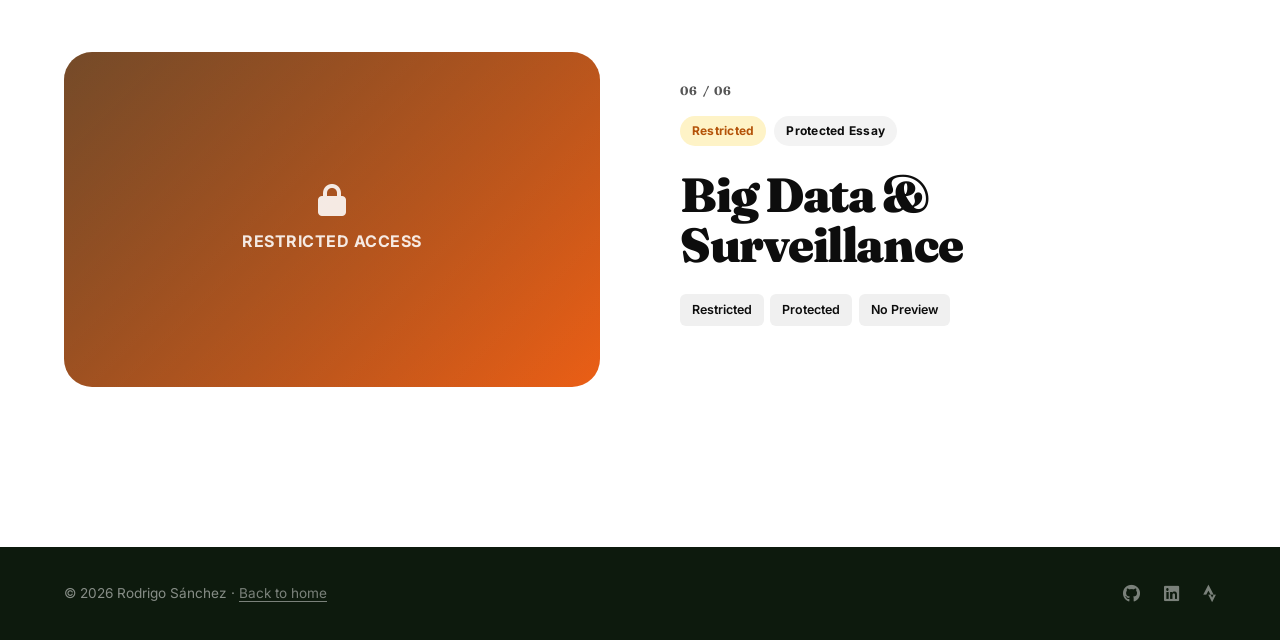
<file: research.html>
<!DOCTYPE html>
<html lang="en">
<head>
    <meta charset="UTF-8">
    <meta name="viewport" content="width=device-width, initial-scale=1.0">
    <title>Rodrigo Sánchez — Research</title>
    <link rel="icon" type="image/svg+xml" href="img/favicon-r.svg">
    <meta name="description" content="Academic research and papers by Rodrigo Sánchez.">
    <link href="https://fonts.googleapis.com/css2?family=Fraunces:ital,wght@0,300;0,400;0,700;0,900;1,300;1,700&family=Inter:wght@400;500;600;700;800&display=swap" rel="stylesheet">
    <link rel="stylesheet" href="https://cdnjs.cloudflare.com/ajax/libs/font-awesome/6.4.0/css/all.min.css">
    <link rel="stylesheet" href="css/styles.css">
</head>
<body>

    <!-- Navigation -->
    <nav class="navbar light-nav" id="navbar">
        <div class="nav-container">
            <div class="nav-logo">
                <a href="index.html">Rodrigo Sánchez</a>
            </div>
            <div class="nav-menu" id="navMenu">
                <ul class="nav-list">
                    <li><a href="index.html#work">Work</a></li>
                    <li><a href="index.html#about">About</a></li>
                    <li><a href="files/resume.pdf" target="_blank">Resume</a></li>
                    <li><a href="index.html#contact">Contact</a></li>
                </ul>
            </div>
            <div class="hamburger" id="hamburger">
                <span></span><span></span><span></span>
            </div>
        </div>
    </nav>

    <!-- Page Hero -->
    <section class="page-hero research-hero">
        <div class="container">
            <a href="index.html#work" class="page-hero-back">
                <i class="fas fa-arrow-left"></i> All categories
            </a>
            <h1 class="page-hero-title">
                Research<br>
                <em>&amp; Papers.</em>
            </h1>
            <p class="page-hero-desc">Academic investigations and research papers — algorithms, NLP, linguistics, mathematics, and the internet. If you want to read or cite any of these, reach out.</p>
        </div>
    </section>

    <!-- Spotlight: Dijkstra EE -->
    <section class="spotlight research-page">
        <div class="container">
            <div class="spotlight-inner">
                <div class="spotlight-info">
                    <span class="spotlight-label"><i class="fas fa-star"></i> Featured paper</span>
                    <h2 class="spotlight-title">Dijkstra<em>Extended Essay.</em></h2>
                    <p class="spotlight-desc">My IB Extended Essay — a deep investigation into the efficiency of Dijkstra's algorithm for optimising real-world navigation routes. Implemented from scratch, tested on real map data, and measured against competing approaches. One of the pieces of work I'm most proud of.</p>
                    <div style="display:flex;gap:.5rem;flex-wrap:wrap;margin-bottom:1.5rem;">
                        <span class="badge badge-done">Done ✓</span>
                        <span style="background:rgba(255,255,255,.08);color:rgba(255,255,255,.7);padding:.3rem .75rem;border-radius:100px;font-size:.75rem;font-weight:600;">Computer Science</span>
                        <span style="background:rgba(255,255,255,.08);color:rgba(255,255,255,.7);padding:.3rem .75rem;border-radius:100px;font-size:.75rem;font-weight:600;">Algorithms</span>
                        <span style="background:rgba(255,255,255,.08);color:rgba(255,255,255,.7);padding:.3rem .75rem;border-radius:100px;font-size:.75rem;font-weight:600;">IB</span>
                    </div>
                    <div style="display:flex;gap:.75rem;flex-wrap:wrap;">
                        <a href="files/dijkstra-ee.pdf" target="_blank" class="btn btn-primary" style="font-size:.85rem;padding:.6rem 1.2rem;">
                            <i class="fas fa-file-pdf"></i> Read / Cite
                        </a>
                    </div>
                </div>
                <div class="spotlight-visual">
                    <div class="spotlight-visual-inner">
                        <img src="img/dijkstra-paper-promo.png" alt="Dijkstra Extended Essay promotional preview" class="spotlight-img">
                    </div>
                </div>
            </div>
        </div>
    </section>

    <!-- Projects -->
    <section class="projects-list">
        <div class="container">

            <!-- AI Declare -->
            <div class="project-feature" data-cat="research">
                <div class="project-visual">
                    <div class="project-visual-inner">
                        <img src="img/aideclare-promo.png" alt="AI Declare work in progress research preview" class="project-visual-img">
                    </div>
                </div>
                <div class="project-info">
                    <p class="project-number">01 / 06</p>
                    <div class="project-badges">
                        <span class="badge badge-wip">WIP 🚧</span>
                        <span class="badge badge-category">NLP · ML · Python</span>
                    </div>
                    <h2 class="project-title">AI Declare</h2>
                    <p class="project-desc">A research paper and classifier exploring AI-generated text detection. This is still a work in progress: I am refining the declaration flow, classifier framing, and write-up before making it available. The project covers methodology, evaluation, limitations, and implications for academic integrity.</p>
                    <div class="project-tags">
                        <span class="tag">Python</span>
                        <span class="tag">NLP</span>
                        <span class="tag">Machine Learning</span>
                        <span class="tag">scikit-learn</span>
                    </div>
                    <div class="project-actions">
                        <a href="https://github.com/rodrisy/declareai_2" target="_blank" class="btn-action">
                            <i class="fab fa-github"></i> GitHub
                        </a>
                        <span class="btn-action disabled-action">
                            <i class="fas fa-hourglass-half"></i> Coming soon
                        </span>
                    </div>
                </div>
            </div>

            <!-- Math Running IA -->
            <div class="project-feature flip" data-cat="research">
                <div class="project-visual">
                    <div class="project-visual-inner">
                        <img src="img/math-running-promo.png" alt="Math Running IA paper promotional preview" class="project-visual-img">
                    </div>
                </div>
                <div class="project-info">
                    <p class="project-number">02 / 06</p>
                    <div class="project-badges">
                        <span class="badge badge-done">Done ✓</span>
                        <span class="badge badge-category">Mathematics · IB</span>
                    </div>
                    <h2 class="project-title">Math Running IA</h2>
                    <p class="project-desc">IB Mathematics Internal Assessment exploring the mathematical relationship between stride frequency, stride length, and running performance. I collected real data from my own runs and used regression, calculus, and statistical analysis to model optimal running patterns. One of the few IAs I genuinely enjoyed because it combined two things I care about: maths and running. It has since become <strong>Gradient</strong>, a real iOS pace assistant now in App Store review.</p>
                    <div class="project-tags">
                        <span class="tag">Mathematics</span>
                        <span class="tag">Statistics</span>
                        <span class="tag">Regression</span>
                        <span class="tag">IB</span>
                    </div>
                    <div class="project-actions">
                        <a href="files/running-pace-ia.pdf" target="_blank" class="btn-action primary-action">
                            <i class="fas fa-file-pdf"></i> Read / Cite
                        </a>
                        <a href="mobile.html" class="btn-action">
                            <i class="fas fa-mobile-screen"></i> See it as an app
                        </a>
                    </div>
                </div>
            </div>

            <!-- Dijkstra EE -->
            <div class="project-feature" data-cat="research">
                <div class="project-visual">
                    <div class="project-visual-inner">
                        <img src="img/dijkstra-paper-promo.png" alt="Dijkstra Extended Essay promotional preview" class="project-visual-img">
                    </div>
                </div>
                <div class="project-info">
                    <p class="project-number">03 / 06</p>
                    <div class="project-badges">
                        <span class="badge badge-done">Done ✓</span>
                        <span class="badge badge-category">Algorithms · CS · IB</span>
                    </div>
                    <h2 class="project-title">Dijkstra EE</h2>
                    <p class="project-desc">My IB Extended Essay investigating the efficiency of Dijkstra's algorithm for optimising real-world navigation routes. I implemented the algorithm from scratch, built a test graph from real map data, and compared it against alternative pathfinding approaches. The EE goes deep into time complexity, edge cases, and whether Dijkstra holds up in practice versus theory.</p>
                    <div class="project-tags">
                        <span class="tag">Computer Science</span>
                        <span class="tag">Algorithms</span>
                        <span class="tag">Graph Theory</span>
                        <span class="tag">IB</span>
                    </div>
                    <div class="project-actions">
                        <a href="files/dijkstra-ee.pdf" target="_blank" class="btn-action primary-action">
                            <i class="fas fa-file-pdf"></i> Read / Cite
                        </a>
                    </div>
                </div>
            </div>

            <!-- Name Guessing Research -->
            <div class="project-feature" data-cat="research">
                <div class="project-visual">
                    <div class="project-visual-inner">
                        <img src="img/name-research-promo.png" alt="Name Guessing Research promotional preview" class="project-visual-img">
                    </div>
                </div>
                <div class="project-info">
                    <p class="project-number">04 / 06</p>
                    <div class="project-badges">
                        <span class="badge badge-done">Done ✓</span>
                        <span class="badge badge-category">ML · NLP · Python</span>
                    </div>
                    <h2 class="project-title">Name Guessing Research</h2>
                    <p class="project-desc">A machine learning experiment to predict a person's cultural or national background from their first name using pattern recognition. Trained a classifier on a multilingual names dataset, using n-gram features and character-level patterns to identify naming conventions across cultures. Surprisingly accurate for common names, and interestingly bad in certain edge cases.</p>
                    <div class="project-tags">
                        <span class="tag">Python</span>
                        <span class="tag">Machine Learning</span>
                        <span class="tag">NLP</span>
                        <span class="tag">N-grams</span>
                    </div>
                    <div class="project-actions">
                        <a href="https://github.com/rodrisy/name-guessing-research" target="_blank" class="btn-action">
                            <i class="fab fa-github"></i> GitHub
                        </a>
                        <a href="index.html#contact" class="btn-action primary-action">
                            <i class="fas fa-file-pdf"></i> Read / Cite
                        </a>
                    </div>
                </div>
            </div>

            <!-- National Crises & Online Aggression -->
            <div class="project-feature flip" data-cat="research">
                <div class="project-visual">
                    <div class="project-visual-inner">
                        <img src="img/national-crises-abstract-promo.png" alt="National Crises and Online Aggression Twitter scraping research preview" class="project-visual-img">
                    </div>
                </div>
                <div class="project-info">
                    <p class="project-number">05 / 06</p>
                    <div class="project-badges">
                        <span class="badge badge-done">Done ✓</span>
                        <span class="badge badge-category">NLP · Twitter · Python</span>
                    </div>
                    <h2 class="project-title">National Discourse &amp; Online Aggression</h2>
                    <p class="project-desc">IRS research analysing how national crises instigate aggressive discourse online, built around a case study of Spain in 2025. I scraped and analysed Twitter/X data across the year's flashpoints, built a sentiment and aggression classifier, and tracked how rhetoric escalated and cooled around each event. The findings suggest a consistent pattern: crises amplify aggression, and it spreads faster than the corrections that follow it.</p>
                    <div class="project-tags">
                        <span class="tag">Python</span>
                        <span class="tag">NLP</span>
                        <span class="tag">Social Science</span>
                        <span class="tag">Twitter API</span>
                        <span class="tag">Spain 2025</span>
                    </div>
                    <div class="project-actions">
                        <a href="https://github.com/rodrisy/national-crises-online-aggression" target="_blank" class="btn-action">
                            <i class="fab fa-github"></i> GitHub
                        </a>
                        <a href="index.html#contact" class="btn-action primary-action">
                            <i class="fas fa-file-pdf"></i> Read / Cite
                        </a>
                    </div>
                </div>
            </div>

            <!-- Big Data & Surveillance -->
            <div class="project-feature" data-cat="research">
                <div class="project-visual">
                    <div class="project-visual-inner">
                        <div class="unavailable-visual">
                            <i class="fas fa-lock"></i>
                            <span>Restricted access</span>
                        </div>
                    </div>
                </div>
                <div class="project-info">
                    <p class="project-number">06 / 06</p>
                    <div class="project-badges">
                        <span class="badge badge-wip">Restricted</span>
                        <span class="badge badge-category">Protected Essay</span>
                    </div>
                    <h2 class="project-title">Big Data &amp; Surveillance</h2>
                    <div class="project-tags">
                        <span class="tag">Restricted</span>
                        <span class="tag">Protected</span>
                        <span class="tag">No Preview</span>
                    </div>
                </div>
            </div>

        </div>
    </section>

    <!-- Footer -->
    <footer class="footer">
        <div class="container">
            <div class="footer-content">
                <p>&copy; 2026 Rodrigo Sánchez · <a href="index.html" style="color:rgba(255,255,255,.45);text-decoration:underline;text-underline-offset:3px;">Back to home</a></p>
                <div class="footer-socials">
                    <a href="https://github.com/rodrisy" target="_blank" aria-label="GitHub"><i class="fab fa-github"></i></a>
                    <a href="https://www.linkedin.com/in/rodrigo-sanchez-66bb8b237/" target="_blank" aria-label="LinkedIn"><i class="fab fa-linkedin"></i></a>
                    <a href="https://www.strava.com/athletes/123858349" target="_blank" aria-label="Strava"><i class="fab fa-strava"></i></a>
                </div>
            </div>
        </div>
    </footer>

    <script src="js/main.js"></script>
</body>
</html>
</file>
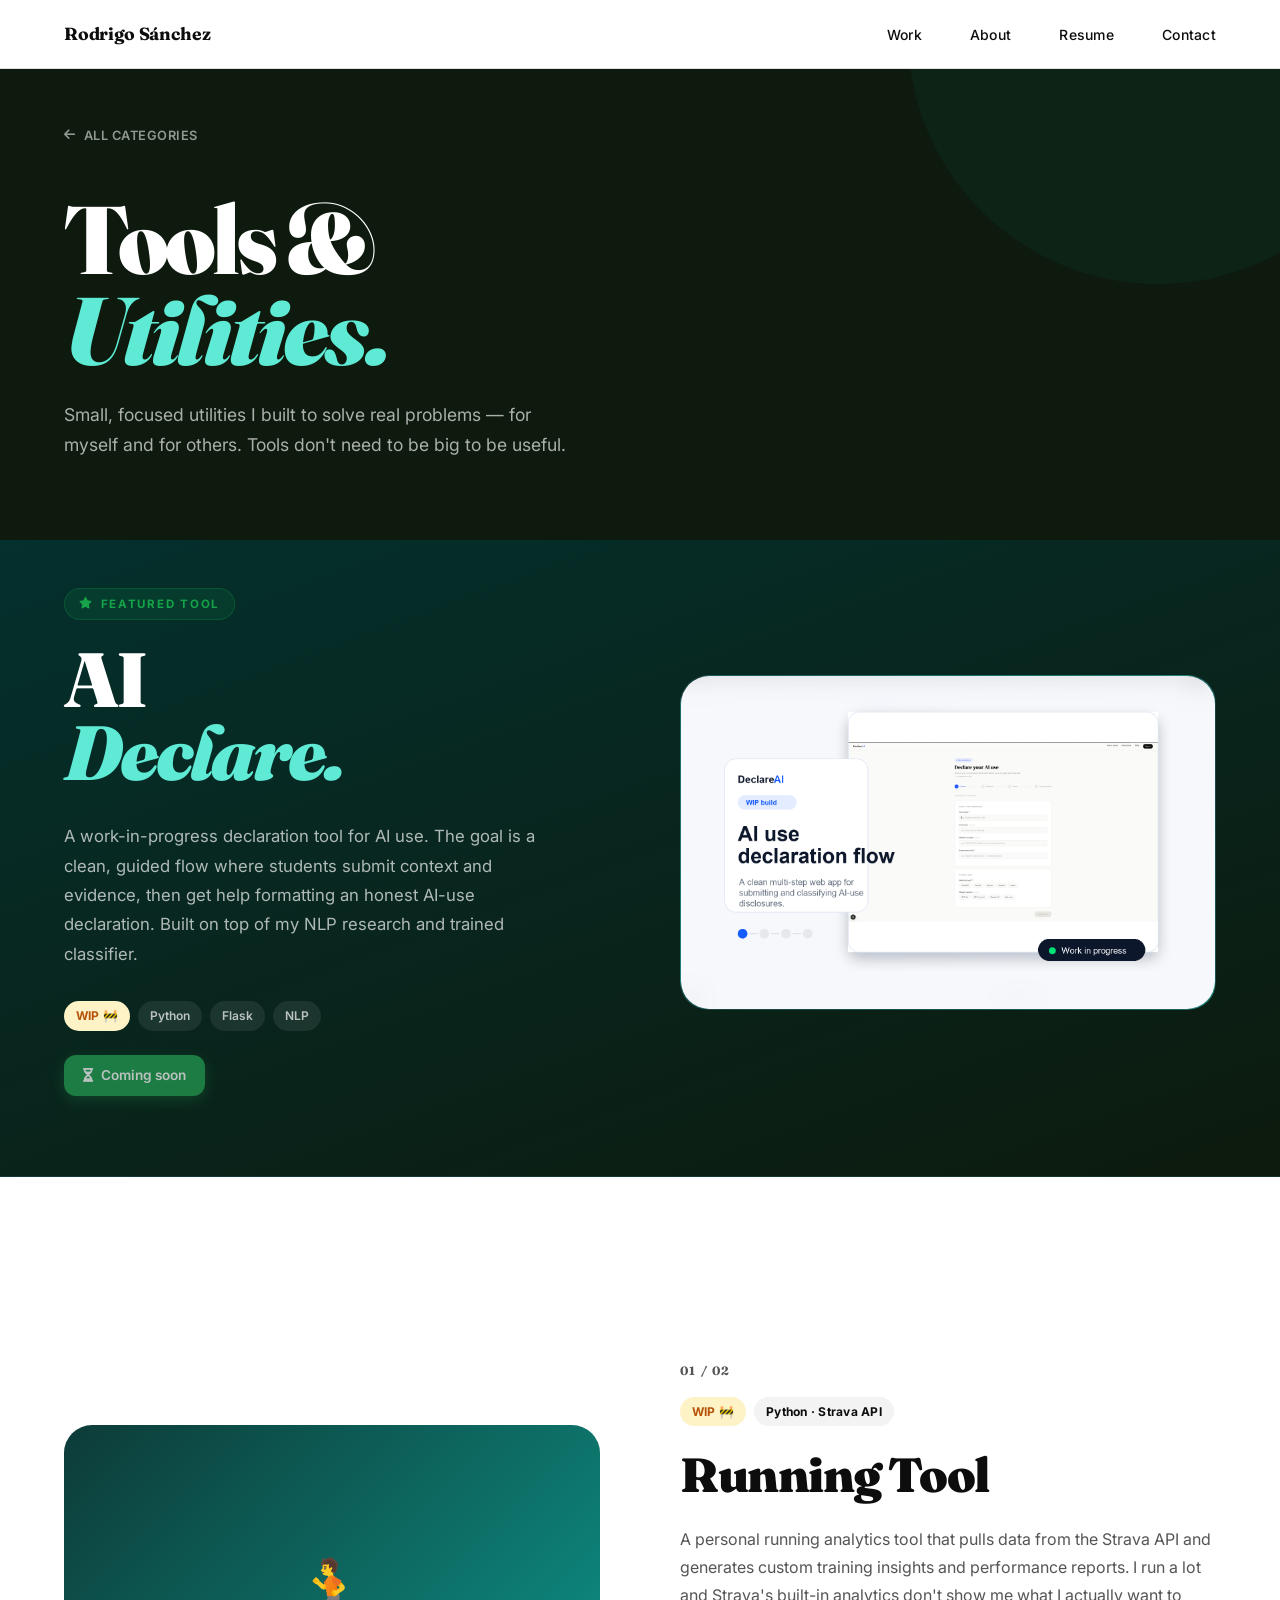
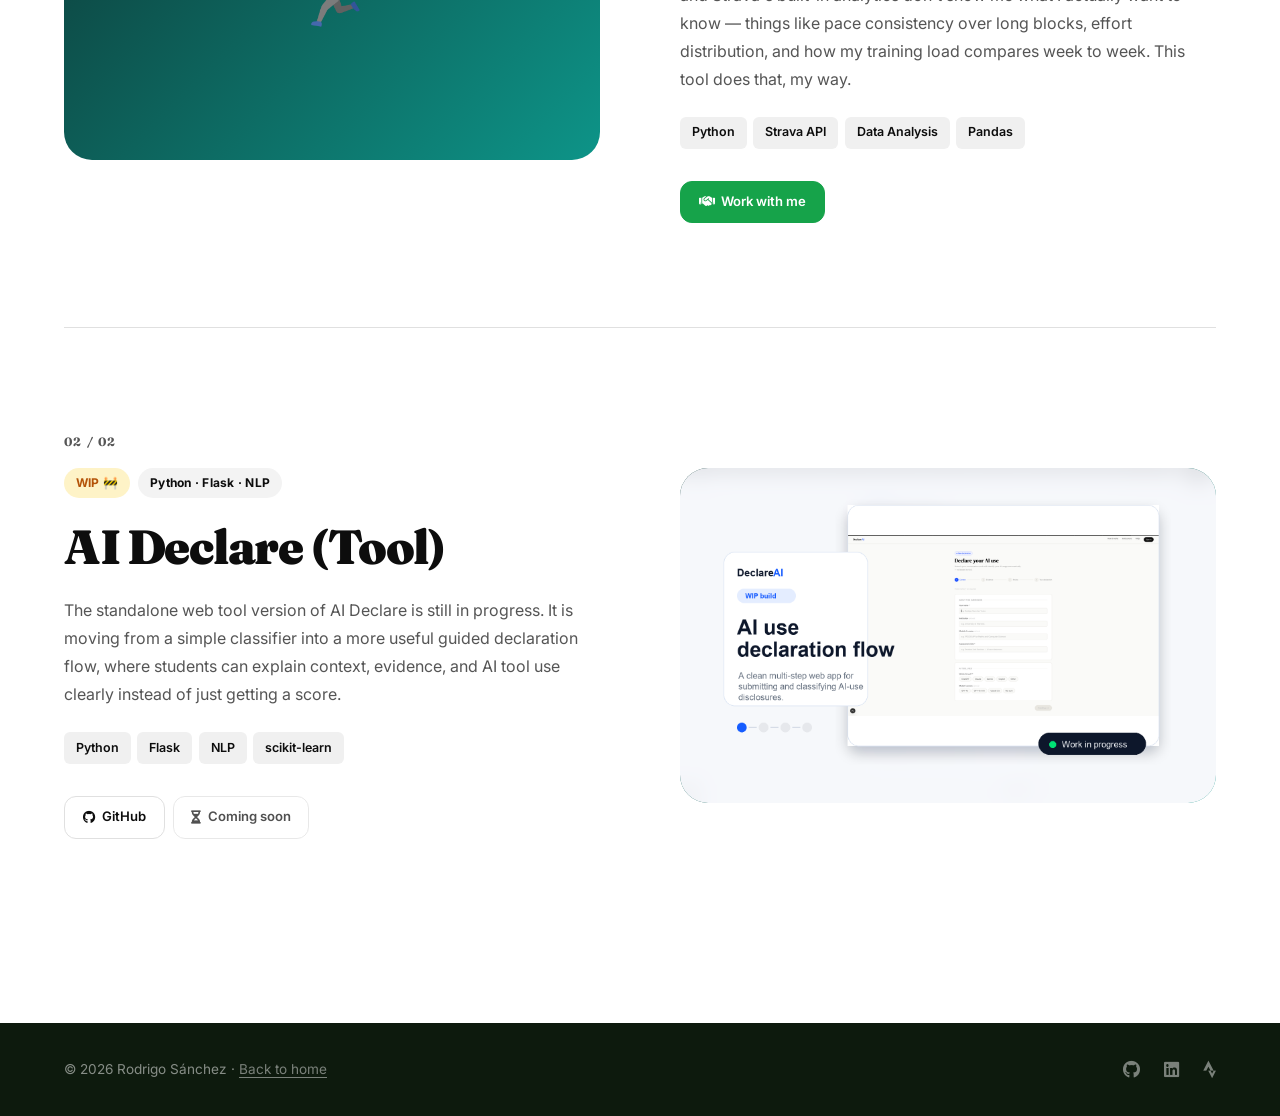
<file: tools.html>
<!DOCTYPE html>
<html lang="en">
<head>
    <meta charset="UTF-8">
    <meta name="viewport" content="width=device-width, initial-scale=1.0">
    <title>Rodrigo Sánchez — Tools</title>
    <link rel="icon" type="image/svg+xml" href="img/favicon-r.svg">
    <meta name="description" content="Utilities and tools built by Rodrigo Sánchez.">
    <link href="https://fonts.googleapis.com/css2?family=Fraunces:ital,wght@0,300;0,400;0,700;0,900;1,300;1,700&family=Inter:wght@400;500;600;700;800&display=swap" rel="stylesheet">
    <link rel="stylesheet" href="https://cdnjs.cloudflare.com/ajax/libs/font-awesome/6.4.0/css/all.min.css">
    <link rel="stylesheet" href="css/styles.css">
</head>
<body>

    <!-- Navigation -->
    <nav class="navbar light-nav" id="navbar">
        <div class="nav-container">
            <div class="nav-logo">
                <a href="index.html">Rodrigo Sánchez</a>
            </div>
            <div class="nav-menu" id="navMenu">
                <ul class="nav-list">
                    <li><a href="index.html#work">Work</a></li>
                    <li><a href="index.html#about">About</a></li>
                    <li><a href="files/resume.pdf" target="_blank">Resume</a></li>
                    <li><a href="index.html#contact">Contact</a></li>
                </ul>
            </div>
            <div class="hamburger" id="hamburger">
                <span></span><span></span><span></span>
            </div>
        </div>
    </nav>

    <!-- Page Hero -->
    <section class="page-hero tools-hero">
        <div class="container">
            <a href="index.html#work" class="page-hero-back">
                <i class="fas fa-arrow-left"></i> All categories
            </a>
            <h1 class="page-hero-title">
                Tools &amp;<br>
                <em>Utilities.</em>
            </h1>
            <p class="page-hero-desc">Small, focused utilities I built to solve real problems — for myself and for others. Tools don't need to be big to be useful.</p>
        </div>
    </section>

    <!-- Spotlight: AI Declare -->
    <section class="spotlight tools-page">
        <div class="container">
            <div class="spotlight-inner">
                <div class="spotlight-info">
                    <span class="spotlight-label"><i class="fas fa-star"></i> Featured tool</span>
                    <h2 class="spotlight-title">AI<em>Declare.</em></h2>
                    <p class="spotlight-desc">A work-in-progress declaration tool for AI use. The goal is a clean, guided flow where students submit context and evidence, then get help formatting an honest AI-use declaration. Built on top of my NLP research and trained classifier.</p>
                    <div style="display:flex;gap:.5rem;flex-wrap:wrap;margin-bottom:1.5rem;">
                        <span class="badge badge-wip">WIP 🚧</span>
                        <span style="background:rgba(255,255,255,.08);color:rgba(255,255,255,.7);padding:.3rem .75rem;border-radius:100px;font-size:.75rem;font-weight:600;">Python</span>
                        <span style="background:rgba(255,255,255,.08);color:rgba(255,255,255,.7);padding:.3rem .75rem;border-radius:100px;font-size:.75rem;font-weight:600;">Flask</span>
                        <span style="background:rgba(255,255,255,.08);color:rgba(255,255,255,.7);padding:.3rem .75rem;border-radius:100px;font-size:.75rem;font-weight:600;">NLP</span>
                    </div>
                    <div style="display:flex;gap:.75rem;flex-wrap:wrap;">
                        <span class="btn btn-primary disabled-action" style="font-size:.85rem;padding:.6rem 1.2rem;">
                            <i class="fas fa-hourglass-half"></i> Coming soon
                        </span>
                    </div>
                </div>
                <div class="spotlight-visual">
                    <div class="spotlight-visual-inner">
                        <img src="img/aideclare-promo.png" alt="AI Declare work in progress tool preview" class="spotlight-img">
                    </div>
                </div>
            </div>
        </div>
    </section>

    <!-- Projects -->
    <section class="projects-list">
        <div class="container">

            <!-- Running Tool -->
            <div class="project-feature" data-cat="tools">
                <div class="project-visual">
                    <div class="project-visual-inner">
                        🏃
                    </div>
                </div>
                <div class="project-info">
                    <p class="project-number">01 / 02</p>
                    <div class="project-badges">
                        <span class="badge badge-wip">WIP 🚧</span>
                        <span class="badge badge-category">Python · Strava API</span>
                    </div>
                    <h2 class="project-title">Running Tool</h2>
                    <p class="project-desc">A personal running analytics tool that pulls data from the Strava API and generates custom training insights and performance reports. I run a lot and Strava's built-in analytics don't show me what I actually want to know — things like pace consistency over long blocks, effort distribution, and how my training load compares week to week. This tool does that, my way.</p>
                    <div class="project-tags">
                        <span class="tag">Python</span>
                        <span class="tag">Strava API</span>
                        <span class="tag">Data Analysis</span>
                        <span class="tag">Pandas</span>
                    </div>
                    <div class="project-actions">
                        <a href="index.html#contact" class="btn-action primary-action">
                            <i class="fas fa-handshake"></i> Work with me
                        </a>
                    </div>
                </div>
            </div>

            <!-- AI Declare Tool -->
            <div class="project-feature flip" data-cat="tools">
                <div class="project-visual">
                    <div class="project-visual-inner">
                        <img src="img/aideclare-promo.png" alt="AI Declare work in progress tool preview" class="project-visual-img">
                    </div>
                </div>
                <div class="project-info">
                    <p class="project-number">02 / 02</p>
                    <div class="project-badges">
                        <span class="badge badge-wip">WIP 🚧</span>
                        <span class="badge badge-category">Python · Flask · NLP</span>
                    </div>
                    <h2 class="project-title">AI Declare (Tool)</h2>
                    <p class="project-desc">The standalone web tool version of AI Declare is still in progress. It is moving from a simple classifier into a more useful guided declaration flow, where students can explain context, evidence, and AI tool use clearly instead of just getting a score.</p>
                    <div class="project-tags">
                        <span class="tag">Python</span>
                        <span class="tag">Flask</span>
                        <span class="tag">NLP</span>
                        <span class="tag">scikit-learn</span>
                    </div>
                    <div class="project-actions">
                        <a href="https://github.com/rodrisy/declareai_2" target="_blank" class="btn-action">
                            <i class="fab fa-github"></i> GitHub
                        </a>
                        <span class="btn-action disabled-action">
                            <i class="fas fa-hourglass-half"></i> Coming soon
                        </span>
                    </div>
                </div>
            </div>

        </div>
    </section>

    <!-- Footer -->
    <footer class="footer">
        <div class="container">
            <div class="footer-content">
                <p>&copy; 2026 Rodrigo Sánchez · <a href="index.html" style="color:rgba(255,255,255,.45);text-decoration:underline;text-underline-offset:3px;">Back to home</a></p>
                <div class="footer-socials">
                    <a href="https://github.com/rodrisy" target="_blank" aria-label="GitHub"><i class="fab fa-github"></i></a>
                    <a href="https://www.linkedin.com/in/rodrigo-sanchez-66bb8b237/" target="_blank" aria-label="LinkedIn"><i class="fab fa-linkedin"></i></a>
                    <a href="https://www.strava.com/athletes/123858349" target="_blank" aria-label="Strava"><i class="fab fa-strava"></i></a>
                </div>
            </div>
        </div>
    </footer>

    <script src="js/main.js"></script>
</body>
</html>
</file>
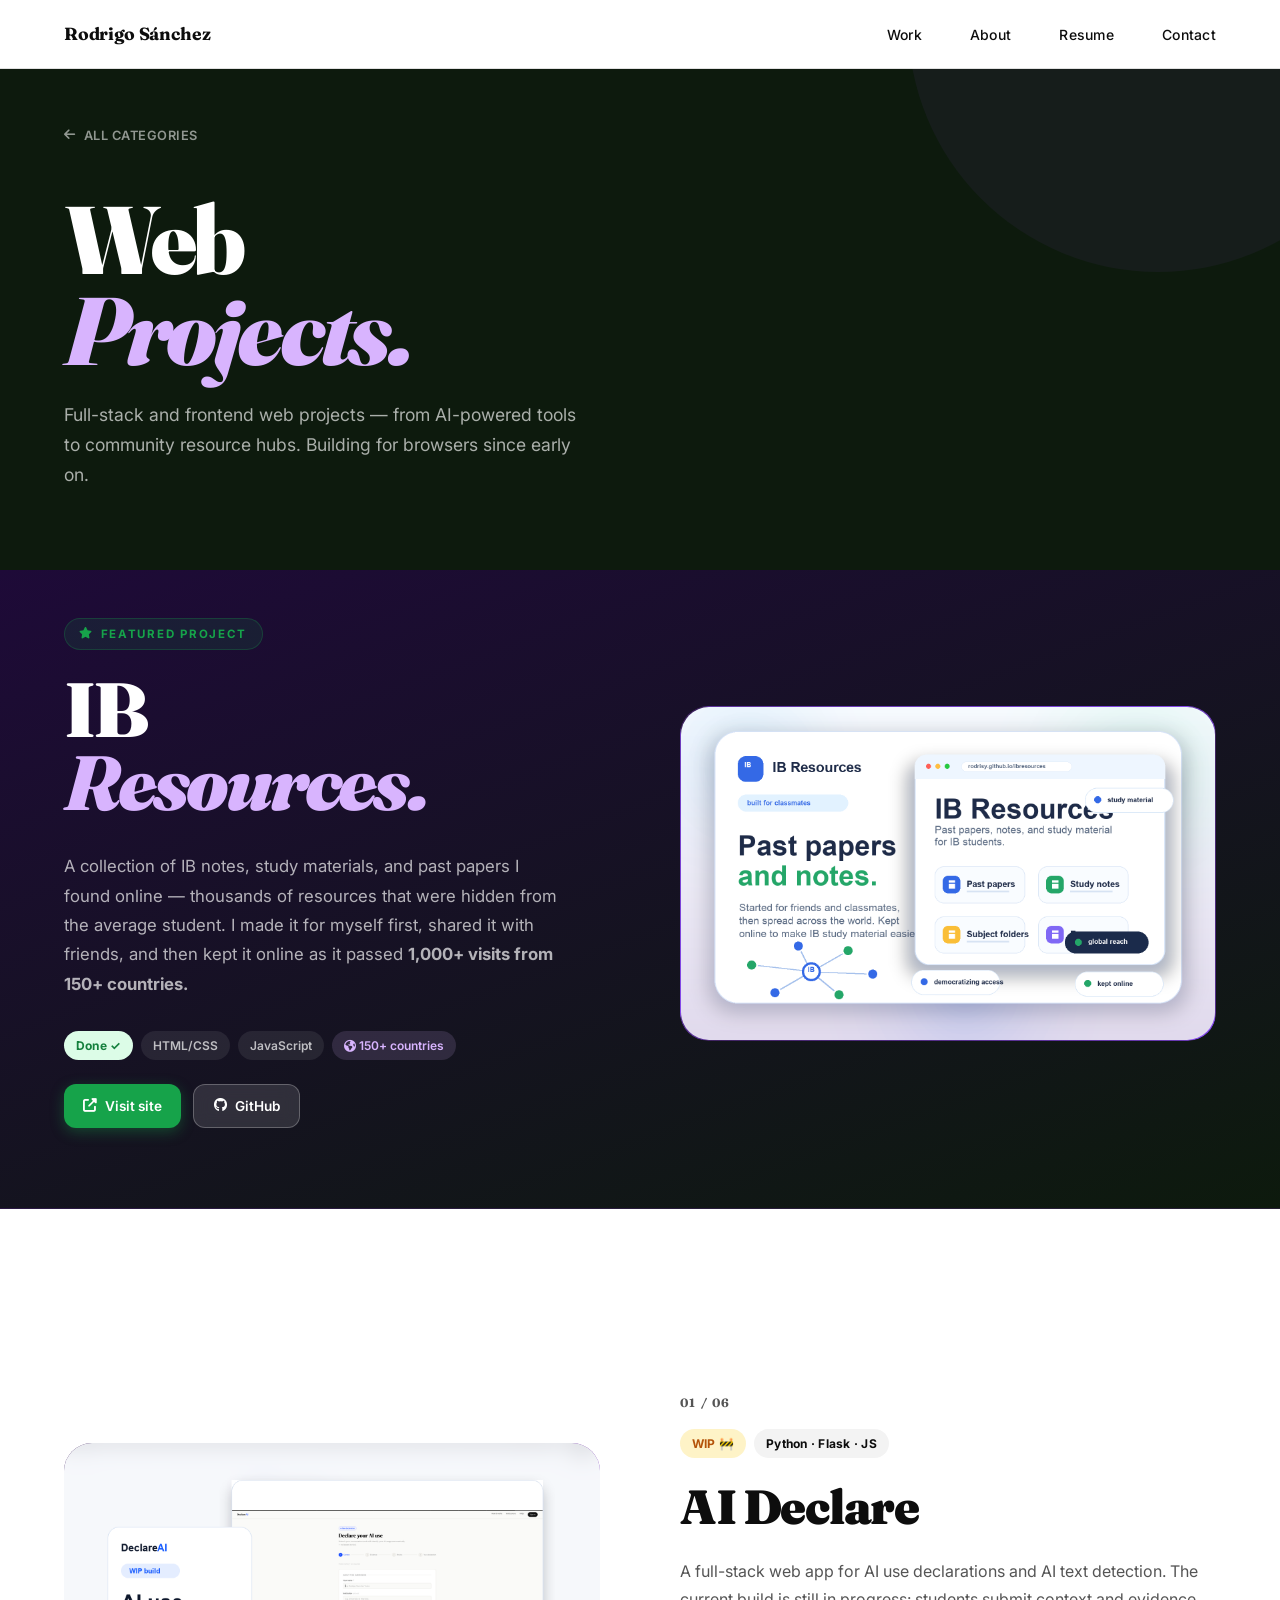
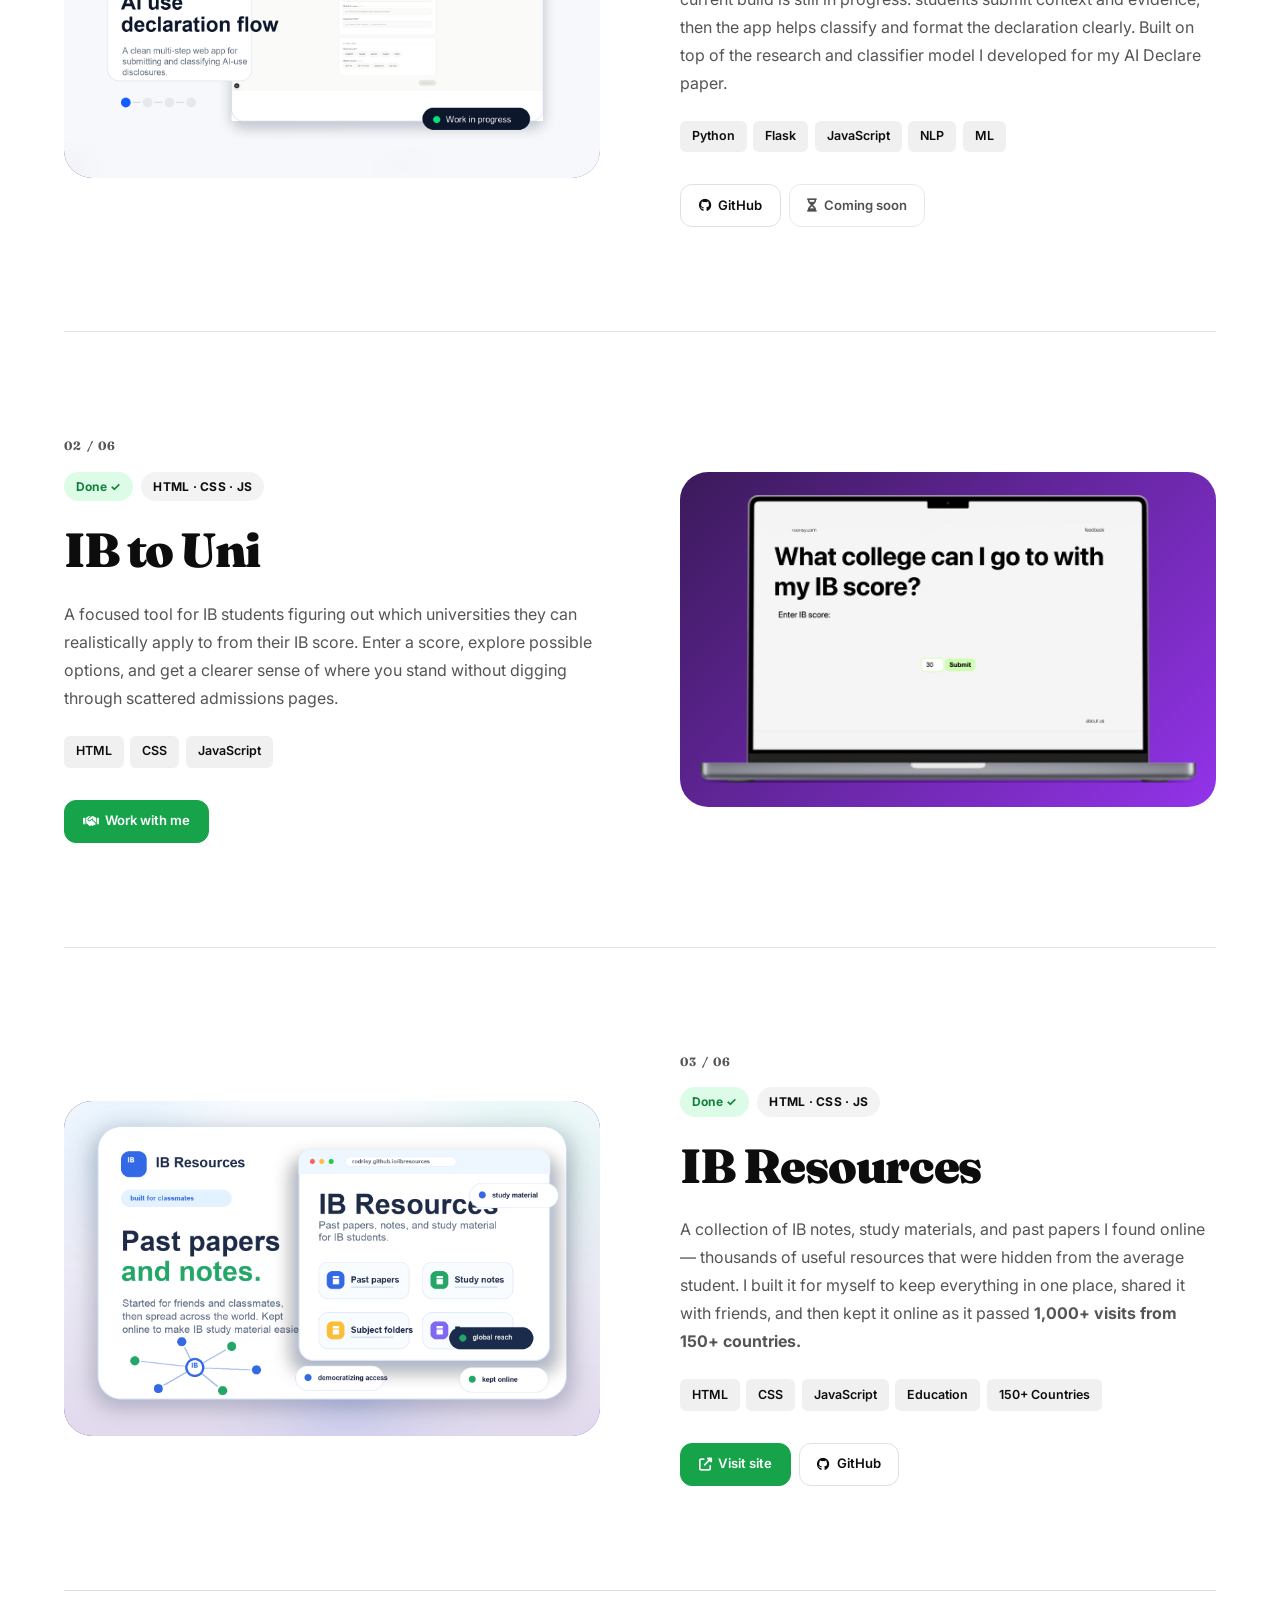
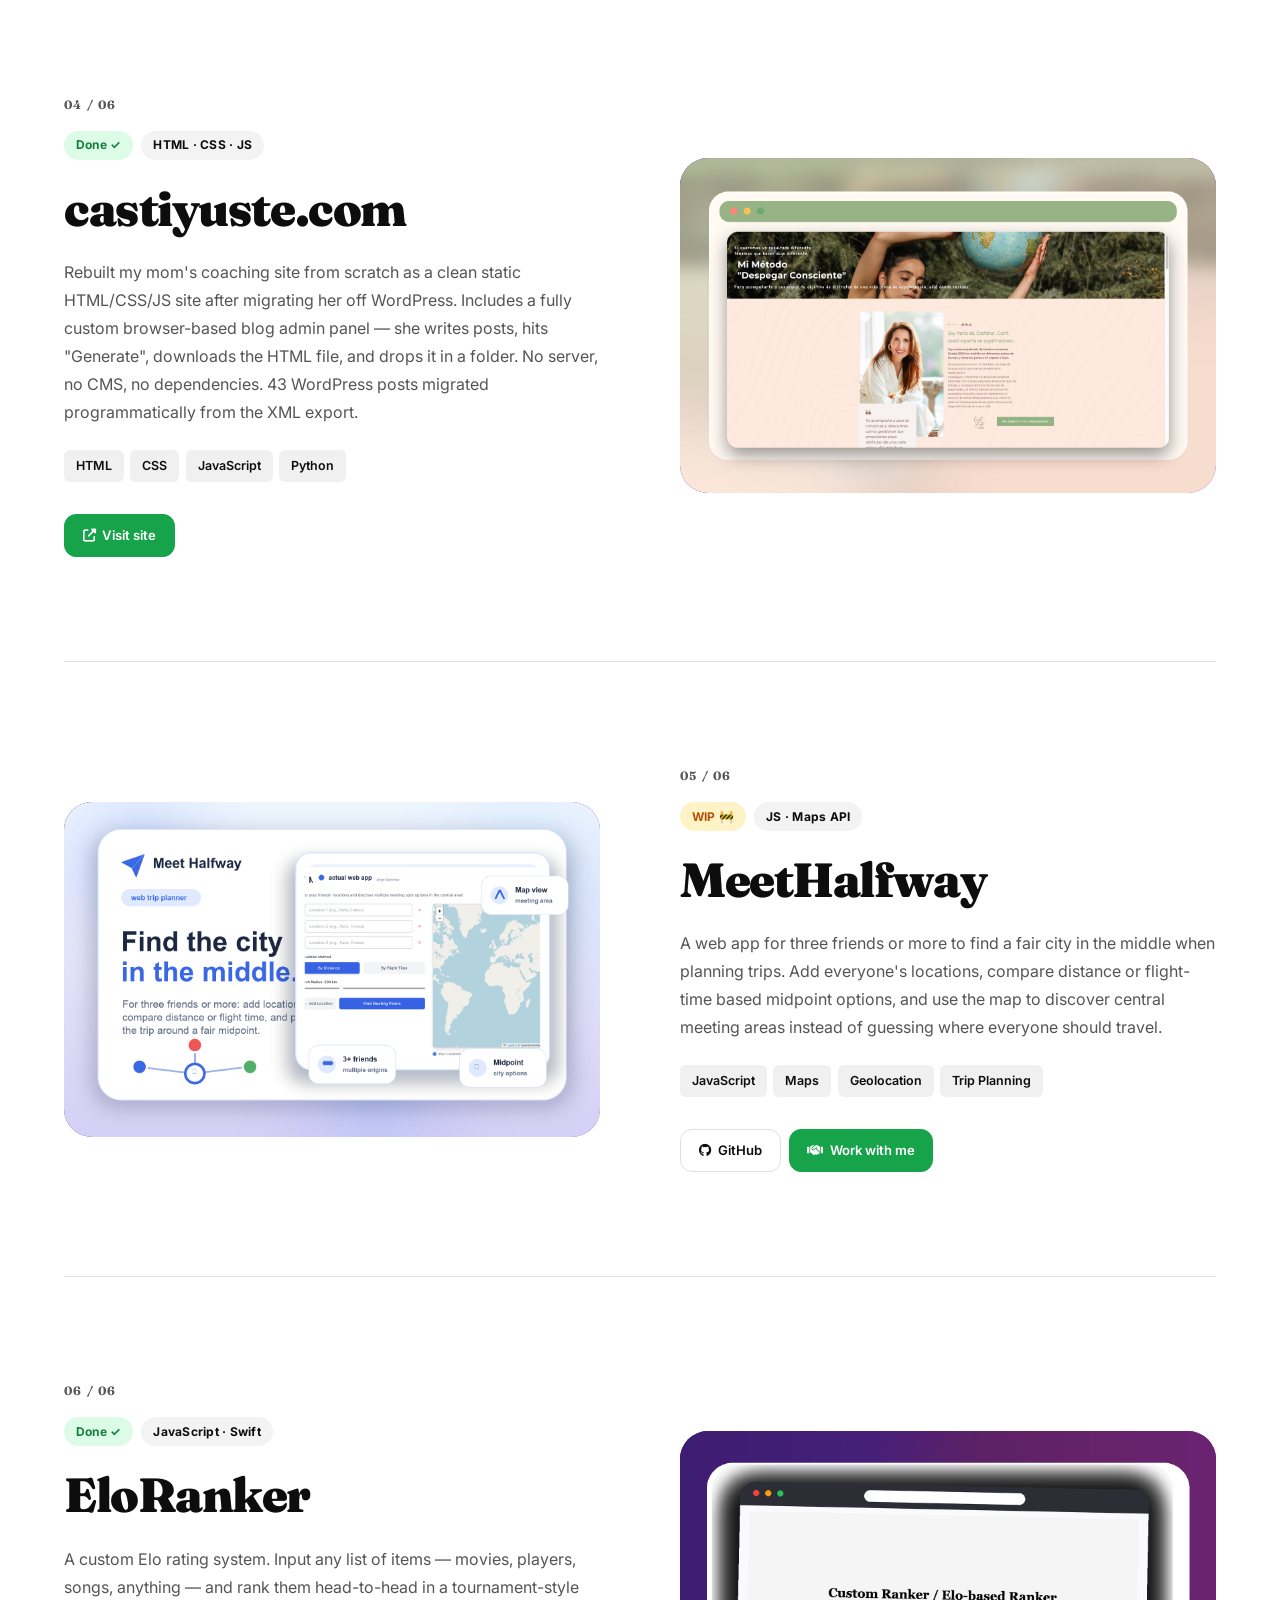
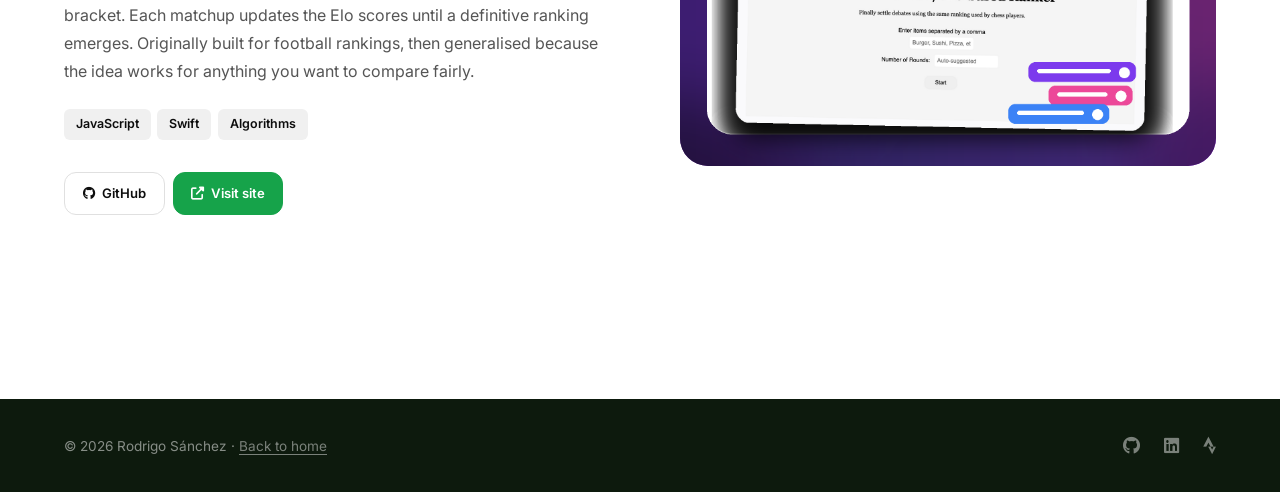
<file: web.html>
<!DOCTYPE html>
<html lang="en">
<head>
    <meta charset="UTF-8">
    <meta name="viewport" content="width=device-width, initial-scale=1.0">
    <title>Rodrigo Sánchez — Web Projects</title>
    <link rel="icon" type="image/svg+xml" href="img/favicon-r.svg">
    <meta name="description" content="Full-stack and frontend web projects by Rodrigo Sánchez.">
    <link href="https://fonts.googleapis.com/css2?family=Fraunces:ital,wght@0,300;0,400;0,700;0,900;1,300;1,700&family=Inter:wght@400;500;600;700;800&display=swap" rel="stylesheet">
    <link rel="stylesheet" href="https://cdnjs.cloudflare.com/ajax/libs/font-awesome/6.4.0/css/all.min.css">
    <link rel="stylesheet" href="css/styles.css">
</head>
<body>

    <!-- Navigation -->
    <nav class="navbar light-nav" id="navbar">
        <div class="nav-container">
            <div class="nav-logo">
                <a href="index.html">Rodrigo Sánchez</a>
            </div>
            <div class="nav-menu" id="navMenu">
                <ul class="nav-list">
                    <li><a href="index.html#work">Work</a></li>
                    <li><a href="index.html#about">About</a></li>
                    <li><a href="files/resume.pdf" target="_blank">Resume</a></li>
                    <li><a href="index.html#contact">Contact</a></li>
                </ul>
            </div>
            <div class="hamburger" id="hamburger">
                <span></span><span></span><span></span>
            </div>
        </div>
    </nav>

    <!-- Page Hero -->
    <section class="page-hero web-hero">
        <div class="container">
            <a href="index.html#work" class="page-hero-back">
                <i class="fas fa-arrow-left"></i> All categories
            </a>
            <h1 class="page-hero-title">
                Web<br>
                <em>Projects.</em>
            </h1>
            <p class="page-hero-desc">Full-stack and frontend web projects — from AI-powered tools to community resource hubs. Building for browsers since early on.</p>
        </div>
    </section>

    <!-- Spotlight: IB Resources -->
    <section class="spotlight web-page">
        <div class="container">
            <div class="spotlight-inner">
                <div class="spotlight-info">
                    <span class="spotlight-label"><i class="fas fa-star"></i> Featured project</span>
                    <h2 class="spotlight-title">IB<em>Resources.</em></h2>
                    <p class="spotlight-desc">A collection of IB notes, study materials, and past papers I found online — thousands of resources that were hidden from the average student. I made it for myself first, shared it with friends, and then kept it online as it passed <strong>1,000+ visits from 150+ countries.</strong></p>
                    <div style="display:flex;gap:.5rem;flex-wrap:wrap;margin-bottom:1.5rem;">
                        <span class="badge badge-done">Done ✓</span>
                        <span style="background:rgba(255,255,255,.08);color:rgba(255,255,255,.7);padding:.3rem .75rem;border-radius:100px;font-size:.75rem;font-weight:600;">HTML/CSS</span>
                        <span style="background:rgba(255,255,255,.08);color:rgba(255,255,255,.7);padding:.3rem .75rem;border-radius:100px;font-size:.75rem;font-weight:600;">JavaScript</span>
                        <span style="background:rgba(216,180,254,.14);color:#d8b4fe;padding:.3rem .75rem;border-radius:100px;font-size:.75rem;font-weight:600;"><i class="fas fa-earth-americas"></i> 150+ countries</span>
                    </div>
                    <div style="display:flex;gap:.75rem;flex-wrap:wrap;">
                        <a href="https://rodrisy.github.io/ibresources/" target="_blank" class="btn btn-primary" style="font-size:.85rem;padding:.6rem 1.2rem;">
                            <i class="fas fa-external-link-alt"></i> Visit site
                        </a>
                        <a href="https://github.com/rodrisy/ibresources" target="_blank" class="btn btn-ghost" style="font-size:.85rem;padding:.6rem 1.2rem;">
                            <i class="fab fa-github"></i> GitHub
                        </a>
                    </div>
                </div>
                <div class="spotlight-visual">
                    <div class="spotlight-visual-inner">
                        <img src="img/ibresources-promo.png" alt="IB Resources website promotional preview" class="spotlight-img">
                    </div>
                </div>
            </div>
        </div>
    </section>

    <!-- Projects -->
    <section class="projects-list">
        <div class="container">

            <!-- AI Declare Web App -->
            <div class="project-feature" data-cat="web">
                <div class="project-visual">
                    <div class="project-visual-inner">
                        <img src="img/aideclare-promo.png" alt="AI Declare work in progress web app preview" class="project-visual-img">
                    </div>
                </div>
                <div class="project-info">
                    <p class="project-number">01 / 06</p>
                    <div class="project-badges">
                        <span class="badge badge-wip">WIP 🚧</span>
                        <span class="badge badge-category">Python · Flask · JS</span>
                    </div>
                    <h2 class="project-title">AI Declare</h2>
                    <p class="project-desc">A full-stack web app for AI use declarations and AI text detection. The current build is still in progress: students submit context and evidence, then the app helps classify and format the declaration clearly. Built on top of the research and classifier model I developed for my AI Declare paper.</p>
                    <div class="project-tags">
                        <span class="tag">Python</span>
                        <span class="tag">Flask</span>
                        <span class="tag">JavaScript</span>
                        <span class="tag">NLP</span>
                        <span class="tag">ML</span>
                    </div>
                    <div class="project-actions">
                        <a href="https://github.com/rodrisy/declareai_2" target="_blank" class="btn-action">
                            <i class="fab fa-github"></i> GitHub
                        </a>
                        <span class="btn-action disabled-action">
                            <i class="fas fa-hourglass-half"></i> Coming soon
                        </span>
                    </div>
                </div>
            </div>

            <!-- IB to Uni -->
            <div class="project-feature flip" data-cat="web">
                <div class="project-visual">
                    <div class="project-visual-inner">
                        <img src="img/ibtouni-mockup.png" alt="IB to Uni website mockup" class="project-visual-img padded-img">
                    </div>
                </div>
                <div class="project-info">
                    <p class="project-number">02 / 06</p>
                    <div class="project-badges">
                        <span class="badge badge-done">Done ✓</span>
                        <span class="badge badge-category">HTML · CSS · JS</span>
                    </div>
                    <h2 class="project-title">IB to Uni</h2>
                    <p class="project-desc">A focused tool for IB students figuring out which universities they can realistically apply to from their IB score. Enter a score, explore possible options, and get a clearer sense of where you stand without digging through scattered admissions pages.</p>
                    <div class="project-tags">
                        <span class="tag">HTML</span>
                        <span class="tag">CSS</span>
                        <span class="tag">JavaScript</span>
                    </div>
                    <div class="project-actions">
                        <a href="index.html#contact" class="btn-action primary-action">
                            <i class="fas fa-handshake"></i> Work with me
                        </a>
                    </div>
                </div>
            </div>

            <!-- IB Resources -->
            <div class="project-feature" data-cat="web">
                <div class="project-visual">
                    <div class="project-visual-inner">
                        <img src="img/ibresources-promo.png" alt="IB Resources website promotional preview" class="project-visual-img">
                    </div>
                </div>
                <div class="project-info">
                    <p class="project-number">03 / 06</p>
                    <div class="project-badges">
                        <span class="badge badge-done">Done ✓</span>
                        <span class="badge badge-category">HTML · CSS · JS</span>
                    </div>
                    <h2 class="project-title">IB Resources</h2>
                    <p class="project-desc">A collection of IB notes, study materials, and past papers I found online — thousands of useful resources that were hidden from the average student. I built it for myself to keep everything in one place, shared it with friends, and then kept it online as it passed <strong>1,000+ visits from 150+ countries.</strong></p>
                    <div class="project-tags">
                        <span class="tag">HTML</span>
                        <span class="tag">CSS</span>
                        <span class="tag">JavaScript</span>
                        <span class="tag">Education</span>
                        <span class="tag">150+ Countries</span>
                    </div>
                    <div class="project-actions">
                        <a href="https://rodrisy.github.io/ibresources/" target="_blank" class="btn-action primary-action">
                            <i class="fas fa-external-link-alt"></i> Visit site
                        </a>
                        <a href="https://github.com/rodrisy/ibresources" target="_blank" class="btn-action">
                            <i class="fab fa-github"></i> GitHub
                        </a>
                    </div>
                </div>
            </div>

            <!-- castiyuste.com -->
            <div class="project-feature flip" data-cat="web">
                <div class="project-visual">
                    <div class="project-visual-inner">
                        <img src="img/castiyuste-promo.png" alt="castiyuste.com website promotional preview" class="project-visual-img">
                    </div>
                </div>
                <div class="project-info">
                    <p class="project-number">04 / 06</p>
                    <div class="project-badges">
                        <span class="badge badge-done">Done ✓</span>
                        <span class="badge badge-category">HTML · CSS · JS</span>
                    </div>
                    <h2 class="project-title">castiyuste.com</h2>
                    <p class="project-desc">Rebuilt my mom's coaching site from scratch as a clean static HTML/CSS/JS site after migrating her off WordPress. Includes a fully custom browser-based blog admin panel — she writes posts, hits "Generate", downloads the HTML file, and drops it in a folder. No server, no CMS, no dependencies. 43 WordPress posts migrated programmatically from the XML export.</p>
                    <div class="project-tags">
                        <span class="tag">HTML</span>
                        <span class="tag">CSS</span>
                        <span class="tag">JavaScript</span>
                        <span class="tag">Python</span>
                    </div>
                    <div class="project-actions">
                        <a href="https://castiyuste.com" target="_blank" class="btn-action primary-action">
                            <i class="fas fa-external-link-alt"></i> Visit site
                        </a>
                    </div>
                </div>
            </div>

            <!-- MeetHalfway -->
            <div class="project-feature" data-cat="web">
                <div class="project-visual">
                    <div class="project-visual-inner">
                        <img src="img/meethalfway-promo.png" alt="Meet Halfway trip midpoint planner promotional preview" class="project-visual-img">
                    </div>
                </div>
                <div class="project-info">
                    <p class="project-number">05 / 06</p>
                    <div class="project-badges">
                        <span class="badge badge-wip">WIP 🚧</span>
                        <span class="badge badge-category">JS · Maps API</span>
                    </div>
                    <h2 class="project-title">MeetHalfway</h2>
                    <p class="project-desc">A web app for three friends or more to find a fair city in the middle when planning trips. Add everyone's locations, compare distance or flight-time based midpoint options, and use the map to discover central meeting areas instead of guessing where everyone should travel.</p>
                    <div class="project-tags">
                        <span class="tag">JavaScript</span>
                        <span class="tag">Maps</span>
                        <span class="tag">Geolocation</span>
                        <span class="tag">Trip Planning</span>
                    </div>
                    <div class="project-actions">
                        <a href="https://github.com/rodrisy/meethalfway" target="_blank" class="btn-action">
                            <i class="fab fa-github"></i> GitHub
                        </a>
                        <a href="index.html#contact" class="btn-action primary-action">
                            <i class="fas fa-handshake"></i> Work with me
                        </a>
                    </div>
                </div>
            </div>

            <!-- EloRanker -->
            <div class="project-feature flip" data-cat="web">
                <div class="project-visual">
                    <div class="project-visual-inner">
                        <img src="img/eloranker-promo.png" alt="EloRanker tournament ranking promotional preview" class="project-visual-img">
                    </div>
                </div>
                <div class="project-info">
                    <p class="project-number">06 / 06</p>
                    <div class="project-badges">
                        <span class="badge badge-done">Done ✓</span>
                        <span class="badge badge-category">JavaScript · Swift</span>
                    </div>
                    <h2 class="project-title">EloRanker</h2>
                    <p class="project-desc">A custom Elo rating system. Input any list of items — movies, players, songs, anything — and rank them head-to-head in a tournament-style bracket. Each matchup updates the Elo scores until a definitive ranking emerges. Originally built for football rankings, then generalised because the idea works for anything you want to compare fairly.</p>
                    <div class="project-tags">
                        <span class="tag">JavaScript</span>
                        <span class="tag">Swift</span>
                        <span class="tag">Algorithms</span>
                    </div>
                    <div class="project-actions">
                        <a href="https://github.com/rodrisy/customranker" target="_blank" class="btn-action">
                            <i class="fab fa-github"></i> GitHub
                        </a>
                        <a href="https://rodrisy.github.io/customranker/" target="_blank" class="btn-action primary-action">
                            <i class="fas fa-external-link-alt"></i> Visit site
                        </a>
                    </div>
                </div>
            </div>

        </div>
    </section>

    <!-- Footer -->
    <footer class="footer">
        <div class="container">
            <div class="footer-content">
                <p>&copy; 2026 Rodrigo Sánchez · <a href="index.html" style="color:rgba(255,255,255,.45);text-decoration:underline;text-underline-offset:3px;">Back to home</a></p>
                <div class="footer-socials">
                    <a href="https://github.com/rodrisy" target="_blank" aria-label="GitHub"><i class="fab fa-github"></i></a>
                    <a href="https://www.linkedin.com/in/rodrigo-sanchez-66bb8b237/" target="_blank" aria-label="LinkedIn"><i class="fab fa-linkedin"></i></a>
                    <a href="https://www.strava.com/athletes/123858349" target="_blank" aria-label="Strava"><i class="fab fa-strava"></i></a>
                </div>
            </div>
        </div>
    </footer>

    <script src="js/main.js"></script>
</body>
</html>
</file>
<file: css/styles.css>
/* ============================================
   RODRIGO SÁNCHEZ — Portfolio CSS
   ============================================ */

@import url('https://fonts.googleapis.com/css2?family=Fraunces:ital,wght@0,300;0,400;0,700;0,900;1,300;1,700&family=Inter:wght@400;500;600;700;800&display=swap');

:root {
    --color-bg: #ffffff;
    --color-text: #0d0d0d;
    --color-text-secondary: #555555;
    --color-accent: #16a34a;
    --color-accent-light: #dcfce7;
    --color-border: #e0e0e0;
    --color-hover: #f7f7f7;
    --color-dark: #0d1a0d;
    --color-forest: #1a2c1a;
    --color-forest-mid: #243824;
    --color-badge-done: #dcfce7;
    --color-badge-done-text: #15803d;
    --color-badge-wip: #fef3c7;
    --color-badge-wip-text: #b45309;

    --font-display: 'Fraunces', Georgia, serif;
    --font-body: 'Inter', -apple-system, BlinkMacSystemFont, 'Segoe UI', sans-serif;

    --spacing-xs: 0.25rem;
    --spacing-sm: 0.5rem;
    --spacing-md: 1rem;
    --spacing-lg: 1.5rem;
    --spacing-xl: 2rem;
    --spacing-2xl: 3rem;
    --spacing-3xl: 5rem;

    --shadow-sm: 0 1px 3px rgba(0,0,0,0.06);
    --shadow-md: 0 4px 12px rgba(0,0,0,0.1);
    --shadow-lg: 0 16px 40px rgba(0,0,0,0.14);

    --radius-sm: 0.375rem;
    --radius-md: 0.75rem;
    --radius-lg: 1.25rem;
    --radius-xl: 1.75rem;

    --transition: all 0.28s cubic-bezier(0.4, 0, 0.2, 1);
}

/* ── Reset ─────────────────────────────────── */
*, *::before, *::after { margin: 0; padding: 0; box-sizing: border-box; }
html { scroll-behavior: smooth; }
body {
    font-family: var(--font-body);
    background: var(--color-bg);
    color: var(--color-text);
    line-height: 1.65;
    -webkit-font-smoothing: antialiased;
}
a { color: inherit; text-decoration: none; transition: var(--transition); }
img { display: block; max-width: 100%; }

/* ── Layout ─────────────────────────────────── */
.container { max-width: 1200px; margin: 0 auto; padding: 0 var(--spacing-lg); }

/* ── Navigation ─────────────────────────────── */
.navbar {
    position: fixed;
    top: 0; left: 0; right: 0;
    z-index: 1000;
    transition: var(--transition);
    padding: 0;
}

.navbar.hero-nav {
    background: transparent;
}

.navbar.scrolled {
    background: rgba(13, 26, 13, 0.96);
    backdrop-filter: blur(12px);
    border-bottom: 1px solid rgba(255,255,255,0.08);
}

.navbar.light-nav {
    background: var(--color-bg);
    border-bottom: 1px solid var(--color-border);
}

.navbar.light-nav.scrolled {
    background: rgba(255,255,255,0.97);
    backdrop-filter: blur(12px);
    border-bottom: 1px solid var(--color-border);
    box-shadow: var(--shadow-sm);
}

.nav-container {
    max-width: 1200px;
    margin: 0 auto;
    padding: 0 var(--spacing-lg);
    display: flex;
    justify-content: space-between;
    align-items: center;
    height: 68px;
}

.nav-logo a {
    font-family: var(--font-display);
    font-size: 1.1rem;
    font-weight: 700;
    color: white;
    letter-spacing: -0.01em;
}

.light-nav .nav-logo a { color: var(--color-text); }

.nav-menu { display: flex; align-items: center; }

.nav-list {
    display: flex;
    gap: var(--spacing-2xl);
    list-style: none;
}

.nav-list a {
    font-size: 0.875rem;
    font-weight: 500;
    color: rgba(255,255,255,0.85);
    letter-spacing: 0.02em;
}

.light-nav .nav-list a { color: var(--color-text); }

.nav-list a:hover { color: white; opacity: 1; }
.light-nav .nav-list a:hover { color: var(--color-accent); }

.hamburger {
    display: none;
    flex-direction: column;
    cursor: pointer;
    gap: 5px;
}
.hamburger span {
    width: 24px;
    height: 2px;
    background: white;
    border-radius: 2px;
    transition: var(--transition);
    display: block;
}
.light-nav .hamburger span { background: var(--color-text); }
.hamburger.active span:nth-child(1) { transform: rotate(45deg) translate(5px, 5px); }
.hamburger.active span:nth-child(2) { opacity: 0; }
.hamburger.active span:nth-child(3) { transform: rotate(-45deg) translate(5px, -5px); }

/* ── Hero Section ────────────────────────────── */
.hero {
    position: relative;
    min-height: 100vh;
    display: flex;
    align-items: center;
    justify-content: center;
    overflow: hidden;
    background: var(--color-dark);
}

.hero-bg {
    position: absolute;
    inset: 0;
    background-image: url('https://images.squarespace-cdn.com/content/v1/676239f43af44467d9b590b9/ac38f839-066c-4d52-83f8-9aa0767206df/DSC02828.JPG');
    background-size: cover;
    background-position: center 30%;
    opacity: 0.45;
    z-index: 0;
}

.hero-overlay {
    position: absolute;
    inset: 0;
    background: linear-gradient(
        to bottom,
        rgba(13, 26, 13, 0.55) 0%,
        rgba(13, 26, 13, 0.2) 50%,
        rgba(13, 26, 13, 0.85) 100%
    );
    z-index: 1;
}

.hero-content {
    position: relative;
    z-index: 2;
    text-align: center;
    padding: var(--spacing-2xl) var(--spacing-lg);
    padding-top: 120px;
    max-width: 900px;
}

.hero-eyebrow {
    display: inline-block;
    font-size: 0.75rem;
    font-weight: 600;
    letter-spacing: 0.15em;
    text-transform: uppercase;
    color: var(--color-accent);
    background: rgba(22,163,74,0.15);
    border: 1px solid rgba(22,163,74,0.3);
    padding: 0.4rem 1rem;
    border-radius: 100px;
    margin-bottom: var(--spacing-xl);
}

.hero-title {
    font-family: var(--font-display);
    font-size: clamp(3.5rem, 9vw, 8rem);
    font-weight: 900;
    line-height: 0.95;
    color: white;
    letter-spacing: -0.03em;
    margin-bottom: var(--spacing-xl);
}

.hero-title em {
    font-style: italic;
    color: #86efac;
}

.hero-tagline {
    font-size: clamp(1rem, 2vw, 1.2rem);
    color: rgba(255,255,255,0.75);
    max-width: 540px;
    margin: 0 auto var(--spacing-xl);
    line-height: 1.7;
    font-weight: 400;
}

.hero-buttons {
    display: flex;
    gap: var(--spacing-md);
    justify-content: center;
    flex-wrap: wrap;
}

/* ── Marquee ─────────────────────────────────── */
.marquee-section {
    background: var(--color-accent);
    overflow: hidden;
    padding: 0;
    border-top: 1px solid rgba(255,255,255,0.1);
}

.marquee-track {
    display: flex;
    white-space: nowrap;
    animation: marquee 22s linear infinite;
}

.marquee-track:hover { animation-play-state: paused; }

.marquee-content {
    display: flex;
    align-items: center;
    gap: 0;
    flex-shrink: 0;
}

.marquee-item {
    font-family: var(--font-body);
    font-size: 0.85rem;
    font-weight: 700;
    letter-spacing: 0.12em;
    text-transform: uppercase;
    color: white;
    padding: 0.9rem 2.5rem;
    white-space: nowrap;
}

.marquee-dot {
    color: rgba(255,255,255,0.5);
    font-size: 0.5rem;
    padding: 0 0.5rem 0 0;
}

@keyframes marquee {
    0%   { transform: translateX(0); }
    100% { transform: translateX(-50%); }
}

/* ── Buttons ─────────────────────────────────── */
.btn {
    display: inline-flex;
    align-items: center;
    gap: 0.5rem;
    padding: 0.8rem 1.75rem;
    border-radius: var(--radius-md);
    font-weight: 600;
    font-size: 0.9rem;
    border: none;
    cursor: pointer;
    transition: var(--transition);
    white-space: nowrap;
    font-family: var(--font-body);
}

.btn-primary {
    background: var(--color-accent);
    color: white;
    box-shadow: 0 4px 14px rgba(22,163,74,0.35);
}
.btn-primary:hover {
    background: #15803d;
    transform: translateY(-2px);
    box-shadow: 0 8px 24px rgba(22,163,74,0.4);
    color: white;
}

.btn-ghost {
    background: rgba(255,255,255,0.12);
    color: white;
    border: 1px solid rgba(255,255,255,0.25);
    backdrop-filter: blur(8px);
}
.btn-ghost:hover {
    background: rgba(255,255,255,0.2);
    color: white;
    transform: translateY(-2px);
}

.btn-outline {
    background: transparent;
    color: var(--color-text);
    border: 2px solid var(--color-text);
}
.btn-outline:hover {
    background: var(--color-text);
    color: white;
    transform: translateY(-2px);
}

/* ── Category Section (homepage) ────────────── */
.categories-section {
    padding: var(--spacing-3xl) 0;
    background: var(--color-bg);
}

.section-label {
    display: inline-block;
    font-size: 0.75rem;
    font-weight: 700;
    letter-spacing: 0.15em;
    text-transform: uppercase;
    color: var(--color-accent);
    margin-bottom: var(--spacing-lg);
}

.section-title {
    font-family: var(--font-display);
    font-size: clamp(2rem, 5vw, 3.5rem);
    font-weight: 900;
    line-height: 1.05;
    letter-spacing: -0.03em;
    margin-bottom: var(--spacing-lg);
}

.section-sub {
    font-size: 1.05rem;
    color: var(--color-text-secondary);
    max-width: 520px;
    line-height: 1.7;
    margin-bottom: var(--spacing-3xl);
}

.categories-grid {
    display: grid;
    grid-template-columns: repeat(2, 1fr);
    gap: var(--spacing-xl);
}

.category-card {
    display: block;
    border: 1.5px solid var(--color-border);
    border-radius: var(--radius-xl);
    padding: var(--spacing-2xl);
    transition: var(--transition);
    position: relative;
    overflow: hidden;
    background: white;
    color: var(--color-text);
}

.category-card::before {
    content: '';
    position: absolute;
    inset: 0;
    opacity: 0;
    transition: var(--transition);
    border-radius: inherit;
}

.category-card.mobile::before  { background: linear-gradient(135deg, rgba(59,130,246,0.06), transparent); }
.category-card.web::before     { background: linear-gradient(135deg, rgba(168,85,247,0.06), transparent); }
.category-card.research::before{ background: linear-gradient(135deg, rgba(249,115,22,0.06), transparent); }
.category-card.tools::before   { background: linear-gradient(135deg, rgba(20,184,166,0.06), transparent); }

.category-card:hover {
    border-color: var(--color-accent);
    transform: translateY(-4px);
    box-shadow: var(--shadow-lg);
}
.category-card:hover::before { opacity: 1; }

.category-emoji {
    font-size: 2.5rem;
    margin-bottom: var(--spacing-lg);
    display: block;
}

.category-title {
    font-family: var(--font-display);
    font-size: 1.6rem;
    font-weight: 700;
    margin-bottom: var(--spacing-sm);
    letter-spacing: -0.02em;
}

.category-count {
    font-size: 0.8rem;
    font-weight: 600;
    color: var(--color-accent);
    background: var(--color-accent-light);
    padding: 0.2rem 0.6rem;
    border-radius: 100px;
    display: inline-block;
    margin-bottom: var(--spacing-md);
}

.category-desc {
    color: var(--color-text-secondary);
    font-size: 0.95rem;
    line-height: 1.65;
    margin-bottom: var(--spacing-lg);
}

.category-arrow {
    display: inline-flex;
    align-items: center;
    gap: 0.5rem;
    font-size: 0.875rem;
    font-weight: 600;
    color: var(--color-accent);
    transition: var(--transition);
}
.category-card:hover .category-arrow { gap: 0.75rem; }

/* ── About Section (dark) ─────────────────── */
.about-dark {
    background: var(--color-forest);
    padding: var(--spacing-3xl) 0;
    color: white;
}

.about-dark-inner {
    display: grid;
    grid-template-columns: 1fr 1fr;
    gap: var(--spacing-3xl);
    align-items: center;
}

.about-dark-text .section-label { color: #86efac; }

.about-dark-title {
    font-family: var(--font-display);
    font-size: clamp(2.5rem, 6vw, 5rem);
    font-weight: 900;
    line-height: 1.0;
    letter-spacing: -0.03em;
    color: white;
    margin-bottom: var(--spacing-2xl);
}

.about-dark-title em {
    font-style: italic;
    color: #86efac;
}

.about-bio p {
    color: rgba(255,255,255,0.72);
    font-size: 1.05rem;
    line-height: 1.8;
    margin-bottom: var(--spacing-lg);
}

.about-bio p strong { color: white; font-weight: 700; }

.pills-row {
    display: flex;
    flex-wrap: wrap;
    gap: 0.5rem;
    margin-top: var(--spacing-lg);
}

.pill-dark {
    background: rgba(255,255,255,0.08);
    border: 1px solid rgba(255,255,255,0.15);
    color: rgba(255,255,255,0.85);
    padding: 0.4rem 0.9rem;
    border-radius: 100px;
    font-size: 0.8rem;
    font-weight: 600;
    transition: var(--transition);
}
.pill-dark:hover {
    background: rgba(22,163,74,0.25);
    border-color: rgba(22,163,74,0.4);
    color: #86efac;
}

/* About dark — two-photo column */
.about-dark-photos {
    display: grid;
    grid-template-rows: 1fr auto;
    gap: var(--spacing-md);
}

.about-photo-main {
    width: 100%;
    border-radius: var(--radius-xl);
    box-shadow: 0 24px 60px rgba(0,0,0,0.4);
    object-fit: cover;
    aspect-ratio: 4/5;
}

.about-photo-secondary {
    width: 100%;
    border-radius: var(--radius-xl);
    box-shadow: 0 16px 40px rgba(0,0,0,0.35);
    object-fit: cover;
    aspect-ratio: 16/9;
    object-position: center 40%;
}

.about-stat-bar {
    margin-top: var(--spacing-2xl);
    display: grid;
    grid-template-columns: repeat(4, 1fr);
    gap: var(--spacing-lg);
}

.about-stat {
    text-align: center;
}

.about-stat-num {
    font-family: var(--font-display);
    font-size: 2.5rem;
    font-weight: 900;
    color: white;
    line-height: 1;
    display: block;
}

.about-stat-label {
    font-size: 0.75rem;
    color: rgba(255,255,255,0.5);
    letter-spacing: 0.08em;
    text-transform: uppercase;
    margin-top: 0.25rem;
    display: block;
}

/* ── Contact Section ─────────────────────── */
.contact {
    padding: var(--spacing-3xl) 0;
    background: var(--color-bg);
}

.contact-grid {
    display: grid;
    grid-template-columns: repeat(auto-fit, minmax(240px, 1fr));
    gap: var(--spacing-lg);
    margin-top: var(--spacing-2xl);
}

.contact-card {
    display: flex;
    align-items: center;
    gap: var(--spacing-md);
    padding: var(--spacing-xl);
    background: white;
    border: 1.5px solid var(--color-border);
    border-radius: var(--radius-lg);
    transition: var(--transition);
    color: var(--color-text);
}

.contact-card:hover {
    border-color: var(--color-accent);
    box-shadow: var(--shadow-lg);
    transform: translateY(-4px);
}

.contact-icon {
    display: flex;
    align-items: center;
    justify-content: center;
    width: 48px;
    height: 48px;
    background: var(--color-accent-light);
    border-radius: var(--radius-md);
    color: var(--color-accent);
    font-size: 1.4rem;
    flex-shrink: 0;
}

.contact-info h3 { font-size: 0.95rem; font-weight: 700; margin-bottom: 0.2rem; }
.contact-info p { color: var(--color-text-secondary); font-size: 0.8rem; }

.contact-arrow {
    color: var(--color-accent);
    margin-left: auto;
    opacity: 0;
    transform: translateX(-6px);
    transition: var(--transition);
}
.contact-card:hover .contact-arrow { opacity: 1; transform: translateX(0); }

/* ── Footer ──────────────────────────────── */
.footer {
    background: var(--color-dark);
    padding: var(--spacing-xl) 0;
    color: rgba(255,255,255,0.5);
}

.footer-content {
    display: flex;
    justify-content: space-between;
    align-items: center;
    flex-wrap: wrap;
    gap: var(--spacing-lg);
}

.footer-content p { font-size: 0.85rem; }

.footer-socials {
    display: flex;
    gap: var(--spacing-lg);
    font-size: 1.1rem;
}

.footer-socials a {
    color: rgba(255,255,255,0.45);
    transition: var(--transition);
}
.footer-socials a:hover { color: #86efac; }

/* ── Page Header (sub-pages) ─────────────── */
.page-hero {
    background: var(--color-dark);
    padding: 120px 0 var(--spacing-3xl);
    color: white;
    position: relative;
    overflow: hidden;
}

.page-hero::before {
    content: '';
    position: absolute;
    top: -40%;
    right: -10%;
    width: 500px;
    height: 500px;
    border-radius: 50%;
    opacity: 0.06;
    z-index: 0;
}

.page-hero.mobile-hero::before  { background: #3b82f6; }
.page-hero.web-hero::before     { background: #a855f7; }
.page-hero.research-hero::before{ background: #f97316; }
.page-hero.tools-hero::before   { background: #14b8a6; }

.page-hero .container { position: relative; z-index: 1; }

.page-hero-back {
    display: inline-flex;
    align-items: center;
    gap: 0.5rem;
    font-size: 0.8rem;
    font-weight: 600;
    color: rgba(255,255,255,0.55);
    margin-bottom: var(--spacing-2xl);
    letter-spacing: 0.04em;
    text-transform: uppercase;
    transition: var(--transition);
}
.page-hero-back:hover { color: white; }

.page-hero-title {
    font-family: var(--font-display);
    font-size: clamp(3rem, 8vw, 6rem);
    font-weight: 900;
    line-height: 0.95;
    letter-spacing: -0.04em;
    color: white;
    margin-bottom: var(--spacing-lg);
}

.page-hero-title em {
    font-style: italic;
    display: block;
}

.page-hero.mobile-hero  .page-hero-title em { color: #93c5fd; }
.page-hero.web-hero     .page-hero-title em { color: #d8b4fe; }
.page-hero.research-hero .page-hero-title em{ color: #fdba74; }
.page-hero.tools-hero   .page-hero-title em { color: #5eead4; }

.page-hero-desc {
    font-size: 1.1rem;
    color: rgba(255,255,255,0.65);
    max-width: 520px;
    line-height: 1.7;
}

/* ── Full-width Project Cards (sub-pages) ── */
.projects-list {
    padding: var(--spacing-3xl) 0;
}

.project-feature {
    display: grid;
    grid-template-columns: 1fr 1fr;
    gap: var(--spacing-3xl);
    align-items: center;
    padding: var(--spacing-3xl) 0;
    border-bottom: 1px solid var(--color-border);
}

.project-feature:last-child { border-bottom: none; }

.project-feature.flip { direction: rtl; }
.project-feature.flip > * { direction: ltr; }

.project-visual {
    border-radius: var(--radius-xl);
    overflow: hidden;
    aspect-ratio: 16/10;
    position: relative;
    flex-shrink: 0;
}

.project-visual-inner {
    width: 100%;
    height: 100%;
    display: flex;
    align-items: center;
    justify-content: center;
    font-size: 4rem;
    position: relative;
}

/* Category color gradients for project visuals */
.project-feature[data-cat="mobile"]   .project-visual-inner { background: linear-gradient(135deg, #1e3a5f, #2563eb); }
.project-feature[data-cat="web"]      .project-visual-inner { background: linear-gradient(135deg, #3b1a5a, #9333ea); }
.project-feature[data-cat="research"] .project-visual-inner { background: linear-gradient(135deg, #5a2800, #ea580c); }
.project-feature[data-cat="tools"]    .project-visual-inner { background: linear-gradient(135deg, #0d3b38, #0d9488); }

.project-visual-img {
    width: 100%;
    height: 100%;
    object-fit: cover;
    position: absolute;
    inset: 0;
}

.project-visual-img.padded-img {
    inset: 20px;
    width: calc(100% - 40px);
    height: calc(100% - 40px);
    border-radius: calc(var(--radius-xl) - 12px);
}

.privacy-actions {
    display: flex;
    gap: 0.9rem;
    flex-wrap: wrap;
    margin-top: 1.5rem;
}

.privacy-page {
    padding: var(--spacing-3xl) 0;
}

.privacy-card {
    background: white;
    border: 1px solid var(--color-border);
    border-radius: var(--radius-xl);
    overflow: hidden;
    box-shadow: var(--shadow-soft);
}

.privacy-frame {
    width: 100%;
    min-height: 1000px;
    border: 0;
    display: block;
    background: #f8fafc;
}

.privacy-fallback {
    padding: 1.25rem 1.5rem 1.5rem;
    border-top: 1px solid var(--color-border);
    display: flex;
    justify-content: space-between;
    align-items: center;
    gap: 1rem;
    flex-wrap: wrap;
}

.privacy-fallback p {
    margin: 0;
    color: var(--color-muted);
}

.project-info { padding: var(--spacing-lg) 0; }

.project-badges {
    display: flex;
    align-items: center;
    gap: var(--spacing-sm);
    flex-wrap: wrap;
    margin-bottom: var(--spacing-lg);
}

.badge {
    display: inline-flex;
    align-items: center;
    gap: 0.3rem;
    padding: 0.3rem 0.75rem;
    border-radius: 100px;
    font-size: 0.75rem;
    font-weight: 700;
    letter-spacing: 0.02em;
}

.badge-done {
    background: var(--color-badge-done);
    color: var(--color-badge-done-text);
}

.badge-wip {
    background: var(--color-badge-wip);
    color: var(--color-badge-wip-text);
}

.badge-category {
    background: #f3f3f3;
    color: var(--color-text);
}

.project-number {
    font-family: var(--font-display);
    font-size: 0.75rem;
    font-weight: 700;
    letter-spacing: 0.1em;
    color: var(--color-text-secondary);
    text-transform: uppercase;
    margin-bottom: var(--spacing-md);
}

.project-title {
    font-family: var(--font-display);
    font-size: clamp(1.8rem, 4vw, 3rem);
    font-weight: 900;
    letter-spacing: -0.03em;
    line-height: 1.05;
    margin-bottom: var(--spacing-lg);
}

.project-desc {
    font-size: 1rem;
    color: var(--color-text-secondary);
    line-height: 1.75;
    margin-bottom: var(--spacing-lg);
}

.project-tags {
    display: flex;
    gap: 0.4rem;
    flex-wrap: wrap;
    margin-bottom: var(--spacing-xl);
}

.tag {
    display: inline-block;
    background: #f0f0f0;
    color: var(--color-text);
    padding: 0.35rem 0.75rem;
    border-radius: var(--radius-sm);
    font-size: 0.78rem;
    font-weight: 600;
}

.project-actions {
    display: flex;
    gap: var(--spacing-sm);
    flex-wrap: wrap;
}

.btn-action {
    display: inline-flex;
    align-items: center;
    gap: 0.4rem;
    padding: 0.6rem 1.1rem;
    border: 1.5px solid var(--color-border);
    background: transparent;
    color: var(--color-text);
    border-radius: var(--radius-md);
    font-size: 0.82rem;
    font-weight: 600;
    cursor: pointer;
    transition: var(--transition);
}

.btn-action:hover {
    border-color: var(--color-accent);
    color: var(--color-accent);
    background: rgba(22,163,74,0.05);
}

.btn-action.primary-action {
    background: var(--color-accent);
    color: white;
    border-color: var(--color-accent);
}
.btn-action.primary-action:hover {
    background: #15803d;
    color: white;
    border-color: #15803d;
}

.disabled-action,
.disabled-action:hover {
    cursor: not-allowed;
    opacity: 0.72;
    pointer-events: none;
    filter: grayscale(0.15);
}

.unavailable-visual {
    width: 100%;
    height: 100%;
    display: flex;
    flex-direction: column;
    align-items: center;
    justify-content: center;
    gap: 0.75rem;
    background: linear-gradient(135deg, rgba(255,255,255,0.16), rgba(255,255,255,0.04));
    color: rgba(255,255,255,0.88);
    font-size: 1rem;
    font-weight: 700;
    letter-spacing: 0.03em;
    text-transform: uppercase;
}

.unavailable-visual i {
    font-size: 2rem;
}

/* ── All-projects grid (compact, for homepage) ──*/
.projects-compact {
    padding: var(--spacing-3xl) 0;
    background: #fafafa;
}

.projects-grid {
    display: grid;
    grid-template-columns: repeat(auto-fill, minmax(300px, 1fr));
    gap: var(--spacing-xl);
}

.project-card {
    background: white;
    border: 1.5px solid var(--color-border);
    border-radius: var(--radius-lg);
    overflow: hidden;
    transition: var(--transition);
    display: flex;
    flex-direction: column;
}

.project-card:hover {
    border-color: var(--color-accent);
    box-shadow: var(--shadow-lg);
    transform: translateY(-4px);
}

.project-card.hidden { display: none; }

.card-visual {
    aspect-ratio: 16/9;
    display: flex;
    align-items: center;
    justify-content: center;
    font-size: 2.5rem;
    position: relative;
    overflow: hidden;
}

.card-body { padding: var(--spacing-xl); flex: 1; display: flex; flex-direction: column; }

.card-badges {
    display: flex;
    gap: 0.4rem;
    flex-wrap: wrap;
    margin-bottom: var(--spacing-md);
}

.card-body h3 {
    font-family: var(--font-display);
    font-size: 1.3rem;
    font-weight: 700;
    letter-spacing: -0.02em;
    margin-bottom: var(--spacing-sm);
}

.card-description {
    color: var(--color-text-secondary);
    font-size: 0.9rem;
    line-height: 1.65;
    flex: 1;
    margin-bottom: var(--spacing-lg);
}

.card-tags {
    display: flex;
    gap: 0.4rem;
    flex-wrap: wrap;
    margin-bottom: var(--spacing-lg);
}

.card-buttons {
    display: flex;
    gap: 0.5rem;
    flex-wrap: wrap;
    padding-top: var(--spacing-md);
    border-top: 1px solid var(--color-border);
}

/* ── Filter Tabs ─────────────────────────── */
.filter-tabs {
    display: flex;
    gap: var(--spacing-sm);
    justify-content: center;
    margin-bottom: var(--spacing-2xl);
    flex-wrap: wrap;
}

.filter-btn {
    padding: 0.5rem 1.25rem;
    border: 1.5px solid var(--color-border);
    background: transparent;
    color: var(--color-text);
    border-radius: var(--radius-md);
    font-weight: 600;
    font-size: 0.875rem;
    cursor: pointer;
    transition: var(--transition);
    font-family: var(--font-body);
}

.filter-btn:hover { border-color: var(--color-accent); color: var(--color-accent); }

.filter-btn.active {
    background: var(--color-accent);
    color: white;
    border-color: var(--color-accent);
}

/* ── Responsive ──────────────────────────── */
@media (max-width: 900px) {
    .categories-grid { grid-template-columns: 1fr; }
    .about-dark-inner { grid-template-columns: 1fr; }
    .about-dark-photos { order: -1; grid-template-rows: auto auto; }
    .about-photo-main { aspect-ratio: 3/2; }
    .about-photo-secondary { aspect-ratio: 16/7; }
    .about-stat-bar { grid-template-columns: repeat(2, 1fr); }
    .project-feature { grid-template-columns: 1fr; }
    .project-feature.flip { direction: ltr; }
}

@media (max-width: 768px) {
    .nav-menu {
        display: none;
        position: absolute;
        top: 68px;
        left: 0; right: 0;
        background: var(--color-dark);
        flex-direction: column;
        padding: var(--spacing-lg);
        border-bottom: 1px solid rgba(255,255,255,0.08);
    }

    .light-nav .nav-menu {
        background: var(--color-bg);
        border-bottom: 1px solid var(--color-border);
    }

    .nav-menu.active { display: flex; }
    .nav-list { flex-direction: column; gap: var(--spacing-lg); }
    .hamburger { display: flex; }

    .hero-title { font-size: 3rem; }
    .hero-buttons { flex-direction: column; align-items: center; }
    .btn { width: 100%; max-width: 300px; justify-content: center; }
    .categories-grid { grid-template-columns: 1fr; gap: var(--spacing-lg); }
    .projects-grid { grid-template-columns: 1fr; }
    .contact-grid { grid-template-columns: 1fr; }
    .footer-content { flex-direction: column; text-align: center; }
    .project-feature { gap: var(--spacing-2xl); }
    .privacy-fallback { justify-content: center; text-align: center; }
    .privacy-frame { min-height: 72vh; }
}

@media (max-width: 480px) {
    .container { padding: 0 var(--spacing-md); }
    .hero-title { font-size: 2.5rem; }
    .page-hero-title { font-size: 2.5rem; }
    .section-title { font-size: 2rem; }
    .about-dark-title { font-size: 2.5rem; }
    .project-title { font-size: 2rem; }
    .about-stat-bar { grid-template-columns: repeat(2, 1fr); gap: var(--spacing-md); }
    .about-stat-num { font-size: 2rem; }
}

/* ── Timeline ────────────────────────────── */
.timeline-section {
    background: var(--color-forest-mid);
    padding: var(--spacing-2xl) var(--spacing-lg);
    width: 100%;
}

.timeline-label {
    font-size: 0.7rem;
    font-weight: 700;
    letter-spacing: 0.15em;
    text-transform: uppercase;
    color: rgba(255,255,255,0.4);
    text-align: center;
    margin-bottom: var(--spacing-2xl);
}

/* On desktop: scroll wrapper is just a flex container — no overflow scroll */
.timeline-scroll {
    width: 100%;
    overflow-x: auto;
    -webkit-overflow-scrolling: touch;
    scrollbar-width: none;
}
.timeline-scroll::-webkit-scrollbar { display: none; }

.timeline-track {
    display: flex;
    align-items: center;
    justify-content: center;
    width: 100%;
    padding: 1rem var(--spacing-lg) 0.5rem;
    gap: 0;
}

.timeline-stop {
    display: flex;
    flex-direction: column;
    align-items: center;
    gap: 0.5rem;
    flex: 1;
    min-width: 52px;
    max-width: 90px;
    cursor: default;
    position: relative;
}

/* Tooltip on hover */
.timeline-stop::after {
    content: attr(data-city);
    position: absolute;
    bottom: calc(100% + 18px);
    left: 50%;
    transform: translateX(-50%) translateY(6px);
    background: rgba(13,26,13,0.95);
    color: #86efac;
    font-size: 0.7rem;
    font-weight: 700;
    white-space: nowrap;
    padding: 0.3rem 0.65rem;
    border-radius: 6px;
    border: 1px solid rgba(134,239,172,0.2);
    opacity: 0;
    pointer-events: none;
    transition: opacity 0.18s ease, transform 0.18s ease;
    letter-spacing: 0.04em;
}

.timeline-stop:hover::after {
    opacity: 1;
    transform: translateX(-50%) translateY(0);
}

.timeline-flag {
    font-size: 1.6rem;
    line-height: 1;
    display: block;
    transition: transform 0.28s cubic-bezier(0.34, 1.56, 0.64, 1),
                filter 0.28s ease;
    will-change: transform;
}

.timeline-stop:hover .timeline-flag {
    transform: scale(1.9) translateY(-6px);
    filter: drop-shadow(0 8px 14px rgba(0,0,0,0.55));
}

.timeline-stop.current .timeline-flag {
    filter: drop-shadow(0 0 10px rgba(134,239,172,0.7));
}

.timeline-dot {
    width: 9px;
    height: 9px;
    border-radius: 50%;
    background: rgba(255,255,255,0.18);
    border: 2px solid rgba(255,255,255,0.1);
    transition: background 0.2s, border-color 0.2s, box-shadow 0.2s, transform 0.2s;
    flex-shrink: 0;
}

.timeline-stop:hover .timeline-dot {
    background: white;
    border-color: rgba(255,255,255,0.5);
    transform: scale(1.35);
}

.timeline-stop.current .timeline-dot {
    background: var(--color-accent);
    border-color: #86efac;
    box-shadow: 0 0 0 5px rgba(22,163,74,0.18);
}

/* City label — always visible */
.timeline-city {
    font-size: 0.6rem;
    font-weight: 600;
    color: rgba(255,255,255,0.45);
    white-space: nowrap;
    transition: color 0.2s ease;
    letter-spacing: 0.03em;
    text-transform: uppercase;
    line-height: 1;
}

.timeline-stop:hover .timeline-city {
    color: rgba(255,255,255,0.9);
}

.timeline-stop.current .timeline-city {
    color: #86efac;
    font-weight: 700;
}

/* The line between stops */
.timeline-arrow {
    flex: 1;
    min-width: 8px;
    height: 1px;
    background: linear-gradient(to right, rgba(255,255,255,0.06), rgba(255,255,255,0.18), rgba(255,255,255,0.06));
    flex-shrink: 1;
    position: relative;
    top: -14px;
    align-self: flex-start;
    margin-top: 28px;
}

/* ── Spotlight (featured project on category pages) ── */
.spotlight {
    padding: var(--spacing-3xl) 0;
}

.spotlight.mobile-page   { background: linear-gradient(160deg, #0e1f40 0%, #0d1a0d 100%); }
.spotlight.web-page      { background: linear-gradient(160deg, #1e0a38 0%, #0d1a0d 100%); }
.spotlight.research-page { background: linear-gradient(160deg, #3a1000 0%, #0d1a0d 100%); }
.spotlight.tools-page    { background: linear-gradient(160deg, #04302d 0%, #0d1a0d 100%); }

.spotlight-inner {
    display: grid;
    grid-template-columns: 1fr 1fr;
    gap: var(--spacing-3xl);
    align-items: center;
}

.spotlight-label {
    display: inline-flex;
    align-items: center;
    gap: 0.4rem;
    font-size: 0.72rem;
    font-weight: 700;
    letter-spacing: 0.12em;
    text-transform: uppercase;
    color: rgba(255,255,255,0.45);
    margin-bottom: var(--spacing-lg);
}

.spotlight-title {
    font-family: var(--font-display);
    font-size: clamp(2.2rem, 5vw, 3.8rem);
    font-weight: 900;
    line-height: 1.0;
    letter-spacing: -0.03em;
    color: white;
    margin-bottom: var(--spacing-lg);
}

.spotlight-title em {
    font-style: italic;
    display: block;
    color: #86efac;
}

.spotlight-desc {
    font-size: 1rem;
    color: rgba(255,255,255,0.65);
    line-height: 1.75;
    margin-bottom: var(--spacing-lg);
    max-width: 480px;
}

.spotlight-visual {
    border-radius: var(--radius-xl);
    overflow: hidden;
    aspect-ratio: 4/3;
}

.spotlight-visual-inner {
    width: 100%;
    height: 100%;
    display: flex;
    align-items: center;
    justify-content: center;
    font-size: 5rem;
    background: rgba(255,255,255,0.04);
    border: 1px solid rgba(255,255,255,0.08);
    border-radius: var(--radius-xl);
    position: relative;
}

.spotlight-img {
    width: 100%;
    height: 100%;
    object-fit: cover;
    position: absolute;
    inset: 0;
    border-radius: var(--radius-xl);
}

@media (max-width: 768px) {
    .spotlight-inner { grid-template-columns: 1fr; }
    .spotlight-visual { order: -1; aspect-ratio: 16/9; }
}

/* About photo placeholder */
.about-photo-placeholder {
    width: 100%;
}

/* ── Contact photo ────────────────────────── */
.contact-with-photo {
    display: grid;
    grid-template-columns: 1fr 420px;
    gap: var(--spacing-3xl);
    align-items: start;
}

.contact-photo-wrap {
    position: relative;
    border-radius: var(--radius-xl);
    overflow: hidden;
    aspect-ratio: 3/4;
}

.contact-photo {
    width: 100%;
    height: 100%;
    object-fit: cover;
    object-position: center top;
}

.contact-photo-caption {
    position: absolute;
    bottom: 0;
    left: 0; right: 0;
    background: linear-gradient(to top, rgba(13,26,13,0.9) 0%, transparent 100%);
    padding: var(--spacing-lg);
}

.contact-photo-caption p {
    font-size: 0.8rem;
    color: rgba(255,255,255,0.65);
    font-style: italic;
}

@media (max-width: 900px) {
    .contact-with-photo { grid-template-columns: 1fr; }
    .contact-photo-wrap { aspect-ratio: 16/9; }
    .contact-photo { object-position: center 30%; }
}

/* ── About Gallery ───────────────────────── */
.about-gallery {
    display: grid;
    grid-template-columns: 1fr 1fr;
    grid-template-rows: auto auto;
    gap: var(--spacing-md);
}

.about-gallery-img {
    width: 100%;
    border-radius: var(--radius-lg);
    object-fit: cover;
    box-shadow: 0 16px 40px rgba(0,0,0,0.35);
}

.about-gallery-img:first-child {
    grid-row: 1 / 3;
    aspect-ratio: 3/4;
}

.about-gallery-img:nth-child(2),
.about-gallery-img:nth-child(3) {
    aspect-ratio: 4/3;
}

/* Placeholder for missing images */
.img-placeholder {
    background: rgba(255,255,255,0.05);
    border: 2px dashed rgba(255,255,255,0.15);
    border-radius: var(--radius-lg);
    display: flex;
    align-items: center;
    justify-content: center;
    font-size: 0.75rem;
    color: rgba(255,255,255,0.3);
    text-align: center;
    padding: var(--spacing-lg);
}

/* ── Spotlight / Featured Project ────────── */
.spotlight {
    background: var(--color-dark);
    padding: var(--spacing-2xl) 0 var(--spacing-3xl);
    border-bottom: 1px solid rgba(255,255,255,0.06);
}

.spotlight-inner {
    display: grid;
    grid-template-columns: 1fr 1fr;
    gap: var(--spacing-3xl);
    align-items: center;
}

.spotlight-label {
    display: inline-flex;
    align-items: center;
    gap: 0.4rem;
    font-size: 0.72rem;
    font-weight: 700;
    letter-spacing: 0.15em;
    text-transform: uppercase;
    color: var(--color-accent);
    background: rgba(22,163,74,0.12);
    border: 1px solid rgba(22,163,74,0.25);
    padding: 0.35rem 0.9rem;
    border-radius: 100px;
    margin-bottom: var(--spacing-lg);
}

.spotlight-title {
    font-family: var(--font-display);
    font-size: clamp(2.5rem, 6vw, 5rem);
    font-weight: 900;
    letter-spacing: -0.04em;
    line-height: 0.95;
    color: white;
    margin-bottom: var(--spacing-xl);
}

.spotlight-title em {
    font-style: italic;
    display: block;
}

.mobile-hero   .spotlight-title em { color: #93c5fd; }
.web-hero      .spotlight-title em,
.web-page      .spotlight-title em { color: #d8b4fe; }
.research-hero .spotlight-title em,
.research-page .spotlight-title em { color: #fdba74; }
.tools-hero    .spotlight-title em,
.tools-page    .spotlight-title em { color: #5eead4; }

/* Konovia brand accent — orange, overrides the mobile-page default */
#konovia-spotlight .spotlight-title em { color: #fb923c; }
#konovia-spotlight .spotlight-label {
    color: #fb923c;
    background: rgba(251,146,60,0.12);
    border-color: rgba(251,146,60,0.25);
}
.project-feature.konovia .badge-category {
    background: rgba(251,146,60,0.12);
    color: #c2410c;
}
.project-feature.konovia .tag {
    background: rgba(251,146,60,0.12);
    color: #c2410c;
}

.spotlight-desc {
    font-size: 1.05rem;
    color: rgba(255,255,255,0.68);
    line-height: 1.75;
    margin-bottom: var(--spacing-xl);
    max-width: 500px;
}

.spotlight-visual {
    border-radius: var(--radius-xl);
    overflow: hidden;
    aspect-ratio: 16/10;
    position: relative;
}

.spotlight-visual-inner {
    width: 100%;
    height: 100%;
    display: flex;
    align-items: center;
    justify-content: center;
    font-size: 5rem;
}

.spotlight-img {
    position: absolute;
    inset: 0;
    width: 100%;
    height: 100%;
    object-fit: cover;
}

/* category colour gradients for spotlight */
.mobile-page   .spotlight-visual-inner { background: linear-gradient(135deg, #0f2447, #1d4ed8); }
.web-page      .spotlight-visual-inner { background: linear-gradient(135deg, #2e1050, #7c3aed); }
.research-page .spotlight-visual-inner { background: linear-gradient(135deg, #431407, #c2410c); }
.tools-page    .spotlight-visual-inner { background: linear-gradient(135deg, #042f2e, #0f766e); }

@media (max-width: 768px) {
    .spotlight-inner { grid-template-columns: 1fr; }
    .spotlight-title { font-size: 2.5rem; }
}
</file>
